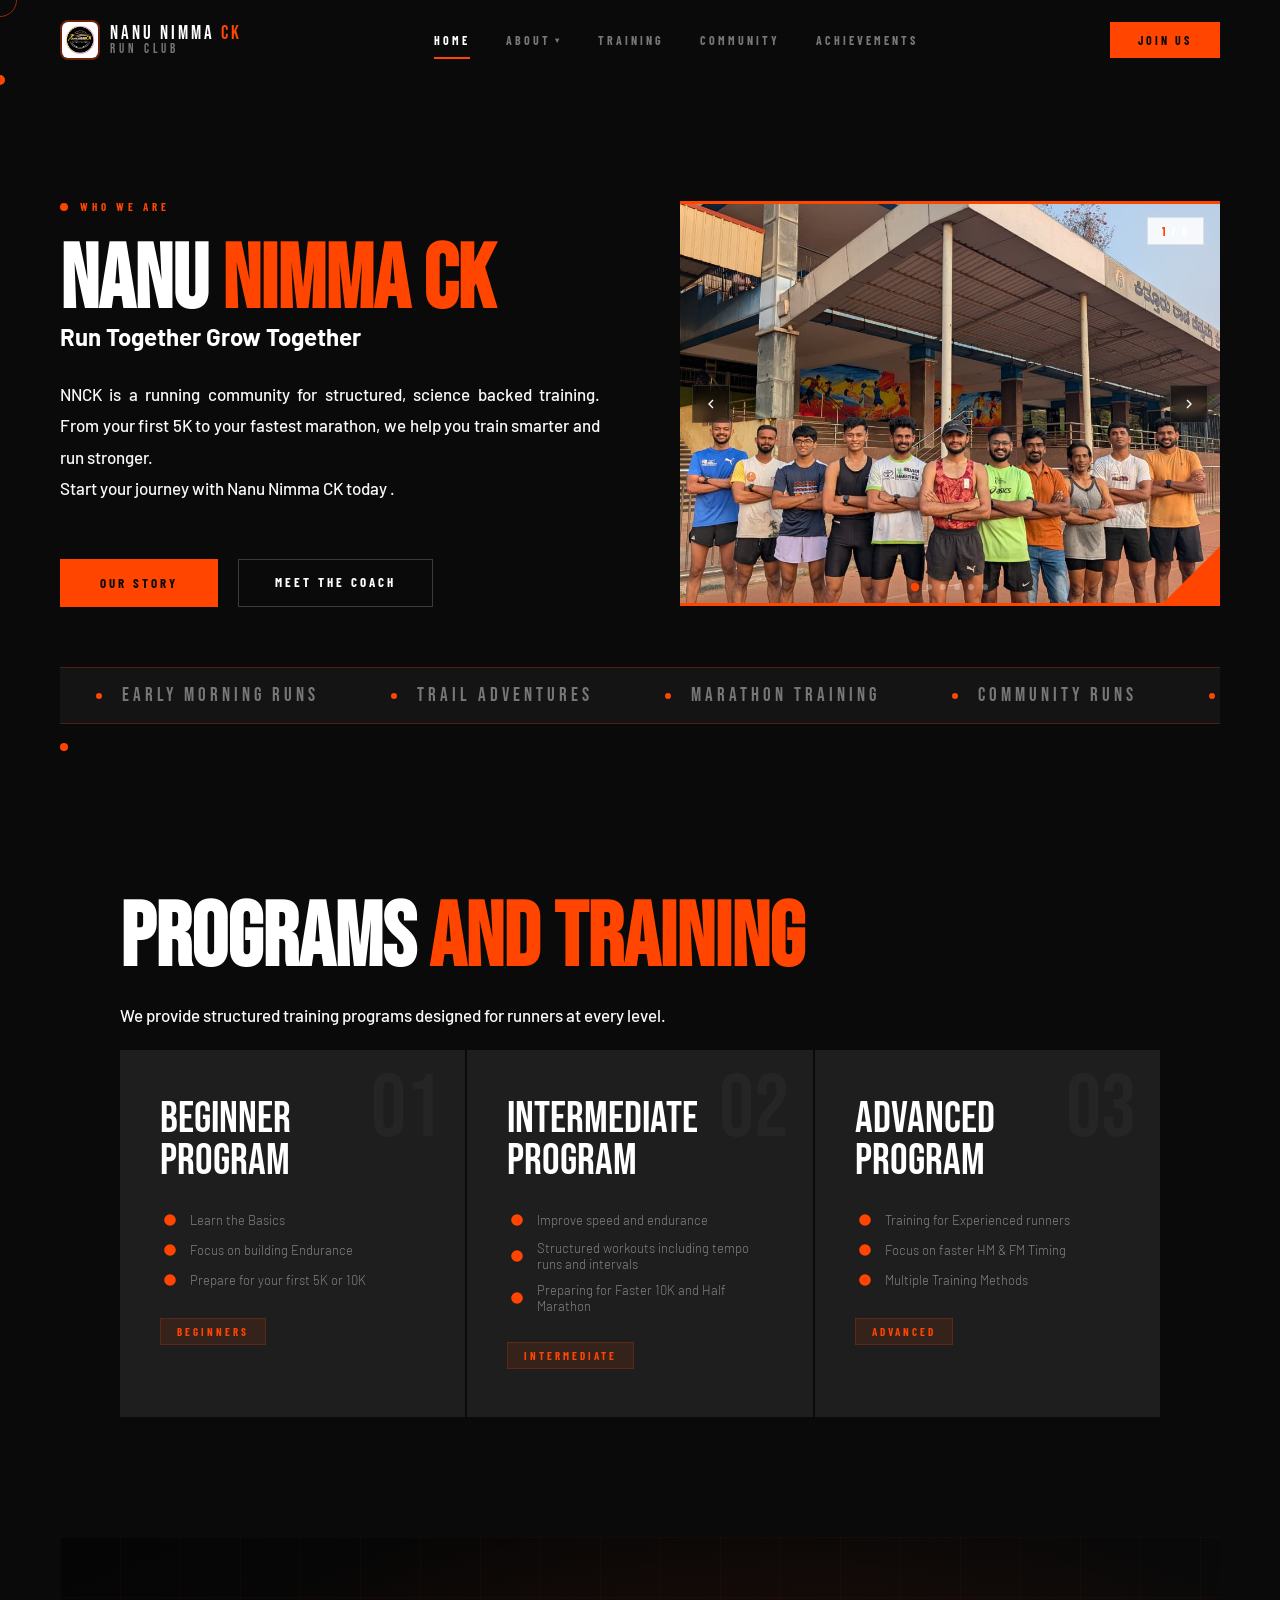
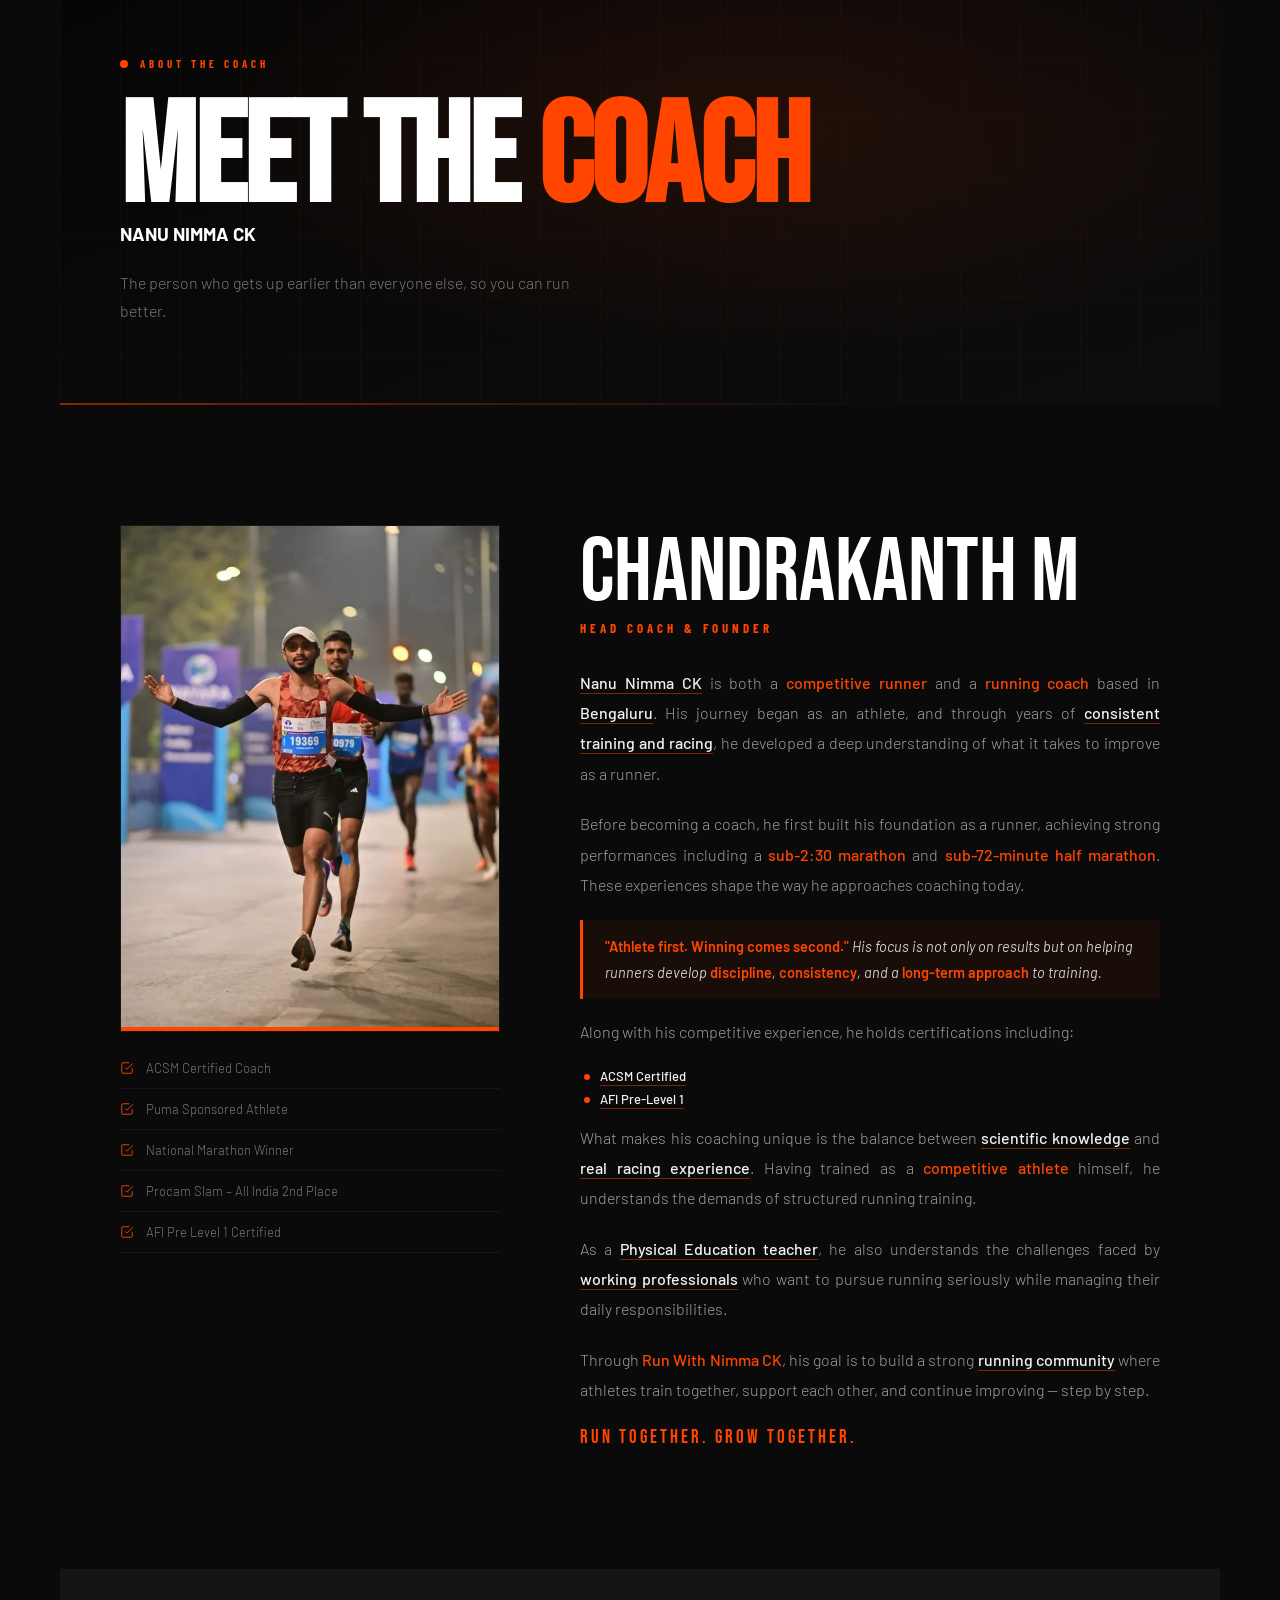
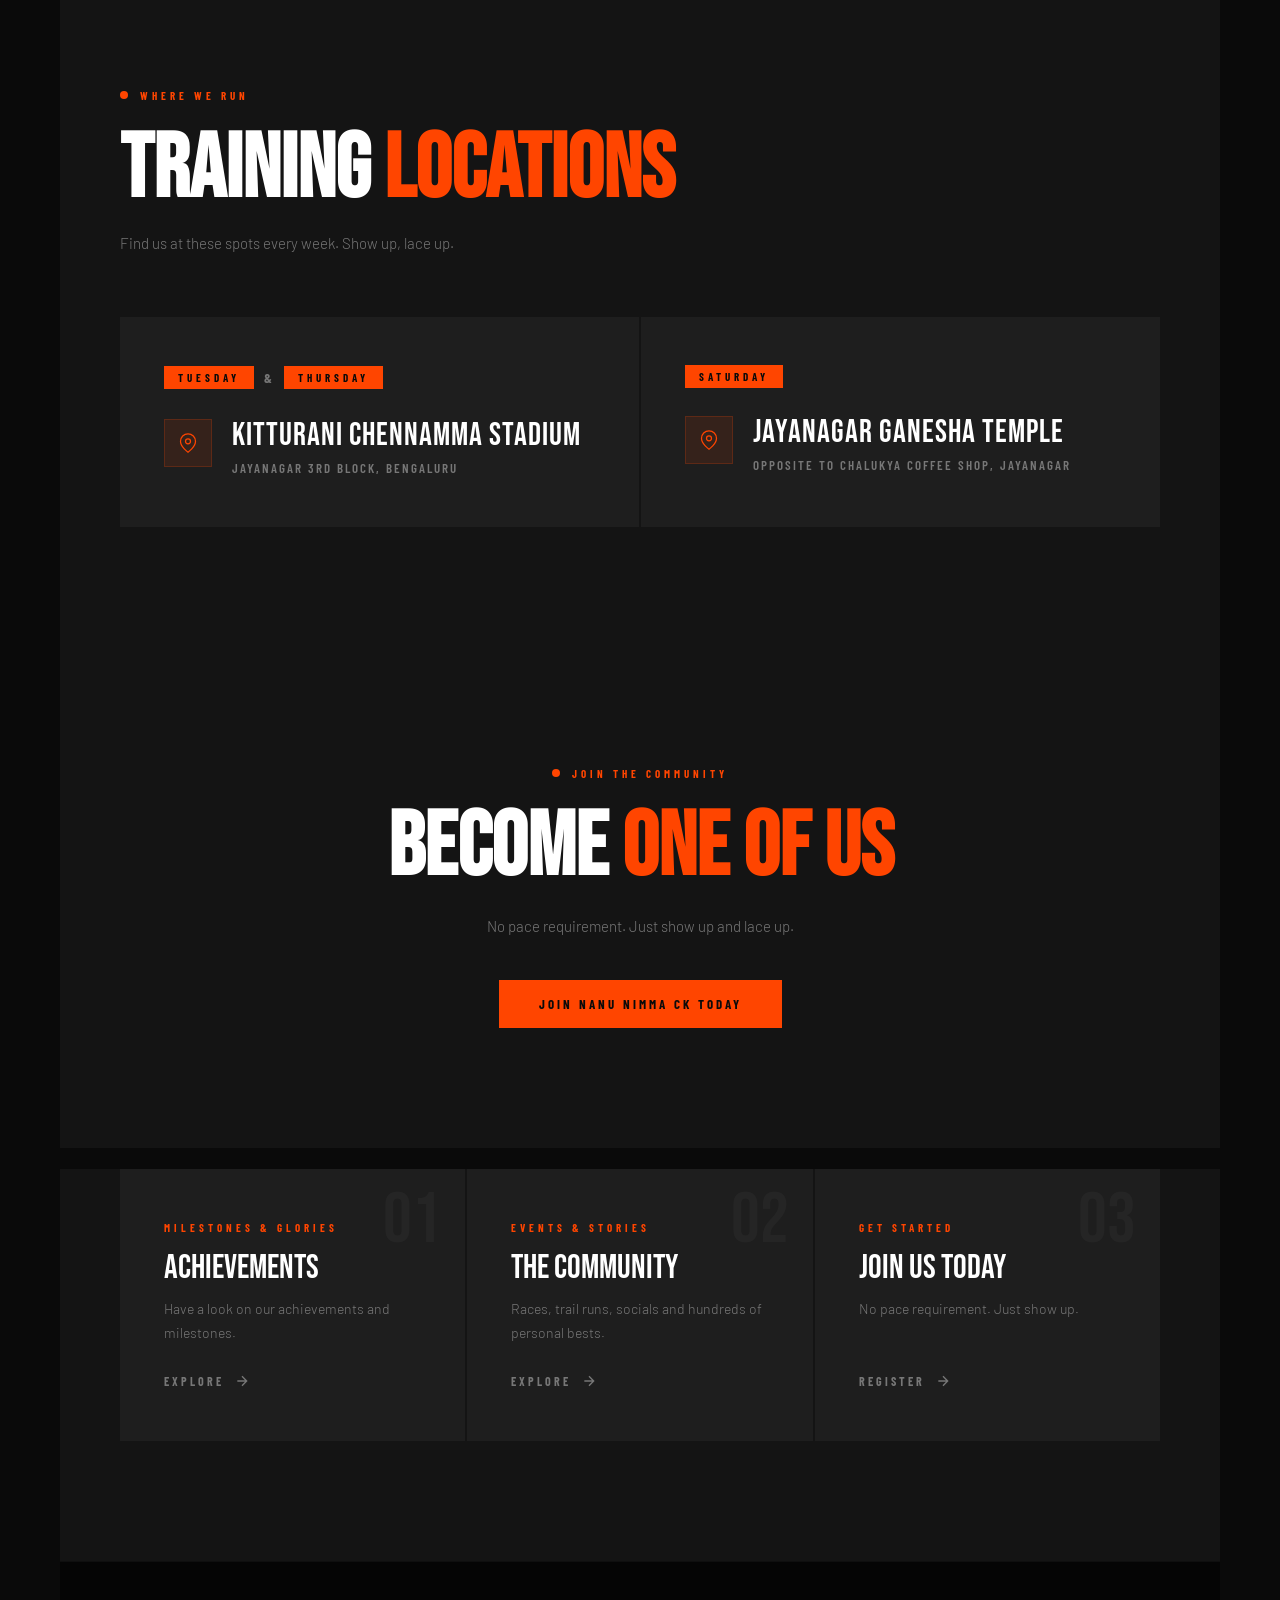
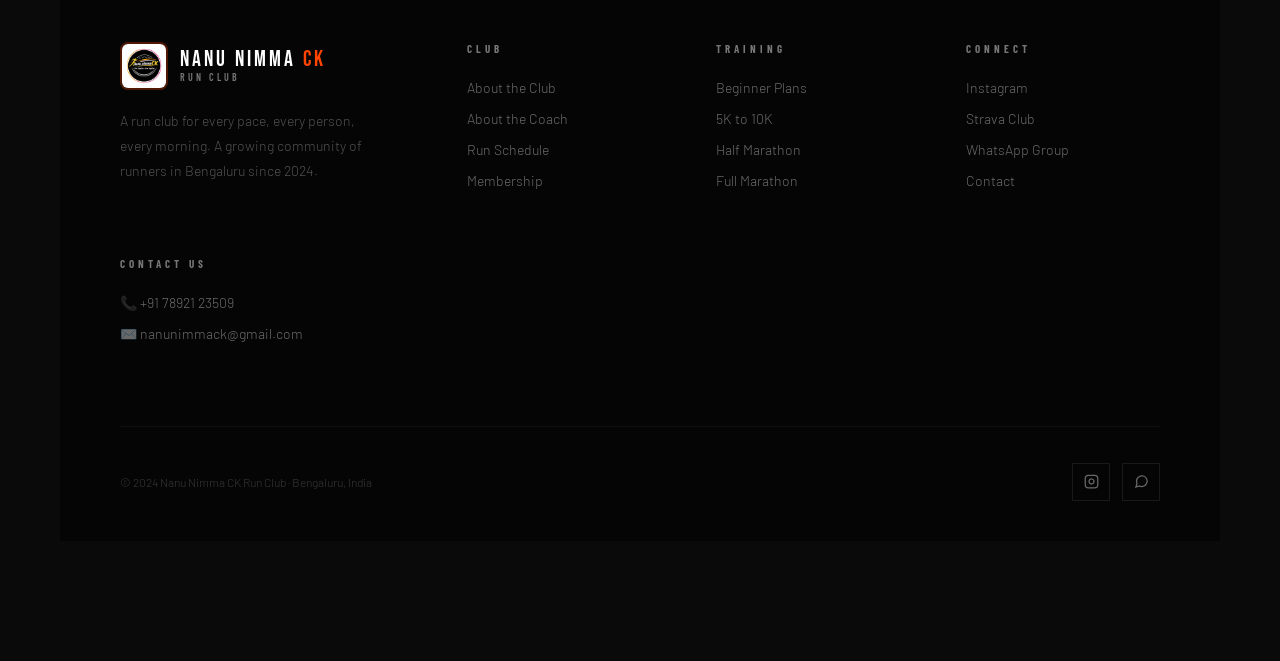
<file: index.html>
<!DOCTYPE html>
<html lang="en">
<head>
<!-- SEO Meta Tags -->
<meta name="description" content="Nanu Nimma CK Run Club — Bengaluru's community running club. Structured training, marathon coaching and weekly group runs for all levels.">
<meta name="keywords" content="run club Bengaluru, running coach Bengaluru, marathon training, CK runner, Nanu Nimma CK">
<meta name="author" content="Chandrakanth M">

<!-- Open Graph (for Google + social previews) -->
<meta property="og:title" content="Nanu Nimma CK Run Club">
<meta property="og:description" content="Bengaluru's community running club. Train smarter, run stronger.">
<meta property="og:url" content="https://nanunimmack.fit/">
<meta property="og:type" content="website">
<meta property="og:image" content="https://nanunimmack.fit/profile.jpeg">

<meta name="google-site-verification" content="fFWK10xYZNld2vjKLwLwmm7iOkbl5JPjr-4qwrEeDCE" />
<meta charset="UTF-8">
<meta name="viewport" content="width=device-width, initial-scale=1.0">
<title>Nanu Nimma CK — Home</title>
<link rel="preconnect" href="https://fonts.googleapis.com">
<link href="https://fonts.googleapis.com/css2?family=Bebas+Neue&family=Barlow+Condensed:wght@300;400;600;700&family=Barlow:wght@300;400;500&display=swap" rel="stylesheet">
<link rel="stylesheet" href="./styles.css">

<!-- Favicon -->
<link rel="icon" type="image/jpeg" href="./profile.jpeg">
<link rel="apple-touch-icon" href="./profile.jpeg">
<link rel="shortcut icon" href="./profile.jpeg">

<!-- Schema for Google -->
<script type="application/ld+json">
{
  "@context": "https://schema.org",
  "@type": "SportsClub",
  "name": "Nanu Nimma CK Run Club",
  "url": "https://nanunimmack.fit",
  "logo": "https://nanunimmack.fit/profile.jpeg",
  "image": "https://nanunimmack.fit/profile.jpeg",
  "description": "Bengaluru's community running club. Structured training, marathon coaching and weekly group runs for all levels.",
  "address": {
    "@type": "PostalAddress",
    "addressLocality": "Bengaluru",
    "addressCountry": "IN"
  },
  "telephone": "+917892123509",
  "email": "nanunimmack@gmail.com",
  "sameAs": [
    "https://www.instagram.com/ck_runner198"
  ]
}
</script>

</head>
<body>

<style>
  /* Bio justified text */
  .coach-bio p {
    text-align: justify;
    hyphens: auto;
    line-height: 1.9;
  }
  /* Orange highlight — achievements, key terms */
  .hl-orange {
    color: var(--orange);
    font-weight: 500;
  }
  /* Subtle white highlight — proper nouns, places */
  .hl-white {
    color: rgba(255,255,255,.95);
    font-weight: 500;
    border-bottom: 1px solid rgba(255,69,0,.45);
    padding-bottom: 1px;
  }
  /* Philosophy quote pull-out */
  .bio-quote {
    display: block;
    margin: 18px 0;
    padding: 14px 22px;
    border-left: 3px solid var(--orange);
    background: rgba(255,69,0,.06);
    font-style: italic;
    font-size: 14.5px;
    color: rgba(255,255,255,.8);
    line-height: 1.75;
  }
  .bio-quote strong {
    color: var(--orange);
    font-style: normal;
    font-weight: 600;
  }
  /* Cert inline list */
  .bio-certs {
    display: flex;
    flex-direction: column;
    gap: 5px;
    margin: 10px 0 14px 0;
    padding-left: 4px;
  }
  .bio-certs li {
    display: flex;
    align-items: center;
    gap: 10px;
    font-size: 13px;
    color: rgba(255,255,255,.65);
    font-weight: 300;
    list-style: none;
  }
  .bio-certs li::before {
    content: '';
    width: 6px; height: 6px;
    background: var(--orange);
    border-radius: 50%;
    flex-shrink: 0;
  }
  /* Sign-off */
  .bio-signoff {
    display: block;
    margin-top: 20px;
    font-family: 'Bebas Neue', sans-serif;
    font-size: 19px;
    letter-spacing: 3px;
    color: var(--orange);
  }
</style>

<!-- ── JOIN POPUP ── -->
<div class="popup-overlay" id="popupOverlay">
  <div class="popup">
    <button class="popup__close" id="popupClose" aria-label="Close">
      <svg viewBox="0 0 24 24"><path d="M18 6L6 18M6 6l12 12"/></svg>
    </button>

    <!-- Left: CTA -->
    <div class="popup__left">
      <div class="popup__bg"></div>
      <div class="popup__grid"></div>
      <div class="popup__content">
        <div class="label" style="margin-bottom:16px;">
          <div class="label__dot"></div>
          <span class="label__text">Run With Us</span>
        </div>
        <h2 class="popup__heading">JOIN <span>NANU<br>NIMMA CK</span></h2>
        <p class="popup__sub">No pace requirement. Just show up and lace up. Bengaluru's most welcoming run community.</p>
        <a href="join.html" class="popup__cta">
          Join Us Today
          <svg viewBox="0 0 24 24"><path d="M5 12h14M12 5l7 7-7 7"/></svg>
        </a>
      </div>
    </div>

    <!-- Right: Contact -->
    <div class="popup__right">
      <div class="popup__tag">Get In Touch</div>
      <h3 class="popup__contact-heading">REACH <span>US</span></h3>
      <p class="popup__contact-sub">Have questions? We're always happy to help you get started.</p>

      <div class="popup__contacts">
        <a href="tel:+917892123509" class="popup__contact-item">
          <div class="popup__contact-icon">
            <svg viewBox="0 0 24 24"><path d="M22 16.92v3a2 2 0 01-2.18 2 19.79 19.79 0 01-8.63-3.07A19.5 19.5 0 013.07 9.81 19.79 19.79 0 01.07 1.18 2 2 0 012.03 0h3a2 2 0 012 1.72 12.84 12.84 0 00.7 2.81 2 2 0 01-.45 2.11L6.09 7.91a16 16 0 006 6l1.27-1.27a2 2 0 012.11-.45 12.84 12.84 0 002.81.7A2 2 0 0122 14.92z"/></svg>
          </div>
          <div class="popup__contact-info">
            <span class="popup__contact-label">Phone / WhatsApp</span>
            <span class="popup__contact-val">+91 78921 23509</span>
          </div>
        </a>

        <a href="mailto:nanunimmack@gmail.com" class="popup__contact-item">
          <div class="popup__contact-icon">
            <svg viewBox="0 0 24 24"><path d="M4 4h16c1.1 0 2 .9 2 2v12c0 1.1-.9 2-2 2H4c-1.1 0-2-.9-2-2V6c0-1.1.9-2 2-2z"/><polyline points="22,6 12,13 2,6"/></svg>
          </div>
          <div class="popup__contact-info">
            <span class="popup__contact-label">Email Us</span>
            <span class="popup__contact-val">nanunimmack@gmail.com</span>
          </div>
        </a>

        <a href="https://www.instagram.com/ck_runner198?igsh=MWJ4cGlnZDIwdWhmbg==" target="_blank" rel="noopener" class="popup__contact-item">
          <div class="popup__contact-icon">
            <svg viewBox="0 0 24 24"><rect x="2" y="2" width="20" height="20" rx="5"/><path d="M16 11.37A4 4 0 1112.63 8 4 4 0 0116 11.37z"/><path d="M17.5 6.5h.01"/></svg>
          </div>
          <div class="popup__contact-info">
            <span class="popup__contact-label">Instagram</span>
            <span class="popup__contact-val">@ck_runner198</span>
          </div>
        </a>

        <a href="https://chat.whatsapp.com/FWKhlL9tx755j9TAaHpxI4" target="_blank" rel="noopener" class="popup__contact-item">
          <div class="popup__contact-icon">
            <svg viewBox="0 0 24 24" fill="none" stroke="currentColor" stroke-width="1.5"><path d="M21 11.5a8.38 8.38 0 01-.9 3.8 8.5 8.5 0 01-7.6 4.7 8.38 8.38 0 01-3.8-.9L3 21l1.9-5.7a8.38 8.38 0 01-.9-3.8 8.5 8.5 0 014.7-7.6 8.38 8.38 0 013.8-.9h.5a8.48 8.48 0 018 8v.5z"/></svg>
          </div>
          <div class="popup__contact-info">
            <span class="popup__contact-label">WhatsApp Group</span>
            <span class="popup__contact-val">Tap to Join the Group</span>
          </div>
        </a>
      </div>

      <p class="popup__dismiss" id="popupDismiss">Don't show again &nbsp;·&nbsp; <span id="popupSnooze">Remind me later</span></p>
    </div>
  </div>
</div>



<div class="cursor" id="cursor"></div>
<div class="cursor-ring" id="cursorRing"></div>

<!-- ── NAV ── -->
<nav class="nav" id="nav">
  <a href="index.html" class="nav__logo">
    <div class="nav__logo-icon"><img src="profile.jpeg" alt="Nanu Nimma CK Logo"></div>
    <div class="nav__logo-text">
      <span class="line2">NANU NIMMA <span>CK</span></span>
      <span class="line1">RUN CLUB</span>
    </div>
  </a>
  <ul class="nav__links">
    <li><a href="index.html" class="nav__link active">Home</a></li>
    <li class="nav__dropdown">
      <a class="nav__link" href="#">About <span class="nav__caret">▾</span></a>
      <div class="nav__dropdown-menu">
        <a href="about-club.html">About the Club</a>
        <a href="about-coach.html">About the Coach</a>
      </div>
    </li>
    <li><a href="runs.html" class="nav__link">Training</a></li>
    <li><a href="community.html" class="nav__link">Community</a></li>
    <li><a href="achievements.html" class="nav__link">Achievements</a></li>
  </ul>
  <a href="join.html" class="nav__join">Join Us</a>
  <button class="nav__hamburger" id="hamburger" aria-label="Menu">
    <span></span><span></span><span></span>
  </button>
</nav>

<!-- Mobile Nav -->
<div class="nav__mobile" id="mobileNav">
  <a href="index.html">Home</a>
  <span class="sub-label">About</span>
  <a href="about-club.html" style="font-size:28px;">About the Club</a>
  <a href="about-coach.html" style="font-size:28px;">About the Coach</a>
  <div class="divider"></div>
  <a href="runs.html">Training</a>
  <a href="community.html">Community</a>
  <a href="achievements.html">Achievements</a>
  <a href="join.html" class="mobile-join">Join Us</a>
</div>


<!-- ── ABOUT INTRO ── -->
<section class="section section--dark">
  <div class="about-intro-grid reveal">

    <!-- LEFT: text -->
    <div>
      <div class="label">
        <div class="label__dot"></div>
        <span class="label__text">Who We Are</span>
      </div>
      <h2 class="section__heading">NANU <span class="accent">Nimma CK</span></h2>
      <h2>Run Together Grow Together</h2>
      <p style="margin-top:28px; font-size:17px; font-weight:500; color:rgb(248, 248, 248); line-height:1.85;text-align: justify;"> NNCK is a running community for structured, science backed training. From your first 5K to your fastest marathon, we help you train smarter and run stronger. <br> Start your journey with Nanu Nimma CK today .</p>
<br>
      <div style="margin-top:36px; display:flex; gap:20px; flex-wrap:wrap;">
        <a href="about-club.html" class="btn-primary">Our Story</a>
        <a href="about-coach.html" class="btn-outline">Meet the Coach</a>
      </div>
    </div>

    <!-- RIGHT: auto gallery -->
    <div class="gallery-wrap" id="gallery">

      <!-- Slides — name your images gallery1.jpeg … gallery6.jpeg -->
      <div class="gallery-slide active"><img src="gallery1.jpeg" alt="Run Club Photo 1"></div>
      <div class="gallery-slide"><img src="gallery2.jpeg" alt="Run Club Photo 2"></div>
      <div class="gallery-slide"><img src="gallery3.jpeg" alt="Run Club Photo 3"></div>
      <div class="gallery-slide"><img src="gallery4.jpeg" alt="Run Club Photo 4"></div>
      <div class="gallery-slide"><img src="gallery5.jpeg" alt="Run Club Photo 5"></div>
      <div class="gallery-slide"><img src="gallery6.jpeg" alt="Run Club Photo 6"></div>

      <!-- Counter -->
      <div class="gallery-counter"><em id="galleryNum">1</em> / 6</div>

      <!-- Arrows -->
      <button class="gallery-btn gallery-btn--prev" id="galleryPrev" aria-label="Previous">
        <svg viewBox="0 0 24 24"><path d="M15 18l-6-6 6-6"/></svg>
      </button>
      <button class="gallery-btn gallery-btn--next" id="galleryNext" aria-label="Next">
        <svg viewBox="0 0 24 24"><path d="M9 18l6-6-6-6"/></svg>
      </button>

      <!-- Dots -->
      <div class="gallery-dots" id="galleryDots">
        <button class="gallery-dot active" data-index="0"></button>
        <button class="gallery-dot" data-index="1"></button>
        <button class="gallery-dot" data-index="2"></button>
        <button class="gallery-dot" data-index="3"></button>
        <button class="gallery-dot" data-index="4"></button>
        <button class="gallery-dot" data-index="5"></button>
      </div>

      <!-- Progress bar -->
      <div class="gallery-progress" id="galleryProgress"></div>
    </div>
  </div>



<!-- ── MARQUEE ── -->
<div class="marquee-band">
  <div class="marquee-band__track">
    <div class="marquee-band__item"><div class="marquee-band__dot"></div><span>Early Morning Runs</span></div>
    <div class="marquee-band__item"><div class="marquee-band__dot"></div><span>Trail Adventures</span></div>
    <div class="marquee-band__item"><div class="marquee-band__dot"></div><span>Marathon Training</span></div>
    <div class="marquee-band__item"><div class="marquee-band__dot"></div><span>Community Runs</span></div>
    <div class="marquee-band__item"><div class="marquee-band__dot"></div><span>Speed Workouts</span></div>
    <div class="marquee-band__item"><div class="marquee-band__dot"></div><span>Recovery Jogs</span></div>
    <div class="marquee-band__item"><div class="marquee-band__dot"></div><span>Race Day Support</span></div>
    <div class="marquee-band__item"><div class="marquee-band__dot"></div><span>Early Morning Runs</span></div>
    <div class="marquee-band__item"><div class="marquee-band__dot"></div><span>Trail Adventures</span></div>
    <div class="marquee-band__item"><div class="marquee-band__dot"></div><span>Marathon Training</span></div>
    <div class="marquee-band__item"><div class="marquee-band__dot"></div><span>Community Runs</span></div>
    <div class="marquee-band__item"><div class="marquee-band__dot"></div><span>Speed Workouts</span></div>
    <div class="marquee-band__item"><div class="marquee-band__dot"></div><span>Recovery Jogs</span></div>
    <div class="marquee-band__item"><div class="marquee-band__dot"></div><span>Race Day Support</span></div>
  </div>
</div>

<br>

      <!-- ── Training Programs Offered ── -->
<div>
      <div class="label">
        <div class="label__dot"></div>
      </div>
     
<section class="section section--dark">
   <h2 class="section__heading">Programs<span class="accent"> and Training</span></h2>
      <p style="margin-top:20px; font-size:17px; font-weight:500; color:rgb(248, 248, 248); line-height:1.85;"> We provide structured training programs designed for runners at every level.</p>
      <br>
  <div class="runs-grid reveal">
    <!-- Tuesday -->
    <div class="run-card">
      <div class="run-card__bg-num">01</div>
      <div class="run-card__name">Beginner<br>PROGRAM</div>
      <div class="run-card__details">
        <div class="run-detail">
          <div class="run-detail__icon">
             <svg viewBox="0 0 24 24"><circle cx="12" cy="12" r="10"/><path d="M12 6v6l4 2"/></svg>
          </div>
          <span>Learn the Basics</span>
        </div>
        <div class="run-detail">
          <div class="run-detail__icon">
            <svg viewBox="0 0 24 24"><circle cx="12" cy="12" r="10"/><path d="M12 6v6l4 2"/></svg>
          </div>
          <span> Focus on building Endurance</span>
        </div>
        <div class="run-detail">
          <div class="run-detail__icon">
          <svg viewBox="0 0 24 24"><circle cx="12" cy="12" r="10"/><path d="M12 6v6l4 2"/></svg>          
        </div>
          <span>Prepare for your first 5K or 10K</span>
        </div>
      </div>
      <div class="run-card__badge">Beginners</div>
    </div>

    <div class="run-card">
      <div class="run-card__bg-num">02</div>
      <div class="run-card__name">Intermediate<br>Program</div>
      <div class="run-card__details">
        <div class="run-detail">
          <div class="run-detail__icon">
             <svg viewBox="0 0 24 24"><circle cx="12" cy="12" r="10"/><path d="M12 6v6l4 2"/></svg>
          </div>
          <span>Improve speed and endurance</span>
        </div>
        <div class="run-detail">
          <div class="run-detail__icon">
            <svg viewBox="0 0 24 24"><circle cx="12" cy="12" r="10"/><path d="M12 6v6l4 2"/></svg>
          </div>
          <span> Structured workouts including tempo runs and intervals</span>
        </div>
        <div class="run-detail">
          <div class="run-detail__icon">
          <svg viewBox="0 0 24 24"><circle cx="12" cy="12" r="10"/><path d="M12 6v6l4 2"/></svg>          
        </div>
          <span>Preparing for Faster 10K and Half Marathon</span>
        </div>
      </div>
      <div class="run-card__badge">Intermediate</div>
    </div>

    <div class="run-card">
      <div class="run-card__bg-num">03</div>
      <div class="run-card__name">Advanced <br>Program</div>
      <div class="run-card__details">
        <div class="run-detail">
          <div class="run-detail__icon">
             <svg viewBox="0 0 24 24"><circle cx="12" cy="12" r="10"/><path d="M12 6v6l4 2"/></svg>
          </div>
          <span>Training for Experienced runners</span>
        </div>
        <div class="run-detail">
          <div class="run-detail__icon">
            <svg viewBox="0 0 24 24"><circle cx="12" cy="12" r="10"/><path d="M12 6v6l4 2"/></svg>
          </div>
          <span>Focus on faster HM & FM Timing</span>
        </div>
        <div class="run-detail">
          <div class="run-detail__icon">
          <svg viewBox="0 0 24 24"><circle cx="12" cy="12" r="10"/><path d="M12 6v6l4 2"/></svg>          
        </div>
          <span>Multiple Training Methods</span>
        </div>
      </div>
      <div class="run-card__badge">Advanced</div>
      </section>
    </div>
    </div>


    <!-- ── PAGE HERO ── -->
<section class="page-hero">
  <div class="page-hero__bg"></div>
  <div class="page-hero__grid"></div>
  <div class="page-hero__bar"></div>
  <div class="page-hero__content">
    <div class="label">
      <div class="label__dot"></div>
      <span class="label__text">About the Coach</span>
    </div>
    <h1 class="page-hero__title">MEET THE <span class="accent">COACH</span></h1>
    <h1>NANU NIMMA <span class="accent">CK</span></h1>
    <p class="page-hero__sub">The person who gets up earlier than everyone else, so you can run better.</p>
  </div>
</section>

<!-- ── COACH PROFILE ── -->
<section class="section section--dark">
  <div class="coach-hero-card reveal">
    <div class="coach-photo-wrap">
      <div class="coach-photo">
        <img src="ckprofile.jpeg" alt="Coach Photo" style="width:100%;height:100%;object-fit:cover;object-position:top;display:block;">
        <div class="coach-photo__accent"></div>
      </div>
      <div class="coach-credentials">
        <div class="coach-cred">
          <svg viewBox="0 0 24 24"><path d="M9 11l3 3L22 4"/><path d="M21 12v7a2 2 0 01-2 2H5a2 2 0 01-2-2V5a2 2 0 012-2h11"/></svg>
          <span>ACSM Certified Coach  </span>
        </div>
        <div class="coach-cred">
          <svg viewBox="0 0 24 24"><path d="M9 11l3 3L22 4"/><path d="M21 12v7a2 2 0 01-2 2H5a2 2 0 01-2-2V5a2 2 0 012-2h11"/></svg>
          <span>Puma Sponsored Athlete  </span>
        </div>
        <div class="coach-cred">
          <svg viewBox="0 0 24 24"><path d="M9 11l3 3L22 4"/><path d="M21 12v7a2 2 0 01-2 2H5a2 2 0 01-2-2V5a2 2 0 012-2h11"/></svg>
          <span>National Marathon Winner</span>
        </div>
        <div class="coach-cred">
          <svg viewBox="0 0 24 24"><path d="M9 11l3 3L22 4"/><path d="M21 12v7a2 2 0 01-2 2H5a2 2 0 01-2-2V5a2 2 0 012-2h11"/></svg>
          <span>Procam Slam – All India 2nd Place  </span>
        </div>
        <div class="coach-cred">
          <svg viewBox="0 0 24 24"><path d="M9 11l3 3L22 4"/><path d="M21 12v7a2 2 0 01-2 2H5a2 2 0 01-2-2V5a2 2 0 012-2h11"/></svg>
          <span>AFI Pre Level 1 Certified</span>
        </div>
      </div>
    </div>

    <div class="coach-info">
      <div class="coach-name">CHANDRAKANTH M</div>
      <div class="coach-role">Head Coach & Founder</div>
      <div class="coach-bio">

        <p><span class="hl-white">Nanu Nimma CK</span> is both a <span class="hl-orange">competitive runner</span> and a <span class="hl-orange">running coach</span> based in <span class="hl-white">Bengaluru</span>. His journey began as an athlete, and through years of <span class="hl-white">consistent training and racing</span>, he developed a deep understanding of what it takes to improve as a runner.</p>

        <p>Before becoming a coach, he first built his foundation as a runner, achieving strong performances including a <span class="hl-orange">sub-2:30 marathon</span> and <span class="hl-orange">sub-72-minute half marathon</span>. These experiences shape the way he approaches coaching today.</p>

        <span class="bio-quote"><strong>"Athlete first. Winning comes second."</strong> His focus is not only on results but on helping runners develop <strong>discipline</strong>, <strong>consistency</strong>, and a <strong>long-term approach</strong> to training.</span>

        <p>Along with his competitive experience, he holds certifications including:</p>
        <ul class="bio-certs">
          <li><span class="hl-white">ACSM Certified</span></li>
          <li><span class="hl-white">AFI Pre-Level 1</span></li>
        </ul>

        <p>What makes his coaching unique is the balance between <span class="hl-white">scientific knowledge</span> and <span class="hl-white">real racing experience</span>. Having trained as a <span class="hl-orange">competitive athlete</span> himself, he understands the demands of structured running training.</p>

        <p>As a <span class="hl-white">Physical Education teacher</span>, he also understands the challenges faced by <span class="hl-white">working professionals</span> who want to pursue running seriously while managing their daily responsibilities.</p>

        <p>Through <span class="hl-orange">Run With Nimma CK</span>, his goal is to build a strong <span class="hl-white">running community</span> where athletes train together, support each other, and continue improving — step by step.</p>

        <span class="bio-signoff">Run Together. Grow Together.</span>

      </div>
      </div>
    </div>
  </div>
</section>

<!-- ── TRAINING LOCATIONS ── -->
<section class="section section--charcoal">
  <div class="reveal">
    <div class="label">
      <div class="label__dot"></div>
      <span class="label__text">Where We Run</span>
    </div>
    <h2 class="section__heading">TRAINING <span class="accent">LOCATIONS</span></h2>
    <p style="margin-top:20px; font-size:15px; font-weight:300; color:var(--muted); max-width:480px; line-height:1.75;">Find us at these spots every week. Show up, lace up.</p>
  </div>

  <div class="location-grid reveal" style="margin-top:60px;">

    <!-- Location 1 -->
    <div class="location-card">
      <div class="location-card__days">
        <span>Tuesday</span>
        <span>&</span>
        <span>Thursday</span>
      </div>
      <div class="location-card__body">
        <div class="location-card__icon">
          <svg viewBox="0 0 24 24" fill="none" stroke="currentColor" stroke-width="1.5">
            <path d="M21 10c0 7-9 13-9 13s-9-6-9-13a9 9 0 0118 0z"/>
            <circle cx="12" cy="10" r="3"/>
          </svg>
        </div>
        <div>
          <div class="location-card__name">Kitturani Chennamma Stadium</div>
          <div class="location-card__address">Jayanagar 3rd Block, Bengaluru</div>
        </div>
      </div>
      <div class="location-card__bar"></div>
    </div>

    <!-- Location 2 -->
    <div class="location-card">
      <div class="location-card__days">
        <span>Saturday</span>
      </div>
      <div class="location-card__body">
        <div class="location-card__icon">
          <svg viewBox="0 0 24 24" fill="none" stroke="currentColor" stroke-width="1.5">
            <path d="M21 10c0 7-9 13-9 13s-9-6-9-13a9 9 0 0118 0z"/>
            <circle cx="12" cy="10" r="3"/>
          </svg>
        </div>
        <div>
          <div class="location-card__name">Jayanagar Ganesha Temple</div>
          <div class="location-card__address">Opposite to Chalukya Coffee Shop, Jayanagar</div>
        </div>
      </div>
      <div class="location-card__bar"></div>
    </div>

  </div>
</section>


<!-- ── CTA ── -->
<section class="section section--charcoal" style="text-align:center;">
  <div class="reveal">
    <div class="label" style="justify-content:center;">
      <div class="label__dot"></div>
      <span class="label__text">Join the Community</span>
    </div>
    <h2 class="section__heading">BECOME <span class="accent">ONE OF US</span></h2>
    <p style="margin:24px auto 40px; max-width:420px; font-size:15px; font-weight:300; color:var(--muted); line-height:1.8;">No pace requirement. Just show up and lace up.</p>
    <a href="join.html" class="btn-primary">Join Nanu Nimma CK Today</a>
  </div>
</section>

<br>

<!-- ── QUICK LINKS ── -->
<section class="section section--charcoal" style="padding-top:0;">
  <div class="quick-links reveal">
    <a href="achievements.html" class="quick-link-card">
      <div class="quick-link-card__num">01</div>
      <div>
        <div class="quick-link-card__tag">Milestones & Glories</div>
        <div class="quick-link-card__title">Achievements </div>
        <p class="quick-link-card__desc">Have a look on our achievements and milestones.</p>
      </div>
      <div class="quick-link-card__arrow">
        Explore <svg viewBox="0 0 24 24"><path d="M5 12h14M12 5l7 7-7 7"/></svg>
      </div>
    </a>
    <a href="community.html" class="quick-link-card">
      <div class="quick-link-card__num">02</div>
      <div>
        <div class="quick-link-card__tag">Events & Stories</div>
        <div class="quick-link-card__title">THE COMMUNITY</div>
        <p class="quick-link-card__desc">Races, trail runs, socials and hundreds of personal bests.</p>
      </div>
      <div class="quick-link-card__arrow">
        Explore <svg viewBox="0 0 24 24"><path d="M5 12h14M12 5l7 7-7 7"/></svg>
      </div>
    </a>
    <a href="join.html" class="quick-link-card">
      <div class="quick-link-card__num">03</div>
      <div>
        <div class="quick-link-card__tag">Get Started</div>
        <div class="quick-link-card__title">JOIN US TODAY</div>
        <p class="quick-link-card__desc">No pace requirement. Just show up.</p>
      </div>
      <div class="quick-link-card__arrow">
        Register <svg viewBox="0 0 24 24"><path d="M5 12h14M12 5l7 7-7 7"/></svg>
      </div>
    </a>
  </div>
</section>

<!-- ── FOOTER ── -->
<footer class="footer">
  <div class="footer__top">
    <div class="footer__brand">
      <div class="footer__brand-logo"><div class="footer__brand-logo-icon"><img src="profile.jpeg" alt="Nanu Nimma CK Logo"></div><div class="footer__brand-logo-text"><span class="fl2">NANU NIMMA <span>CK</span></span><span class="fl1">Run Club</span></div></div>
      <p class="footer__brand-text">A run club for every pace, every person, every morning. A growing community of runners in Bengaluru since 2024.</p>
    </div>
    <div class="footer__col">
      <h5>Club</h5>
      <ul>
        <li><a href="about-club.html">About the Club</a></li>
        <li><a href="about-coach.html">About the Coach</a></li>
        <li><a href="runs.html">Run Schedule</a></li>
        <li><a href="join.html">Membership</a></li>
      </ul>
    </div>
    <div class="footer__col">
      <h5>Training</h5>
      <ul>
        <li><a href="runs.html">Beginner Plans</a></li>
        <li><a href="runs.html">5K to 10K</a></li>
        <li><a href="runs.html">Half Marathon</a></li>
        <li><a href="runs.html">Full Marathon</a></li>
      </ul>
    </div>
    <div class="footer__col">
      <h5>Connect</h5>
      <ul>
        <li><a href="https://www.instagram.com/ck_runner198?igsh=MWJ4cGlnZDIwdWhmbg==" target="_blank" rel="noopener">Instagram</a></li>
        <li><a href="#">Strava Club</a></li>
        <li><a href="" target="_blank" rel="noopener">WhatsApp Group</a></li>
        <li><a href="#">Contact</a></li>
      </ul>
    </div>
    <div class="footer__col">
      <h5>Contact Us</h5>
      <ul>
        <li><a href="tel:+917892123509">📞 +91 78921 23509</a></li>
        <li><a href="mailto:nanunimmack@gmail.com">✉️ nanunimmack@gmail.com</a></li>
      </ul>
    </div>
  </div>
  <div class="footer__bottom">
    <p class="footer__copy">© 2024 Nanu Nimma CK Run Club · Bengaluru, India</p>
    <div class="socials">
      <a href="https://www.instagram.com/ck_runner198?igsh=MWJ4cGlnZDIwdWhmbg==" target="_blank" rel="noopener" class="social-btn"><svg viewBox="0 0 24 24"><rect x="2" y="2" width="20" height="20" rx="5"/><path d="M16 11.37A4 4 0 1112.63 8 4 4 0 0116 11.37z"/><path d="M17.5 6.5h.01"/></svg></a>
      <a href="https://wa.me/917892123509" target="_blank" rel="noopener" class="social-btn"><svg viewBox="0 0 24 24" fill="none" stroke="currentColor" stroke-width="1.5"><path d="M21 11.5a8.38 8.38 0 01-.9 3.8 8.5 8.5 0 01-7.6 4.7 8.38 8.38 0 01-3.8-.9L3 21l1.9-5.7a8.38 8.38 0 01-.9-3.8 8.5 8.5 0 014.7-7.6 8.38 8.38 0 013.8-.9h.5a8.48 8.48 0 018 8v.5z"/></svg></a>
    </div>
  </div>
</footer>

<script src="main.js"></script>
</body>
</html>
</file>
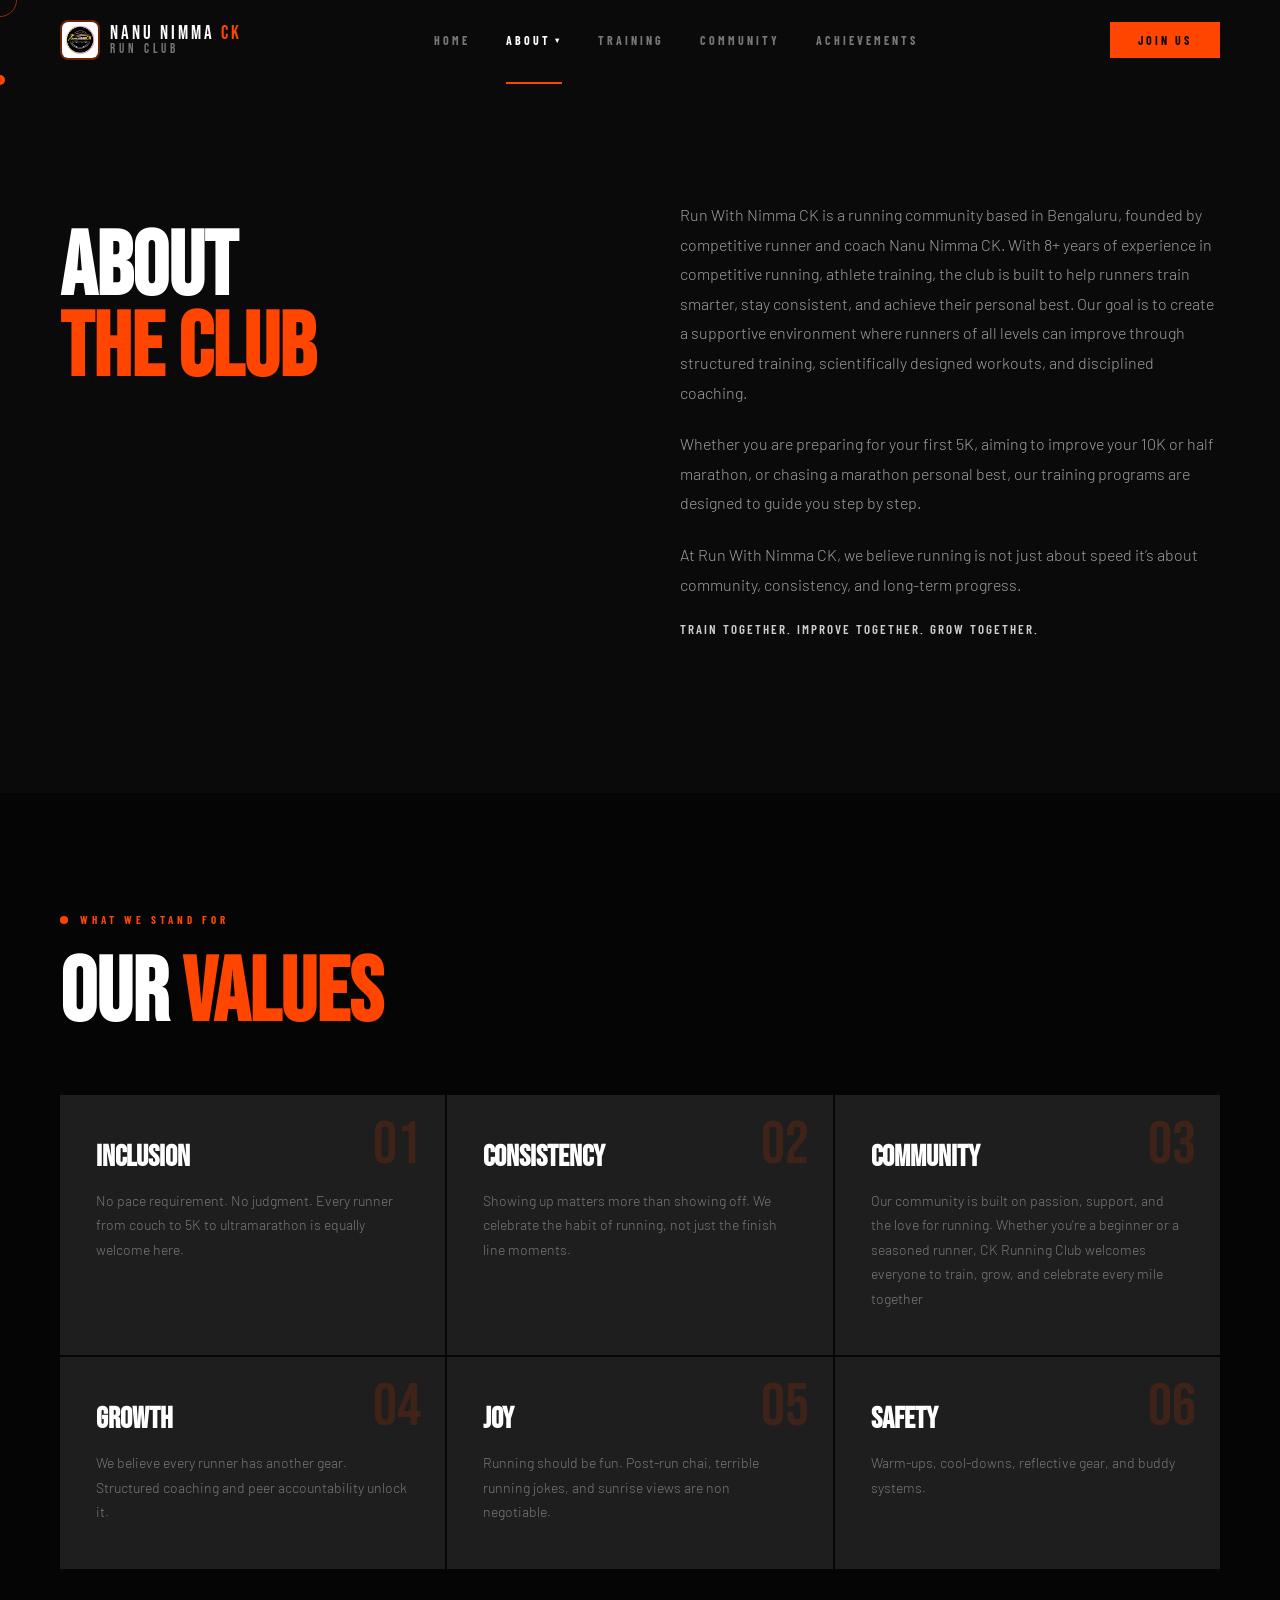
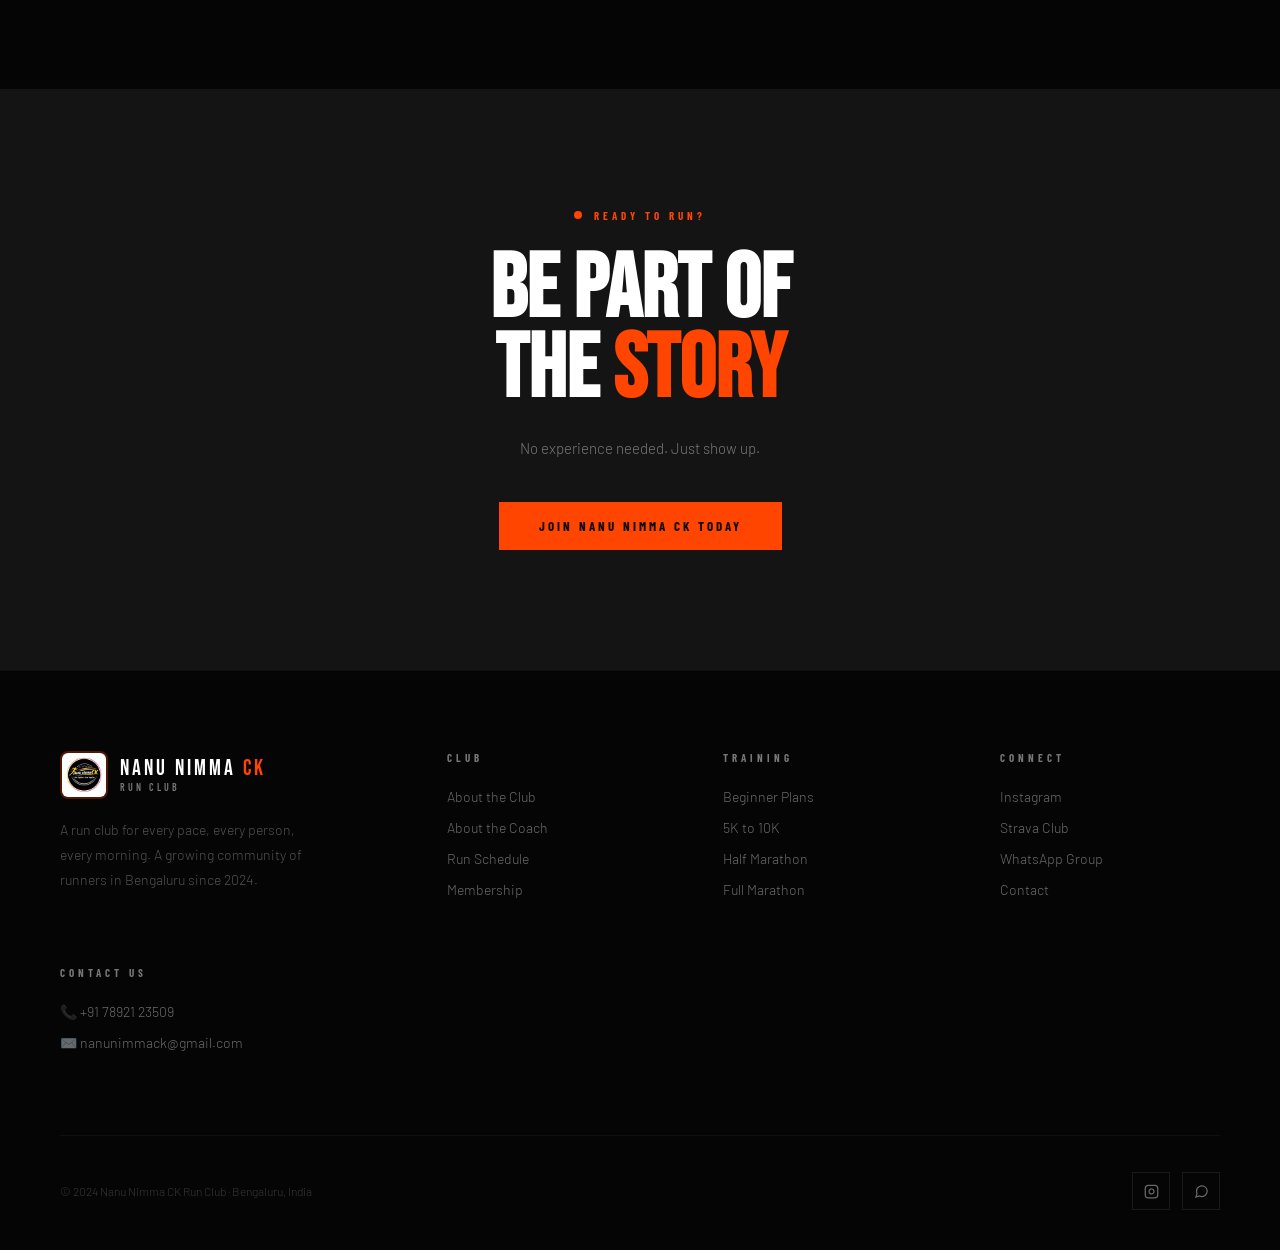
<file: about-club.html>
<!DOCTYPE html>
<html lang="en">
<head>
<!-- SEO Meta Tags -->
<meta name="description" content="Nanu Nimma CK Run Club — Bengaluru's community running club. Structured training, marathon coaching and weekly group runs for all levels.">
<meta name="keywords" content="run club Bengaluru, running coach Bengaluru, marathon training, CK runner, Nanu Nimma CK">
<meta name="author" content="Chandrakanth M">

<!-- Open Graph (for Google + social previews) -->
<meta property="og:title" content="Nanu Nimma CK Run Club">
<meta property="og:description" content="Bengaluru's community running club. Train smarter, run stronger.">
<meta property="og:url" content="https://nanunimmack.fit/">
<meta property="og:type" content="website">
<meta property="og:image" content="https://nanunimmack.fit/profile.jpeg">

<meta name="google-site-verification" content="fFWK10xYZNld2vjKLwLwmm7iOkbl5JPjr-4qwrEeDCE" />
<meta charset="UTF-8">
<meta name="viewport" content="width=device-width, initial-scale=1.0">
<title>Nanu Nimma CK — About the Club</title>
<link rel="preconnect" href="https://fonts.googleapis.com">
<link href="https://fonts.googleapis.com/css2?family=Bebas+Neue&family=Barlow+Condensed:wght@300;400;600;700&family=Barlow:wght@300;400;500&display=swap" rel="stylesheet">
<link rel="stylesheet" href="./styles.css">

<!-- Favicon -->
<link rel="icon" type="image/jpeg" href="./profile.jpeg">
<link rel="apple-touch-icon" href="./profile.jpeg">
<link rel="shortcut icon" href="./profile.jpeg">

</head>
<body>

<!-- ── JOIN POPUP ── -->
<div class="popup-overlay" id="popupOverlay">
  <div class="popup">
    <button class="popup__close" id="popupClose" aria-label="Close">
      <svg viewBox="0 0 24 24"><path d="M18 6L6 18M6 6l12 12"/></svg>
    </button>

    <!-- Left: CTA -->
    <div class="popup__left">
      <div class="popup__bg"></div>
      <div class="popup__grid"></div>
      <div class="popup__content">
        <div class="label" style="margin-bottom:16px;">
          <div class="label__dot"></div>
          <span class="label__text">Run With Us</span>
        </div>
        <h2 class="popup__heading">JOIN <span>NANU<br>NIMMA CK</span></h2>
        <p class="popup__sub">No pace requirement. Just show up and lace up. Bengaluru's most welcoming run community.</p>
        <a href="join.html" class="popup__cta">
          Join Us Today
          <svg viewBox="0 0 24 24"><path d="M5 12h14M12 5l7 7-7 7"/></svg>
        </a>
      </div>
    </div>

    <!-- Right: Contact -->
    <div class="popup__right">
      <div class="popup__tag">Get In Touch</div>
      <h3 class="popup__contact-heading">REACH <span>US</span></h3>
      <p class="popup__contact-sub">Have questions? We're always happy to help you get started.</p>

      <div class="popup__contacts">
        <a href="tel:+917892123509" class="popup__contact-item">
          <div class="popup__contact-icon">
            <svg viewBox="0 0 24 24"><path d="M22 16.92v3a2 2 0 01-2.18 2 19.79 19.79 0 01-8.63-3.07A19.5 19.5 0 013.07 9.81 19.79 19.79 0 01.07 1.18 2 2 0 012.03 0h3a2 2 0 012 1.72 12.84 12.84 0 00.7 2.81 2 2 0 01-.45 2.11L6.09 7.91a16 16 0 006 6l1.27-1.27a2 2 0 012.11-.45 12.84 12.84 0 002.81.7A2 2 0 0122 14.92z"/></svg>
          </div>
          <div class="popup__contact-info">
            <span class="popup__contact-label">Phone / WhatsApp</span>
            <span class="popup__contact-val">+91 78921 23509</span>
          </div>
        </a>

        <a href="mailto:nanunimmack@gmail.com" class="popup__contact-item">
          <div class="popup__contact-icon">
            <svg viewBox="0 0 24 24"><path d="M4 4h16c1.1 0 2 .9 2 2v12c0 1.1-.9 2-2 2H4c-1.1 0-2-.9-2-2V6c0-1.1.9-2 2-2z"/><polyline points="22,6 12,13 2,6"/></svg>
          </div>
          <div class="popup__contact-info">
            <span class="popup__contact-label">Email Us</span>
            <span class="popup__contact-val">nanunimmack@gmail.com</span>
          </div>
        </a>

        <a href="https://www.instagram.com/ck_runner198?igsh=MWJ4cGlnZDIwdWhmbg==" target="_blank" rel="noopener" class="popup__contact-item">
          <div class="popup__contact-icon">
            <svg viewBox="0 0 24 24"><rect x="2" y="2" width="20" height="20" rx="5"/><path d="M16 11.37A4 4 0 1112.63 8 4 4 0 0116 11.37z"/><path d="M17.5 6.5h.01"/></svg>
          </div>
          <div class="popup__contact-info">
            <span class="popup__contact-label">Instagram</span>
            <span class="popup__contact-val">@ck_runner198</span>
          </div>
        </a>

        <a href="https://chat.whatsapp.com/FWKhlL9tx755j9TAaHpxI4" target="_blank" rel="noopener" class="popup__contact-item">
          <div class="popup__contact-icon">
            <svg viewBox="0 0 24 24" fill="none" stroke="currentColor" stroke-width="1.5"><path d="M21 11.5a8.38 8.38 0 01-.9 3.8 8.5 8.5 0 01-7.6 4.7 8.38 8.38 0 01-3.8-.9L3 21l1.9-5.7a8.38 8.38 0 01-.9-3.8 8.5 8.5 0 014.7-7.6 8.38 8.38 0 013.8-.9h.5a8.48 8.48 0 018 8v.5z"/></svg>
          </div>
          <div class="popup__contact-info">
            <span class="popup__contact-label">WhatsApp Group</span>
            <span class="popup__contact-val">Tap to Join the Group</span>
          </div>
        </a>
      </div>

      <p class="popup__dismiss" id="popupDismiss">Don't show again &nbsp;·&nbsp; <span id="popupSnooze">Remind me later</span></p>
    </div>
  </div>
</div>

<div class="cursor" id="cursor"></div>
<div class="cursor-ring" id="cursorRing"></div>

<!-- ── NAV ── -->
<nav class="nav" id="nav">
  <a href="index.html" class="nav__logo">
    <div class="nav__logo-icon"><img src="profile.jpeg" alt="Nanu Nimma CK Logo"></div>
    <div class="nav__logo-text">
      <span class="line2">NANU NIMMA <span>CK</span></span>
      <span class="line1">RUN CLUB</span>
    </div>
  </a>
  <ul class="nav__links">
    <li><a href="index.html" class="nav__link">Home</a></li>
    <li class="nav__dropdown">
      <a class="nav__link active" href="#">About <span class="nav__caret">▾</span></a>
      <div class="nav__dropdown-menu">
        <a href="about-club.html">About the Club</a>
        <a href="about-coach.html">About the Coach</a>
      </div>
    </li>
    <li><a href="runs.html" class="nav__link">Training</a></li>
    <li><a href="community.html" class="nav__link">Community</a></li>
    <li><a href="achievements.html" class="nav__link">Achievements</a></li>
  </ul>
  <a href="join.html" class="nav__join">Join Us</a>
  <button class="nav__hamburger" id="hamburger" aria-label="Menu">
    <span></span><span></span><span></span>
  </button>
</nav>

<!-- Mobile Nav -->
<div class="nav__mobile" id="mobileNav">
  <a href="index.html">Home</a>
  <span class="sub-label">About</span>
  <a href="about-club.html" style="font-size:28px;">About the Club</a>
  <a href="about-coach.html" style="font-size:28px;">About the Coach</a>
  <div class="divider"></div>
  <a href="runs.html">Training</a>
  <a href="community.html">Community</a>
  <a href="achievements.html">Achievements</a>
  <a href="join.html" class="mobile-join">Join Us</a>
</div>


<!-- ── STORY SECTION ── -->
<section class="section section--dark">
  <div class="about-split reveal">
    <div>
      <div class="label">
      </div>
      <h1 class="section__heading">About<br><span class="accent">THE CLUB</span></h1>
    </div>
    <div>
      <p>Run With Nimma CK is a running community based in Bengaluru, founded by competitive runner and coach Nanu Nimma CK. With 8+ years of experience in competitive running, athlete training, the club is built to help runners train smarter, stay consistent, and achieve their personal best.
Our goal is to create a supportive environment where runners of all levels can improve through structured training, scientifically designed workouts, and disciplined coaching.</p>
      <p>Whether you are preparing for your first 5K, aiming to improve your 10K or half marathon, or chasing a marathon personal best, our training programs are designed to guide you step by step.</p>
      <p>At Run With Nimma CK, we believe running is not just about speed  it’s about community, consistency, and long-term progress.</p>
      <div class="feature-item"><span>Train together. Improve together. Grow together.</span></div>
      <div class="feature-list" style="margin-top:36px;">
        
      </div>
    </div>
  </div>
</section>


<!-- ── VALUES ── -->
<section class="section section--darker">
  <div class="reveal">
    <div class="label">
      <div class="label__dot"></div>
      <span class="label__text">What We Stand For</span>
    </div>
    <h2 class="section__heading">OUR <span class="accent">VALUES</span></h2>
  </div>

  <div class="values-grid reveal">
    <div class="value-card">
      <div class="value-card__num">01</div>
      <h4>INCLUSION</h4>
      <p>No pace requirement. No judgment. Every runner from couch to 5K to ultramarathon is equally welcome here.</p>
    </div>
    <div class="value-card">
      <div class="value-card__num">02</div>
      <h4>CONSISTENCY</h4>
      <p>Showing up matters more than showing off. We celebrate the habit of running, not just the finish line moments.</p>
    </div>
    <div class="value-card">
      <div class="value-card__num">03</div>
      <h4>COMMUNITY</h4>
      <p>Our community is built on passion, support, and the love for running. Whether you're a beginner or a seasoned runner, CK Running Club welcomes everyone to train, grow, and celebrate every mile together</p>
    </div>
    <div class="value-card">
      <div class="value-card__num">04</div>
      <h4>GROWTH</h4>
      <p>We believe every runner has another gear. Structured coaching and peer accountability unlock it.</p>
    </div>
    <div class="value-card">
      <div class="value-card__num">05</div>
      <h4>JOY</h4>
      <p>Running should be fun. Post-run chai, terrible running jokes, and sunrise views are non negotiable.</p>
    </div>
    <div class="value-card">
      <div class="value-card__num">06</div>
      <h4>SAFETY</h4>
      <p>Warm-ups, cool-downs, reflective gear, and buddy systems.</p>
    </div>
  </div>
</section>

<!-- ── CTA ── -->
<section class="section section--charcoal" style="text-align:center;">
  <div class="reveal">
    <div class="label" style="justify-content:center;">
      <div class="label__dot"></div>
      <span class="label__text">Ready to run?</span>
    </div>
    <h2 class="section__heading">BE PART OF<br>THE <span class="accent">STORY</span></h2>
    <p style="margin:24px auto 40px; max-width:400px; font-size:15px; font-weight:300; color:var(--muted); line-height:1.8;">No experience needed. Just show up.</p>
    <a href="join.html" class="btn-primary">Join Nanu Nimma CK Today</a>
  </div>
</section>

<!-- ── FOOTER ── -->
<footer class="footer">
  <div class="footer__top">
    <div class="footer__brand">
      <div class="footer__brand-logo"><div class="footer__brand-logo-icon"><img src="profile.jpeg" alt="Nanu Nimma CK Logo"></div><div class="footer__brand-logo-text"><span class="fl2">NANU NIMMA <span>CK</span></span><span class="fl1">Run Club</span></div></div>
      <p class="footer__brand-text">A run club for every pace, every person, every morning. A growing community of runners in Bengaluru since 2024.</p>
    </div>
    <div class="footer__col">
      <h5>Club</h5>
      <ul>
        <li><a href="about-club.html">About the Club</a></li>
        <li><a href="about-coach.html">About the Coach</a></li>
        <li><a href="runs.html">Run Schedule</a></li>
        <li><a href="join.html">Membership</a></li>
      </ul>
    </div>
    <div class="footer__col">
      <h5>Training</h5>
      <ul>
        <li><a href="runs.html">Beginner Plans</a></li>
        <li><a href="runs.html">5K to 10K</a></li>
        <li><a href="runs.html">Half Marathon</a></li>
        <li><a href="runs.html">Full Marathon</a></li>
      </ul>
    </div>
    <div class="footer__col">
      <h5>Connect</h5>
      <ul>
        <li><a href="https://www.instagram.com/ck_runner198?igsh=MWJ4cGlnZDIwdWhmbg==" target="_blank" rel="noopener">Instagram</a></li>
        <li><a href="#">Strava Club</a></li>
        <li><a href="" target="_blank" rel="noopener">WhatsApp Group</a></li>
        <li><a href="#">Contact</a></li>
      </ul>
    </div>
    <div class="footer__col">
      <h5>Contact Us</h5>
      <ul>
        <li><a href="tel:+917892123509">📞 +91 78921 23509</a></li>
        <li><a href="mailto:nanunimmack@gmail.com">✉️ nanunimmack@gmail.com</a></li>
      </ul>
    </div>
  </div>
  <div class="footer__bottom">
    <p class="footer__copy">© 2024 Nanu Nimma CK Run Club · Bengaluru, India</p>
    <div class="socials">
      <a href="https://www.instagram.com/ck_runner198?igsh=MWJ4cGlnZDIwdWhmbg==" target="_blank" rel="noopener" class="social-btn"><svg viewBox="0 0 24 24"><rect x="2" y="2" width="20" height="20" rx="5"/><path d="M16 11.37A4 4 0 1112.63 8 4 4 0 0116 11.37z"/><path d="M17.5 6.5h.01"/></svg></a>
      <a href="https://wa.me/917892123509" target="_blank" rel="noopener" class="social-btn"><svg viewBox="0 0 24 24" fill="none" stroke="currentColor" stroke-width="1.5"><path d="M21 11.5a8.38 8.38 0 01-.9 3.8 8.5 8.5 0 01-7.6 4.7 8.38 8.38 0 01-3.8-.9L3 21l1.9-5.7a8.38 8.38 0 01-.9-3.8 8.5 8.5 0 014.7-7.6 8.38 8.38 0 013.8-.9h.5a8.48 8.48 0 018 8v.5z"/></svg></a>
    </div>
  </div>
</footer>

<script src="main.js"></script>
</body>
</html>
</file>
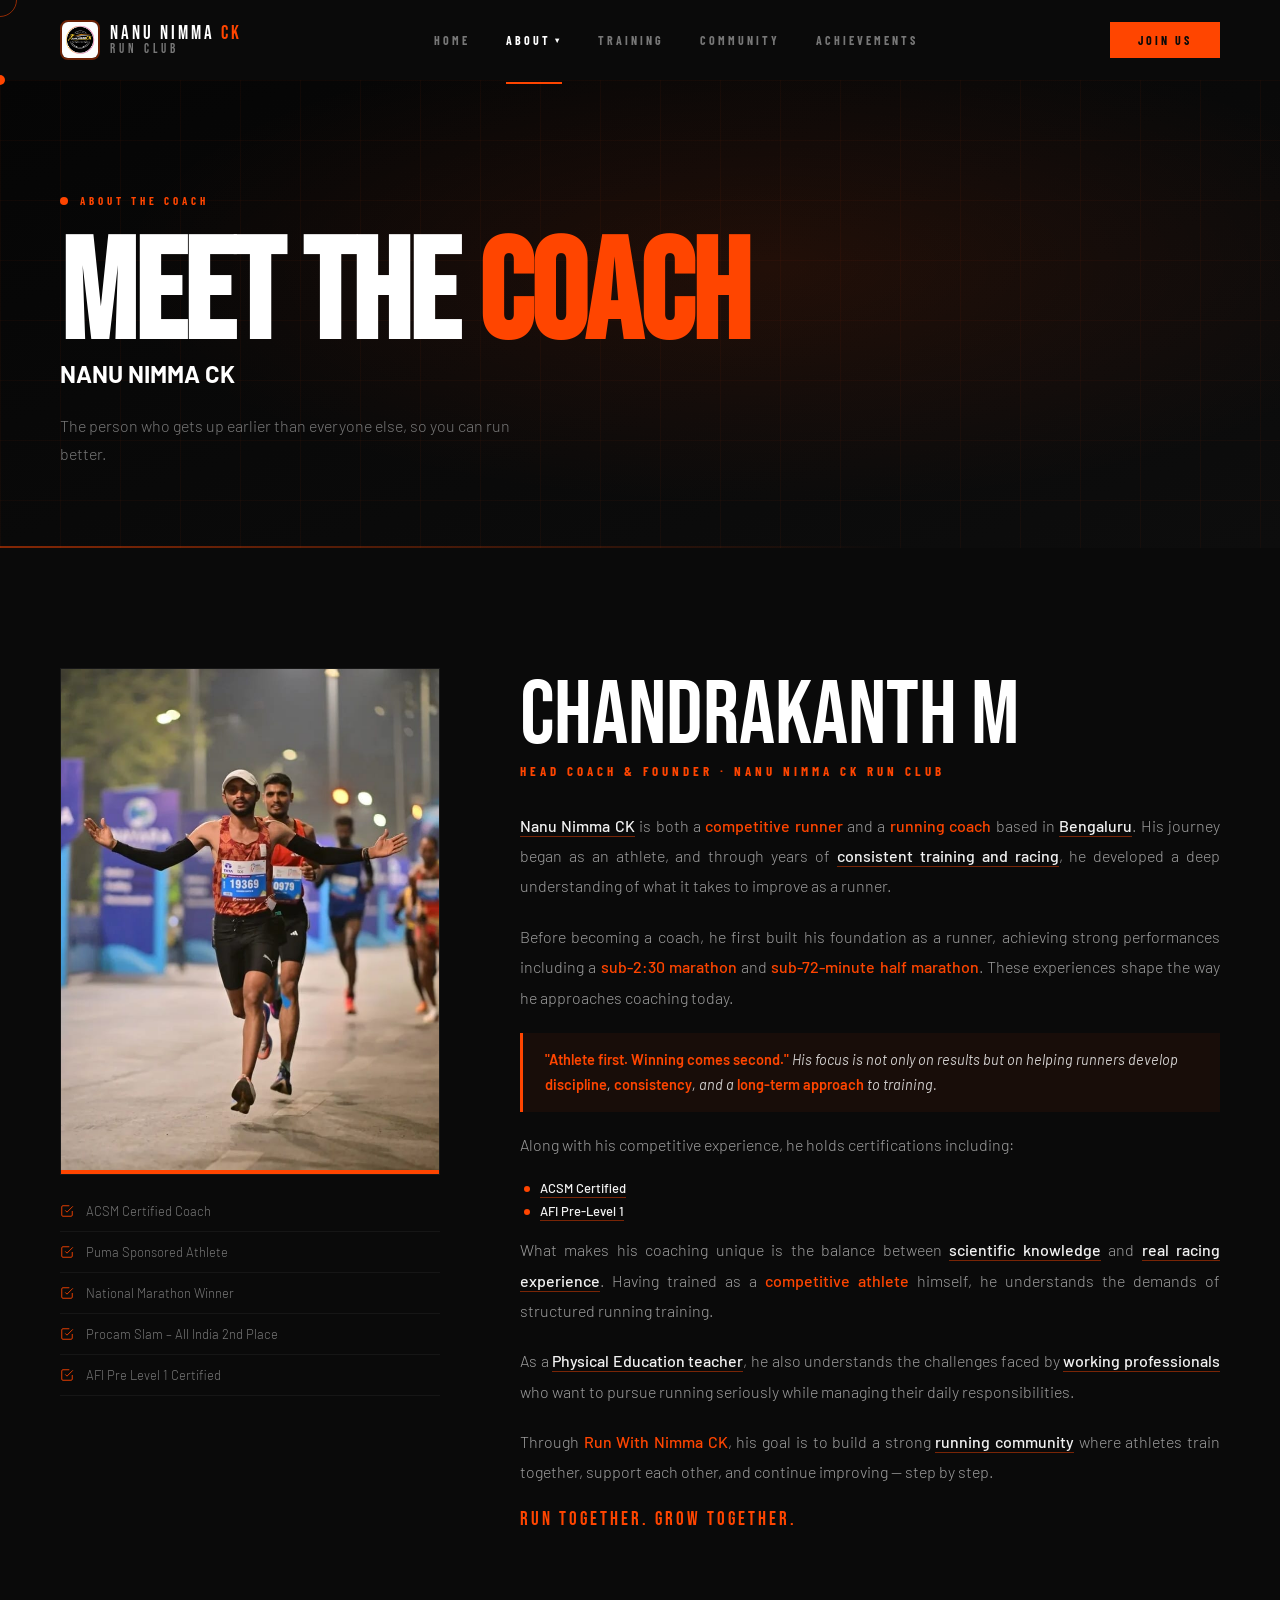
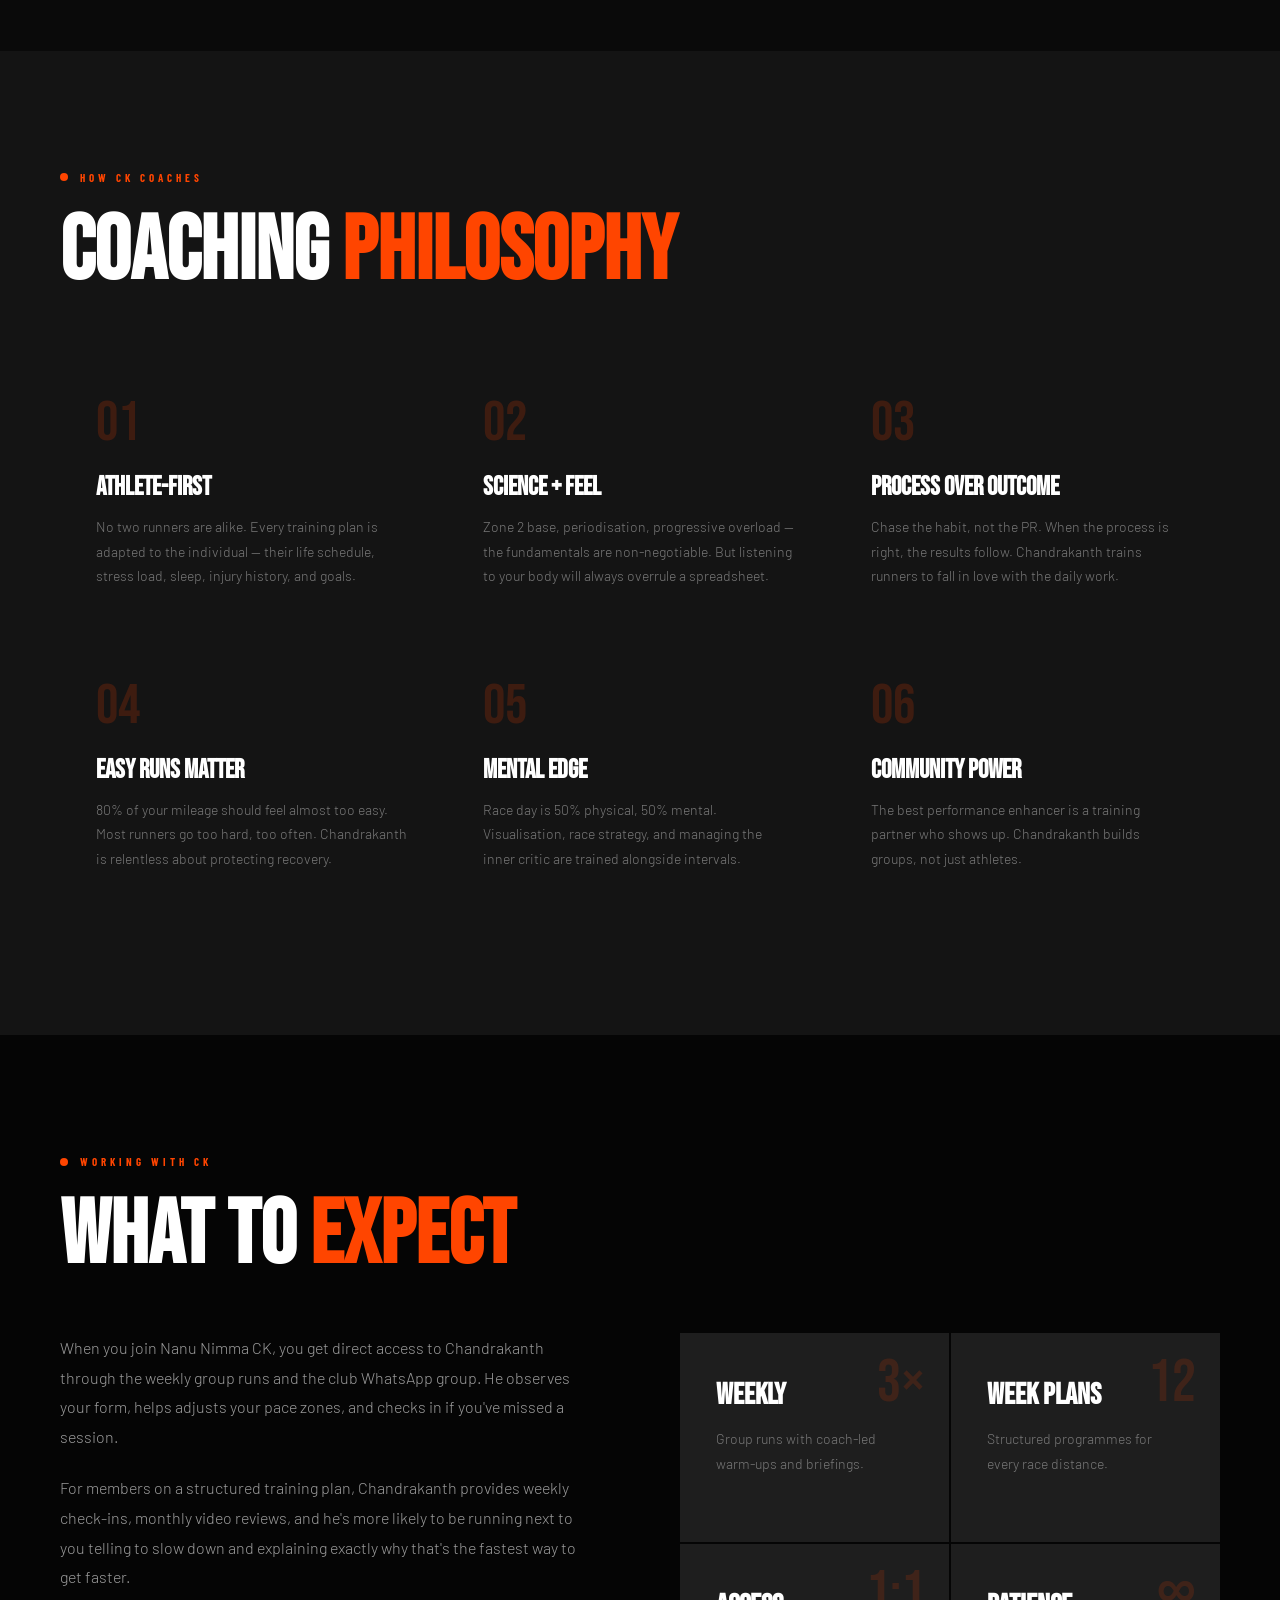
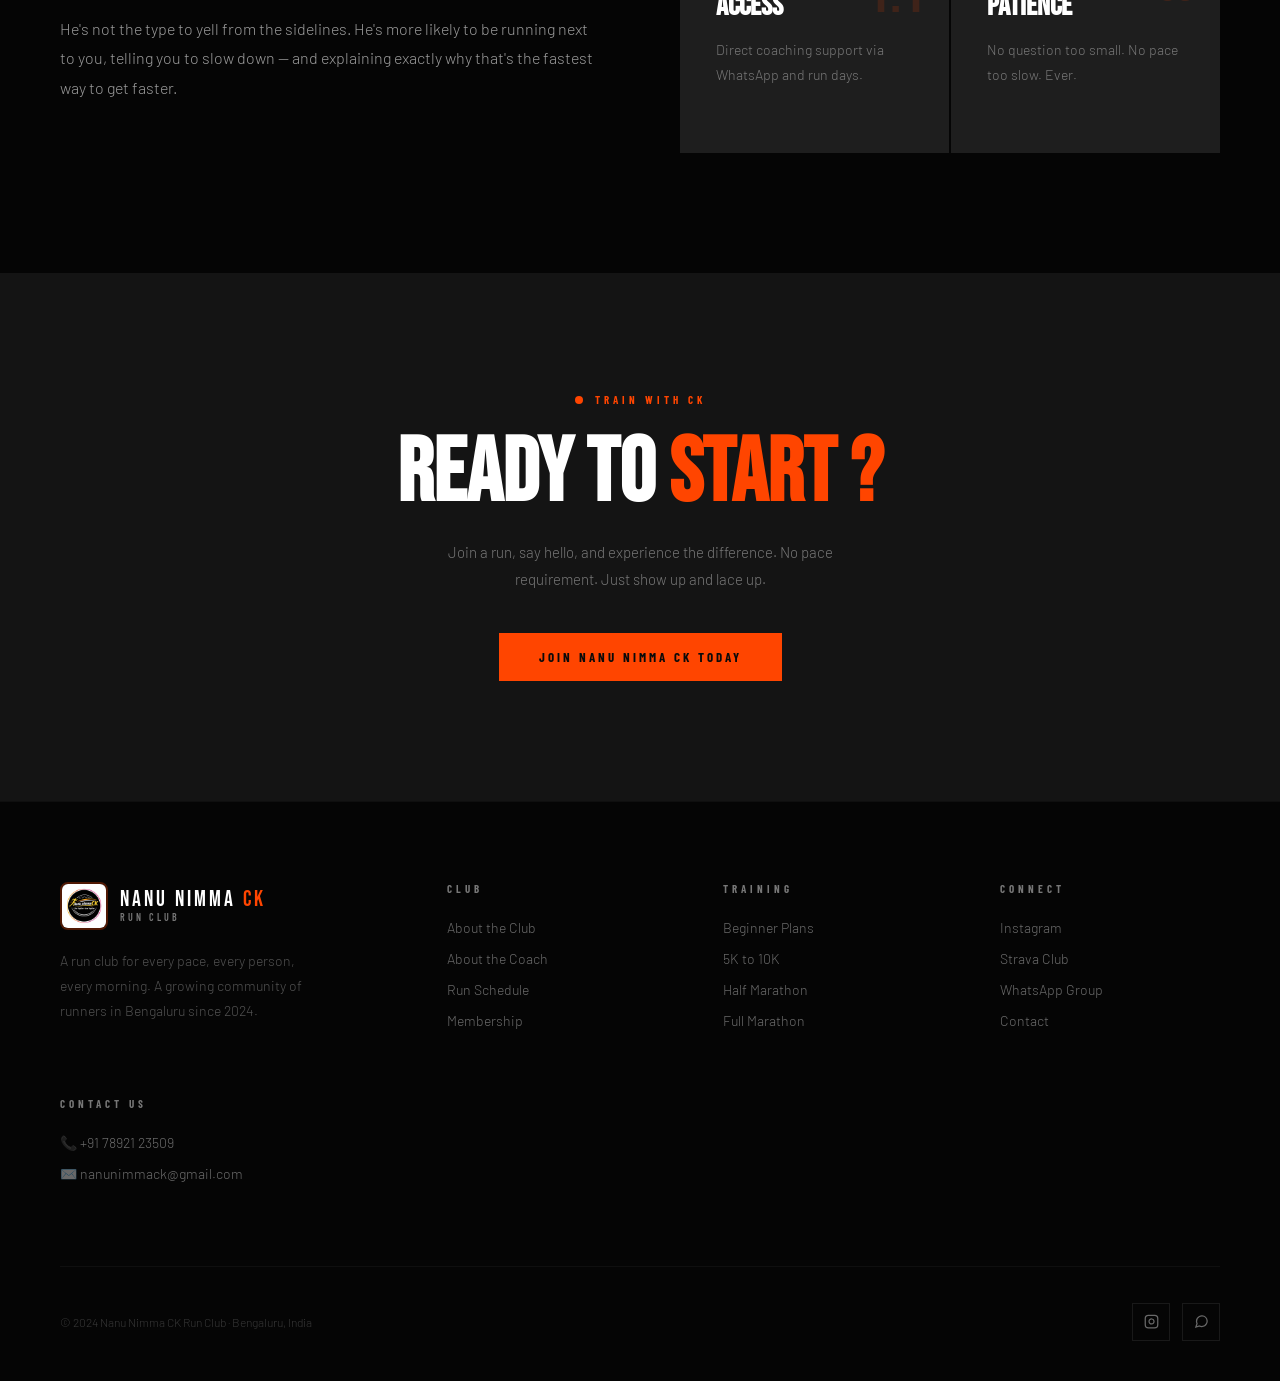
<file: about-coach.html>
<!DOCTYPE html>
<html lang="en">
<head>
<!-- SEO Meta Tags -->
<meta name="description" content="Nanu Nimma CK Run Club — Bengaluru's community running club. Structured training, marathon coaching and weekly group runs for all levels.">
<meta name="keywords" content="run club Bengaluru, running coach Bengaluru, marathon training, CK runner, Nanu Nimma CK">
<meta name="author" content="Chandrakanth M">

<!-- Open Graph (for Google + social previews) -->
<meta property="og:title" content="Nanu Nimma CK Run Club">
<meta property="og:description" content="Bengaluru's community running club. Train smarter, run stronger.">
<meta property="og:url" content="https://nanunimmack.fit/">
<meta property="og:type" content="website">
<meta property="og:image" content="https://nanunimmack.fit/profile.jpeg">

<meta name="google-site-verification" content="fFWK10xYZNld2vjKLwLwmm7iOkbl5JPjr-4qwrEeDCE" />
<meta charset="UTF-8">
<meta name="viewport" content="width=device-width, initial-scale=1.0">
<title>Nanu Nimma CK — About the Coach</title>
<link rel="preconnect" href="https://fonts.googleapis.com">
<link href="https://fonts.googleapis.com/css2?family=Bebas+Neue&family=Barlow+Condensed:wght@300;400;600;700&family=Barlow:wght@300;400;500&display=swap" rel="stylesheet">
<link rel="stylesheet" href="./styles.css">

<!-- Favicon -->
<link rel="icon" type="image/jpeg" href="./profile.jpeg">
<link rel="apple-touch-icon" href="./profile.jpeg">
<link rel="shortcut icon" href="./profile.jpeg">

<style>
  /* Bio justified text */
  .coach-bio p {
    text-align: justify;
    hyphens: auto;
    line-height: 1.9;
  }
  /* Orange highlight — achievements, key terms */
  .hl-orange {
    color: var(--orange);
    font-weight: 500;
  }
  /* Subtle white highlight — proper nouns, places */
  .hl-white {
    color: rgba(255,255,255,.95);
    font-weight: 500;
    border-bottom: 1px solid rgba(255,69,0,.45);
    padding-bottom: 1px;
  }
  /* Philosophy quote pull-out */
  .bio-quote {
    display: block;
    margin: 18px 0;
    padding: 14px 22px;
    border-left: 3px solid var(--orange);
    background: rgba(255,69,0,.06);
    font-style: italic;
    font-size: 14.5px;
    color: rgba(255,255,255,.8);
    line-height: 1.75;
  }
  .bio-quote strong {
    color: var(--orange);
    font-style: normal;
    font-weight: 600;
  }
  /* Cert inline list */
  .bio-certs {
    display: flex;
    flex-direction: column;
    gap: 5px;
    margin: 10px 0 14px 0;
    padding-left: 4px;
  }
  .bio-certs li {
    display: flex;
    align-items: center;
    gap: 10px;
    font-size: 13px;
    color: rgba(255,255,255,.65);
    font-weight: 300;
    list-style: none;
  }
  .bio-certs li::before {
    content: '';
    width: 6px; height: 6px;
    background: var(--orange);
    border-radius: 50%;
    flex-shrink: 0;
  }
  /* Sign-off */
  .bio-signoff {
    display: block;
    margin-top: 20px;
    font-family: 'Bebas Neue', sans-serif;
    font-size: 19px;
    letter-spacing: 3px;
    color: var(--orange);
  }
</style>
</head>
<body>

<!-- ── JOIN POPUP ── -->
<div class="popup-overlay" id="popupOverlay">
  <div class="popup">
    <button class="popup__close" id="popupClose" aria-label="Close">
      <svg viewBox="0 0 24 24"><path d="M18 6L6 18M6 6l12 12"/></svg>
    </button>

    <!-- Left: CTA -->
    <div class="popup__left">
      <div class="popup__bg"></div>
      <div class="popup__grid"></div>
      <div class="popup__content">
        <div class="label" style="margin-bottom:16px;">
          <div class="label__dot"></div>
          <span class="label__text">Run With Us</span>
        </div>
        <h2 class="popup__heading">JOIN <span>NANU<br>NIMMA CK</span></h2>
        <p class="popup__sub">No pace requirement. Just show up and lace up. Bengaluru's most welcoming run community.</p>
        <a href="join.html" class="popup__cta">
          Join Us Today
          <svg viewBox="0 0 24 24"><path d="M5 12h14M12 5l7 7-7 7"/></svg>
        </a>
      </div>
    </div>

    <!-- Right: Contact -->
    <div class="popup__right">
      <div class="popup__tag">Get In Touch</div>
      <h3 class="popup__contact-heading">REACH <span>US</span></h3>
      <p class="popup__contact-sub">Have questions? We're always happy to help you get started.</p>

      <div class="popup__contacts">
        <a href="tel:+917892123509" class="popup__contact-item">
          <div class="popup__contact-icon">
            <svg viewBox="0 0 24 24"><path d="M22 16.92v3a2 2 0 01-2.18 2 19.79 19.79 0 01-8.63-3.07A19.5 19.5 0 013.07 9.81 19.79 19.79 0 01.07 1.18 2 2 0 012.03 0h3a2 2 0 012 1.72 12.84 12.84 0 00.7 2.81 2 2 0 01-.45 2.11L6.09 7.91a16 16 0 006 6l1.27-1.27a2 2 0 012.11-.45 12.84 12.84 0 002.81.7A2 2 0 0122 14.92z"/></svg>
          </div>
          <div class="popup__contact-info">
            <span class="popup__contact-label">Phone / WhatsApp</span>
            <span class="popup__contact-val">+91 78921 23509</span>
          </div>
        </a>

        <a href="mailto:nanunimmack@gmail.com" class="popup__contact-item">
          <div class="popup__contact-icon">
            <svg viewBox="0 0 24 24"><path d="M4 4h16c1.1 0 2 .9 2 2v12c0 1.1-.9 2-2 2H4c-1.1 0-2-.9-2-2V6c0-1.1.9-2 2-2z"/><polyline points="22,6 12,13 2,6"/></svg>
          </div>
          <div class="popup__contact-info">
            <span class="popup__contact-label">Email Us</span>
            <span class="popup__contact-val">nanunimmack@gmail.com</span>
          </div>
        </a>

        <a href="https://www.instagram.com/ck_runner198?igsh=MWJ4cGlnZDIwdWhmbg==" target="_blank" rel="noopener" class="popup__contact-item">
          <div class="popup__contact-icon">
            <svg viewBox="0 0 24 24"><rect x="2" y="2" width="20" height="20" rx="5"/><path d="M16 11.37A4 4 0 1112.63 8 4 4 0 0116 11.37z"/><path d="M17.5 6.5h.01"/></svg>
          </div>
          <div class="popup__contact-info">
            <span class="popup__contact-label">Instagram</span>
            <span class="popup__contact-val">@ck_runner198</span>
          </div>
        </a>

        <a href="https://chat.whatsapp.com/FWKhlL9tx755j9TAaHpxI4" target="_blank" rel="noopener" class="popup__contact-item">
          <div class="popup__contact-icon">
            <svg viewBox="0 0 24 24" fill="none" stroke="currentColor" stroke-width="1.5"><path d="M21 11.5a8.38 8.38 0 01-.9 3.8 8.5 8.5 0 01-7.6 4.7 8.38 8.38 0 01-3.8-.9L3 21l1.9-5.7a8.38 8.38 0 01-.9-3.8 8.5 8.5 0 014.7-7.6 8.38 8.38 0 013.8-.9h.5a8.48 8.48 0 018 8v.5z"/></svg>
          </div>
          <div class="popup__contact-info">
            <span class="popup__contact-label">WhatsApp Group</span>
            <span class="popup__contact-val">Tap to Join the Group</span>
          </div>
        </a>
      </div>

      <p class="popup__dismiss" id="popupDismiss">Don't show again &nbsp;·&nbsp; <span id="popupSnooze">Remind me later</span></p>
    </div>
  </div>
</div>

<div class="cursor" id="cursor"></div>
<div class="cursor-ring" id="cursorRing"></div>

<!-- ── NAV ── -->
<nav class="nav" id="nav">
  <a href="index.html" class="nav__logo">
    <div class="nav__logo-icon"><img src="profile.jpeg" alt="Nanu Nimma CK Logo"></div>
    <div class="nav__logo-text">
      <span class="line2">NANU NIMMA <span>CK</span></span>
      <span class="line1">RUN CLUB</span>
    </div>
  </a>
  <ul class="nav__links">
    <li><a href="index.html" class="nav__link">Home</a></li>
    <li class="nav__dropdown">
      <a class="nav__link active" href="#">About <span class="nav__caret">▾</span></a>
      <div class="nav__dropdown-menu">
        <a href="about-club.html">About the Club</a>
        <a href="about-coach.html">About the Coach</a>
      </div>
    </li>
    <li><a href="runs.html" class="nav__link">Training</a></li>
    <li><a href="community.html" class="nav__link">Community</a></li>
    <li><a href="achievements.html" class="nav__link ">Achievements</a></li>
  </ul>
  <a href="join.html" class="nav__join">Join Us</a>
  <button class="nav__hamburger" id="hamburger" aria-label="Menu">
    <span></span><span></span><span></span>
  </button>
</nav>

<!-- Mobile Nav -->
<div class="nav__mobile" id="mobileNav">
  <a href="index.html">Home</a>
  <span class="sub-label">About</span>
  <a href="about-club.html" style="font-size:28px;">About the Club</a>
  <a href="about-coach.html" style="font-size:28px;">About the Coach</a>
  <div class="divider"></div>
  <a href="runs.html">Training</a>
  <a href="community.html">Community</a>
  <a href="achievements.html">Achievements</a>
  <a href="join.html" class="mobile-join">Join Us</a>
</div>

<!-- ── PAGE HERO ── -->
<section class="page-hero">
  <div class="page-hero__bg"></div>
  <div class="page-hero__grid"></div>
  <div class="page-hero__bar"></div>
  <div class="page-hero__content">
    <div class="label">
      <div class="label__dot"></div>
      <span class="label__text">About the Coach</span>
    </div>
    <h1 class="page-hero__title">MEET THE <span class="accent">COACH</span></h1>
    <h1>NANU NIMMA <span class="accent">CK</span></h1>
    <p class="page-hero__sub">The person who gets up earlier than everyone else, so you can run better.</p>
  </div>
</section>

<!-- ── COACH PROFILE ── -->
<section class="section section--dark">
  <div class="coach-hero-card reveal">
    <div class="coach-photo-wrap">
      <div class="coach-photo">
        <img src="ckprofile.jpeg" alt="Coach Photo" style="width:100%;height:100%;object-fit:cover;object-position:top;display:block;">
        <div class="coach-photo__accent"></div>
      </div>
      <div class="coach-credentials">
        <div class="coach-cred">
          <svg viewBox="0 0 24 24"><path d="M9 11l3 3L22 4"/><path d="M21 12v7a2 2 0 01-2 2H5a2 2 0 01-2-2V5a2 2 0 012-2h11"/></svg>
          <span>ACSM Certified Coach  </span>
        </div>
        <div class="coach-cred">
          <svg viewBox="0 0 24 24"><path d="M9 11l3 3L22 4"/><path d="M21 12v7a2 2 0 01-2 2H5a2 2 0 01-2-2V5a2 2 0 012-2h11"/></svg>
          <span>Puma Sponsored Athlete  </span>
        </div>
        <div class="coach-cred">
          <svg viewBox="0 0 24 24"><path d="M9 11l3 3L22 4"/><path d="M21 12v7a2 2 0 01-2 2H5a2 2 0 01-2-2V5a2 2 0 012-2h11"/></svg>
          <span>National Marathon Winner</span>
        </div>
        <div class="coach-cred">
          <svg viewBox="0 0 24 24"><path d="M9 11l3 3L22 4"/><path d="M21 12v7a2 2 0 01-2 2H5a2 2 0 01-2-2V5a2 2 0 012-2h11"/></svg>
          <span>Procam Slam – All India 2nd Place  </span>
        </div>
        <div class="coach-cred">
          <svg viewBox="0 0 24 24"><path d="M9 11l3 3L22 4"/><path d="M21 12v7a2 2 0 01-2 2H5a2 2 0 01-2-2V5a2 2 0 012-2h11"/></svg>
          <span>AFI Pre Level 1 Certified</span>
        </div>
      </div>
    </div>

    <div class="coach-info">
      <div class="coach-name">CHANDRAKANTH M</div>
      <div class="coach-role">Head Coach & Founder · Nanu Nimma CK Run Club</div>
      <div class="coach-bio">

        <p><span class="hl-white">Nanu Nimma CK</span> is both a <span class="hl-orange">competitive runner</span> and a <span class="hl-orange">running coach</span> based in <span class="hl-white">Bengaluru</span>. His journey began as an athlete, and through years of <span class="hl-white">consistent training and racing</span>, he developed a deep understanding of what it takes to improve as a runner.</p>

        <p>Before becoming a coach, he first built his foundation as a runner, achieving strong performances including a <span class="hl-orange">sub-2:30 marathon</span> and <span class="hl-orange">sub-72-minute half marathon</span>. These experiences shape the way he approaches coaching today.</p>

        <span class="bio-quote"><strong>"Athlete first. Winning comes second."</strong> His focus is not only on results but on helping runners develop <strong>discipline</strong>, <strong>consistency</strong>, and a <strong>long-term approach</strong> to training.</span>

        <p>Along with his competitive experience, he holds certifications including:</p>
        <ul class="bio-certs">
          <li><span class="hl-white">ACSM Certified</span></li>
          <li><span class="hl-white">AFI Pre-Level 1</span></li>
        </ul>

        <p>What makes his coaching unique is the balance between <span class="hl-white">scientific knowledge</span> and <span class="hl-white">real racing experience</span>. Having trained as a <span class="hl-orange">competitive athlete</span> himself, he understands the demands of structured running training.</p>

        <p>As a <span class="hl-white">Physical Education teacher</span>, he also understands the challenges faced by <span class="hl-white">working professionals</span> who want to pursue running seriously while managing their daily responsibilities.</p>

        <p>Through <span class="hl-orange">Run With Nimma CK</span>, his goal is to build a strong <span class="hl-white">running community</span> where athletes train together, support each other, and continue improving — step by step.</p>

        <span class="bio-signoff">Run Together. Grow Together.</span>

      </div>
      </div>
    </div>
  </div>
</section>

<!-- ── COACHING PHILOSOPHY ── -->
<section class="section section--charcoal">
  <div class="reveal">
    <div class="label">
      <div class="label__dot"></div>
      <span class="label__text">How CK Coaches</span>
    </div>
    <h2 class="section__heading">COACHING <span class="accent">PHILOSOPHY</span></h2>
  </div>

  <div class="philosophy-cards reveal">
    <div class="phil-card">
      <div class="phil-card__num">01</div>
      <h4>ATHLETE-FIRST</h4>
      <p>No two runners are alike. Every training plan is adapted to the individual — their life schedule, stress load, sleep, injury history, and goals.</p>
      <div class="phil-card__bar"></div>
    </div>
    <div class="phil-card">
      <div class="phil-card__num">02</div>
      <h4>SCIENCE + FEEL</h4>
      <p>Zone 2 base, periodisation, progressive overload — the fundamentals are non-negotiable. But listening to your body will always overrule a spreadsheet.</p>
      <div class="phil-card__bar"></div>
    </div>
    <div class="phil-card">
      <div class="phil-card__num">03</div>
      <h4>PROCESS OVER OUTCOME</h4>
      <p>Chase the habit, not the PR. When the process is right, the results follow. Chandrakanth trains runners to fall in love with the daily work.</p>
      <div class="phil-card__bar"></div>
    </div>
    <div class="phil-card">
      <div class="phil-card__num">04</div>
      <h4>EASY RUNS MATTER</h4>
      <p>80% of your mileage should feel almost too easy. Most runners go too hard, too often. Chandrakanth is relentless about protecting recovery.</p>
      <div class="phil-card__bar"></div>
    </div>
    <div class="phil-card">
      <div class="phil-card__num">05</div>
      <h4>MENTAL EDGE</h4>
      <p>Race day is 50% physical, 50% mental. Visualisation, race strategy, and managing the inner critic are trained alongside intervals.</p>
      <div class="phil-card__bar"></div>
    </div>
    <div class="phil-card">
      <div class="phil-card__num">06</div>
      <h4>COMMUNITY POWER</h4>
      <p>The best performance enhancer is a training partner who shows up. Chandrakanth builds groups, not just athletes.</p>
      <div class="phil-card__bar"></div>
    </div>
  </div>
</section>

<!-- ── WHAT TO EXPECT ── -->
<section class="section section--darker">
  <div class="reveal">
    <div class="label">
      <div class="label__dot"></div>
      <span class="label__text">Working with CK</span>
    </div>
    <h2 class="section__heading">WHAT TO <span class="accent">EXPECT</span></h2>
  </div>

  <div class="about-split reveal" style="margin-top:56px;">
    <div>
      <p>When you join Nanu Nimma CK, you get direct access to Chandrakanth through the weekly group runs and the club WhatsApp group. He observes your form, helps adjusts your pace zones, and checks in if you've missed a session.</p>
      <p>For members on a structured training plan, Chandrakanth provides weekly check-ins, monthly video reviews, and he's more likely to be running next to you telling to slow down and explaining exactly why that's the fastest way to get faster.</p>
      <p>He's not the type to yell from the sidelines. He's more likely to be running next to you, telling you to slow down — and explaining exactly why that's the fastest way to get faster.</p>
    </div>
    <div>
      <div class="values-grid" style="margin-top:0; grid-template-columns:1fr 1fr;">
        <div class="value-card">
          <div class="value-card__num">3×</div>
          <h4>WEEKLY</h4>
          <p>Group runs with coach-led warm-ups and briefings.</p>
        </div>
        <div class="value-card">
          <div class="value-card__num">12</div>
          <h4>WEEK PLANS</h4>
          <p>Structured programmes for every race distance.</p>
        </div>
        <div class="value-card">
          <div class="value-card__num">1:1</div>
          <h4>ACCESS</h4>
          <p>Direct coaching support via WhatsApp and run days.</p>
        </div>
        <div class="value-card">
          <div class="value-card__num">∞</div>
          <h4>PATIENCE</h4>
          <p>No question too small. No pace too slow. Ever.</p>
        </div>
      </div>
    </div>
  </div>
</section>

<!-- ── CTA ── -->
<section class="section section--charcoal" style="text-align:center;">
  <div class="reveal">
    <div class="label" style="justify-content:center;">
      <div class="label__dot"></div>
      <span class="label__text">Train with CK</span>
    </div>
    <h2 class="section__heading">READY TO <span class="accent">Start ?</span></h2>
    <p style="margin:24px auto 40px; max-width:420px; font-size:15px; font-weight:300; color:var(--muted); line-height:1.8;">Join a run, say hello, and experience the difference. No pace requirement. Just show up and lace up.</p>
    <a href="join.html" class="btn-primary">Join Nanu Nimma CK Today</a>
  </div>
</section>

<!-- ── FOOTER ── -->
<footer class="footer">
  <div class="footer__top">
    <div class="footer__brand">
      <div class="footer__brand-logo"><div class="footer__brand-logo-icon"><img src="profile.jpeg" alt="Nanu Nimma CK Logo"></div><div class="footer__brand-logo-text"><span class="fl2">NANU NIMMA <span>CK</span></span><span class="fl1">Run Club</span></div></div>
      <p class="footer__brand-text">A run club for every pace, every person, every morning. A growing community of runners in Bengaluru since 2024.</p>
    </div>
    <div class="footer__col">
      <h5>Club</h5>
      <ul>
        <li><a href="about-club.html">About the Club</a></li>
        <li><a href="about-coach.html">About the Coach</a></li>
        <li><a href="runs.html">Run Schedule</a></li>
        <li><a href="join.html">Membership</a></li>
      </ul>
    </div>
    <div class="footer__col">
      <h5>Training</h5>
      <ul>
        <li><a href="runs.html">Beginner Plans</a></li>
        <li><a href="runs.html">5K to 10K</a></li>
        <li><a href="runs.html">Half Marathon</a></li>
        <li><a href="runs.html">Full Marathon</a></li>
      </ul>
    </div>
    <div class="footer__col">
      <h5>Connect</h5>
      <ul>
        <li><a href="https://www.instagram.com/ck_runner198?igsh=MWJ4cGlnZDIwdWhmbg==" target="_blank" rel="noopener">Instagram</a></li>
        <li><a href="#">Strava Club</a></li>
        <li><a href="" target="_blank" rel="noopener">WhatsApp Group</a></li>
        <li><a href="#">Contact</a></li>
      </ul>
    </div>
    <div class="footer__col">
      <h5>Contact Us</h5>
      <ul>
        <li><a href="tel:+917892123509">📞 +91 78921 23509</a></li>
        <li><a href="mailto:nanunimmack@gmail.com">✉️ nanunimmack@gmail.com</a></li>
      </ul>
    </div>
  </div>
  <div class="footer__bottom">
    <p class="footer__copy">© 2024 Nanu Nimma CK Run Club · Bengaluru, India</p>
    <div class="socials">
      <a href="https://www.instagram.com/ck_runner198?igsh=MWJ4cGlnZDIwdWhmbg==" target="_blank" rel="noopener" class="social-btn"><svg viewBox="0 0 24 24"><rect x="2" y="2" width="20" height="20" rx="5"/><path d="M16 11.37A4 4 0 1112.63 8 4 4 0 0116 11.37z"/><path d="M17.5 6.5h.01"/></svg></a>
      <a href="https://wa.me/917892123509" target="_blank" rel="noopener" class="social-btn"><svg viewBox="0 0 24 24" fill="none" stroke="currentColor" stroke-width="1.5"><path d="M21 11.5a8.38 8.38 0 01-.9 3.8 8.5 8.5 0 01-7.6 4.7 8.38 8.38 0 01-3.8-.9L3 21l1.9-5.7a8.38 8.38 0 01-.9-3.8 8.5 8.5 0 014.7-7.6 8.38 8.38 0 013.8-.9h.5a8.48 8.48 0 018 8v.5z"/></svg></a>
    </div>
  </div>
</footer>

<script src="main.js"></script>
</body>
</html>
</file>
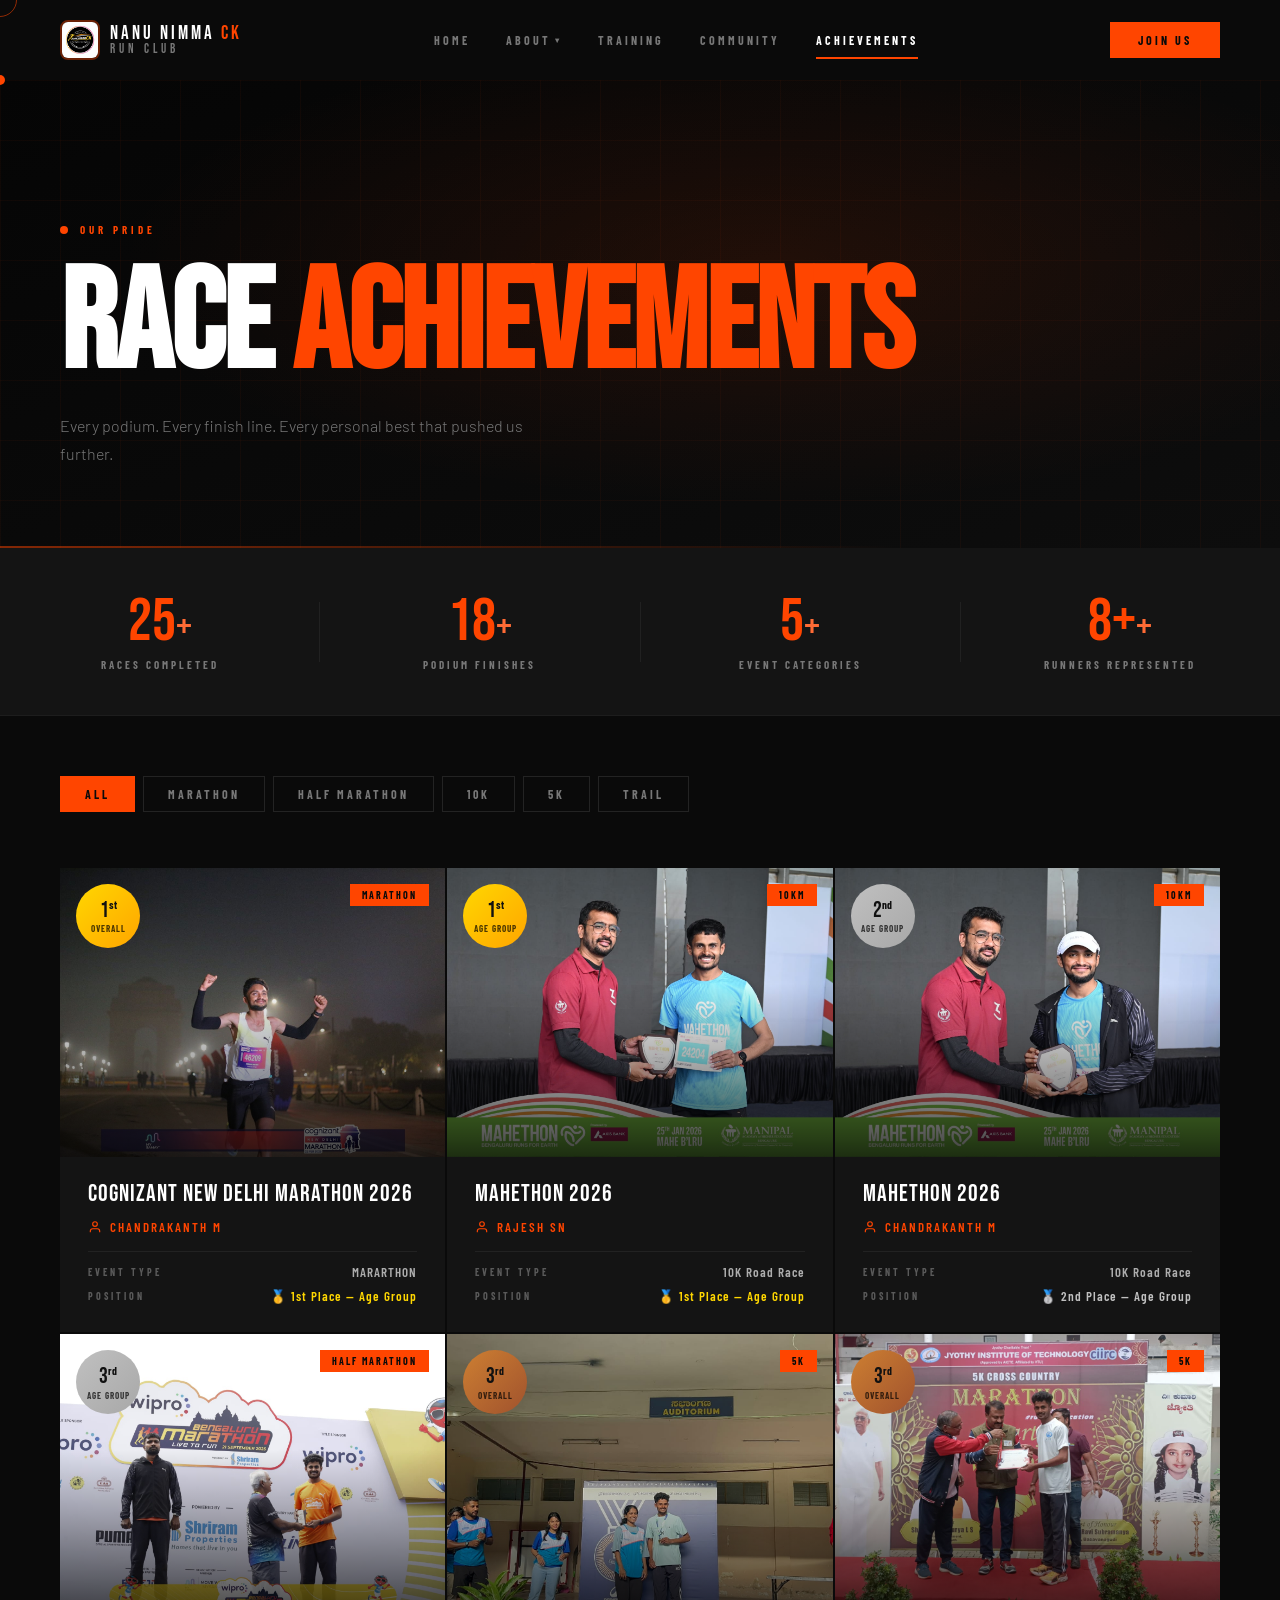
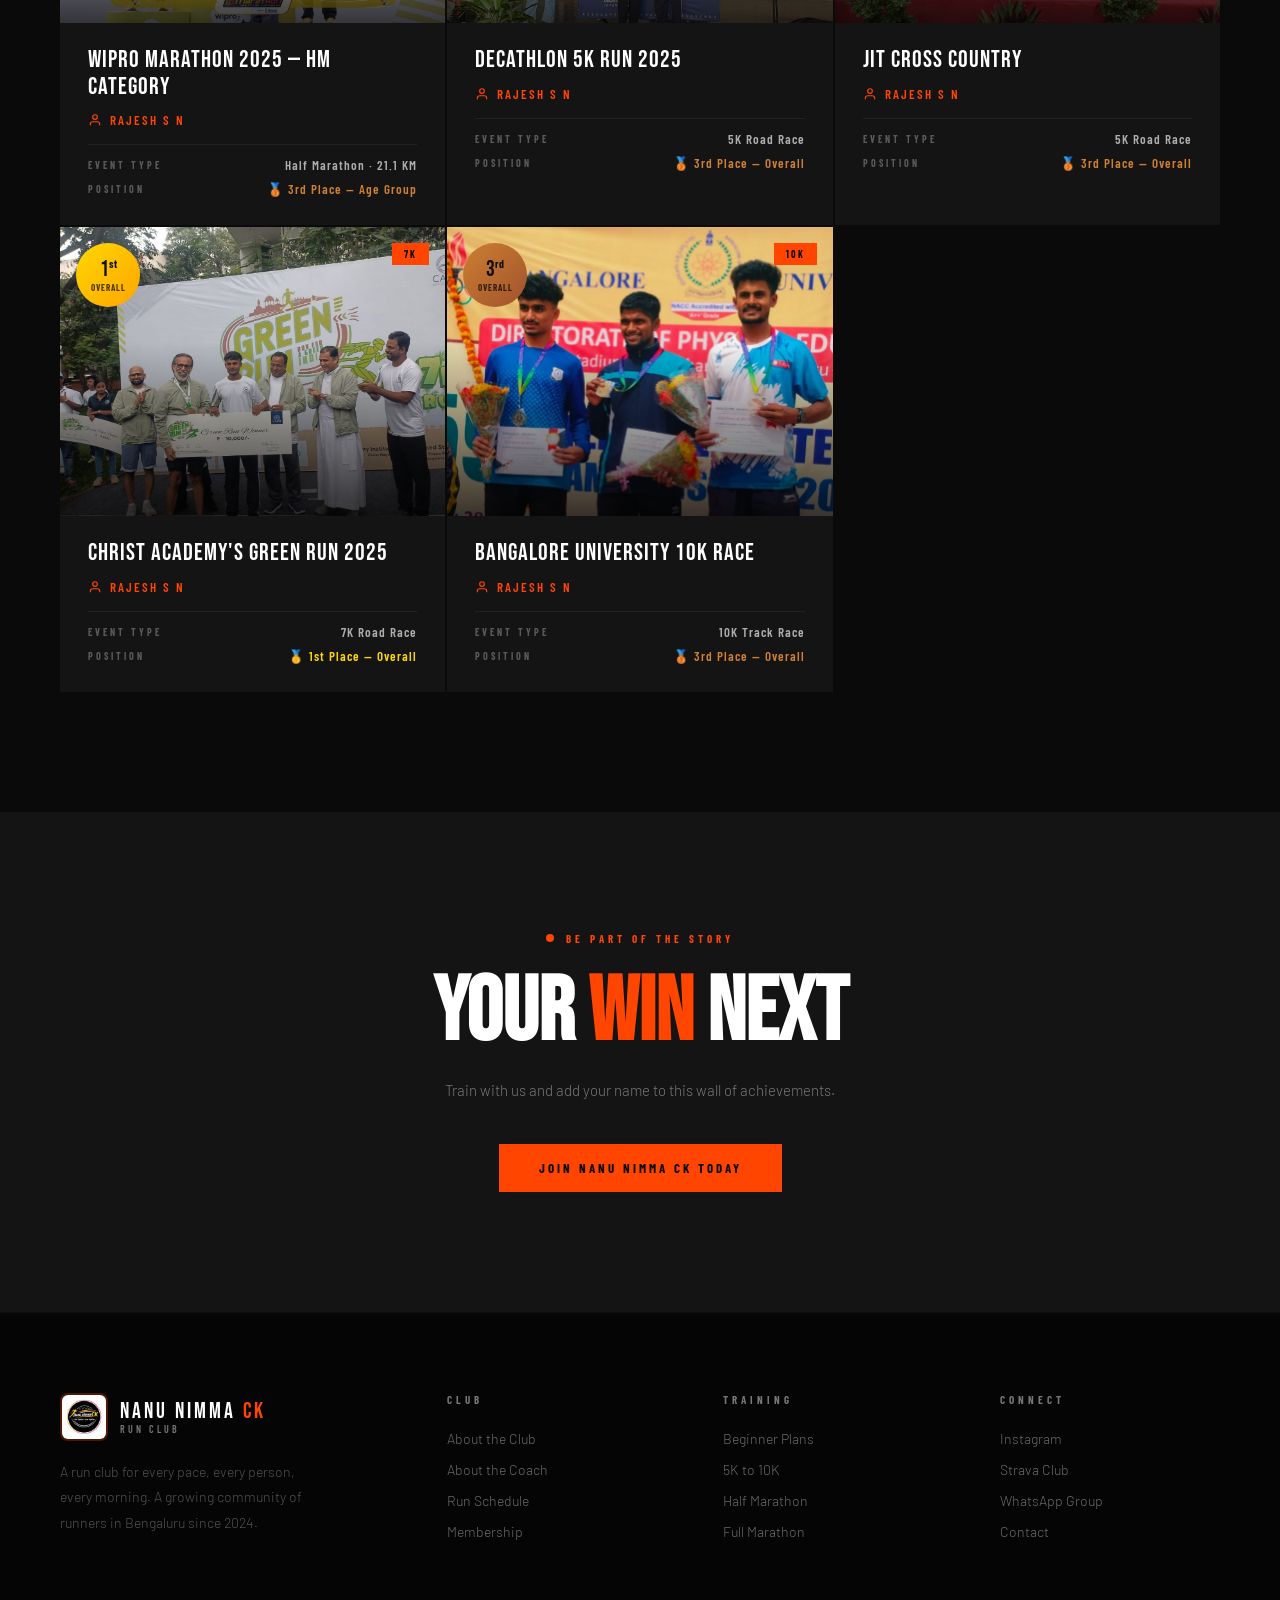
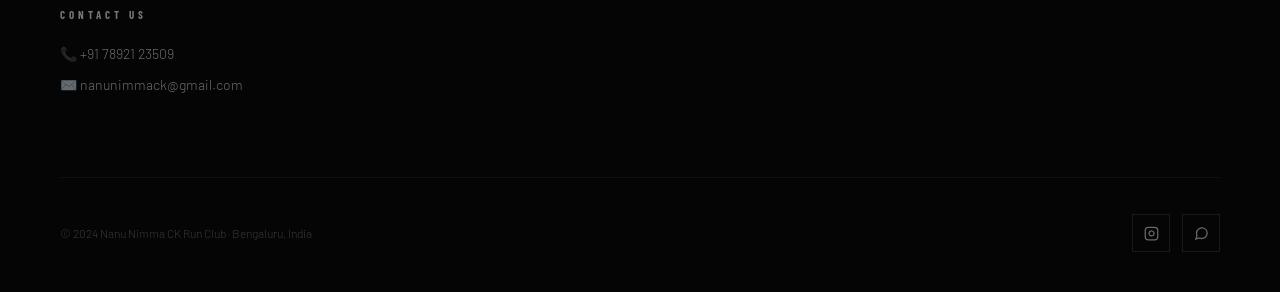
<file: achievements.html>
<!DOCTYPE html>
<html lang="en">
<head>
<!-- SEO Meta Tags -->
<meta name="description" content="Nanu Nimma CK Run Club — Bengaluru's community running club. Structured training, marathon coaching and weekly group runs for all levels.">
<meta name="keywords" content="run club Bengaluru, running coach Bengaluru, marathon training, CK runner, Nanu Nimma CK">
<meta name="author" content="Chandrakanth M">

<!-- Open Graph (for Google + social previews) -->
<meta property="og:title" content="Nanu Nimma CK Run Club">
<meta property="og:description" content="Bengaluru's community running club. Train smarter, run stronger.">
<meta property="og:url" content="https://nanunimmack.fit/">
<meta property="og:type" content="website">
<meta property="og:image" content="https://nanunimmack.fit/profile.jpeg">

<meta name="google-site-verification" content="fFWK10xYZNld2vjKLwLwmm7iOkbl5JPjr-4qwrEeDCE" />
<meta charset="UTF-8">
<meta name="viewport" content="width=device-width, initial-scale=1.0">
<title>Achievements — Nanu Nimma CK Run Club</title>
<link rel="preconnect" href="https://fonts.googleapis.com">
<link href="https://fonts.googleapis.com/css2?family=Bebas+Neue&family=Barlow+Condensed:wght@300;400;600;700&family=Barlow:wght@300;400;500&display=swap" rel="stylesheet">
<link rel="stylesheet" href="./styles.css">
<!-- Favicon -->
<link rel="icon" type="image/jpeg" href="./profile.jpeg">
<link rel="apple-touch-icon" href="./profile.jpeg">
<link rel="shortcut icon" href="./profile.jpeg">

</head>
<body>

<!-- ── JOIN POPUP ── -->
<div class="popup-overlay" id="popupOverlay">
  <div class="popup">
    <button class="popup__close" id="popupClose" aria-label="Close">
      <svg viewBox="0 0 24 24"><path d="M18 6L6 18M6 6l12 12"/></svg>
    </button>

    <!-- Left: CTA -->
    <div class="popup__left">
      <div class="popup__bg"></div>
      <div class="popup__grid"></div>
      <div class="popup__content">
        <div class="label" style="margin-bottom:16px;">
          <div class="label__dot"></div>
          <span class="label__text">Run With Us</span>
        </div>
        <h2 class="popup__heading">JOIN <span>NANU<br>NIMMA CK</span></h2>
        <p class="popup__sub">No pace requirement. Just show up and lace up. Bengaluru's most welcoming run community.</p>
        <a href="join.html" class="popup__cta">
          Join Us Today
          <svg viewBox="0 0 24 24"><path d="M5 12h14M12 5l7 7-7 7"/></svg>
        </a>
      </div>
    </div>

    <!-- Right: Contact -->
    <div class="popup__right">
      <div class="popup__tag">Get In Touch</div>
      <h3 class="popup__contact-heading">REACH <span>US</span></h3>
      <p class="popup__contact-sub">Have questions? We're always happy to help you get started.</p>

      <div class="popup__contacts">
        <a href="tel:+917892123509" class="popup__contact-item">
          <div class="popup__contact-icon">
            <svg viewBox="0 0 24 24"><path d="M22 16.92v3a2 2 0 01-2.18 2 19.79 19.79 0 01-8.63-3.07A19.5 19.5 0 013.07 9.81 19.79 19.79 0 01.07 1.18 2 2 0 012.03 0h3a2 2 0 012 1.72 12.84 12.84 0 00.7 2.81 2 2 0 01-.45 2.11L6.09 7.91a16 16 0 006 6l1.27-1.27a2 2 0 012.11-.45 12.84 12.84 0 002.81.7A2 2 0 0122 14.92z"/></svg>
          </div>
          <div class="popup__contact-info">
            <span class="popup__contact-label">Phone / WhatsApp</span>
            <span class="popup__contact-val">+91 78921 23509</span>
          </div>
        </a>

        <a href="mailto:nanunimmack@gmail.com" class="popup__contact-item">
          <div class="popup__contact-icon">
            <svg viewBox="0 0 24 24"><path d="M4 4h16c1.1 0 2 .9 2 2v12c0 1.1-.9 2-2 2H4c-1.1 0-2-.9-2-2V6c0-1.1.9-2 2-2z"/><polyline points="22,6 12,13 2,6"/></svg>
          </div>
          <div class="popup__contact-info">
            <span class="popup__contact-label">Email Us</span>
            <span class="popup__contact-val">nanunimmack@gmail.com</span>
          </div>
        </a>

        <a href="https://www.instagram.com/ck_runner198?igsh=MWJ4cGlnZDIwdWhmbg==" target="_blank" rel="noopener" class="popup__contact-item">
          <div class="popup__contact-icon">
            <svg viewBox="0 0 24 24"><rect x="2" y="2" width="20" height="20" rx="5"/><path d="M16 11.37A4 4 0 1112.63 8 4 4 0 0116 11.37z"/><path d="M17.5 6.5h.01"/></svg>
          </div>
          <div class="popup__contact-info">
            <span class="popup__contact-label">Instagram</span>
            <span class="popup__contact-val">@ck_runner198</span>
          </div>
        </a>

        <a href="https://chat.whatsapp.com/FWKhlL9tx755j9TAaHpxI4" target="_blank" rel="noopener" class="popup__contact-item">
          <div class="popup__contact-icon">
            <svg viewBox="0 0 24 24" fill="none" stroke="currentColor" stroke-width="1.5"><path d="M21 11.5a8.38 8.38 0 01-.9 3.8 8.5 8.5 0 01-7.6 4.7 8.38 8.38 0 01-3.8-.9L3 21l1.9-5.7a8.38 8.38 0 01-.9-3.8 8.5 8.5 0 014.7-7.6 8.38 8.38 0 013.8-.9h.5a8.48 8.48 0 018 8v.5z"/></svg>
          </div>
          <div class="popup__contact-info">
            <span class="popup__contact-label">WhatsApp Group</span>
            <span class="popup__contact-val">Tap to Join the Group</span>
          </div>
        </a>
      </div>

      <p class="popup__dismiss" id="popupDismiss">Don't show again &nbsp;·&nbsp; <span id="popupSnooze">Remind me later</span></p>
    </div>
  </div>
</div>

<div class="cursor" id="cursor"></div>
<div class="cursor-ring" id="cursorRing"></div>

<!-- ── NAV ── -->
<nav class="nav" id="nav">
  <a href="index.html" class="nav__logo">
    <div class="nav__logo-icon"><img src="profile.jpeg" alt="Nanu Nimma CK Logo"></div>
    <div class="nav__logo-text">
      <span class="line2">NANU NIMMA <span>CK</span></span>
      <span class="line1">RUN CLUB</span>
    </div>
  </a>
  <ul class="nav__links">
    <li><a href="index.html" class="nav__link">Home</a></li>
    <li class="nav__dropdown">
      <a class="nav__link" href="#">About <span class="nav__caret">▾</span></a>
      <div class="nav__dropdown-menu">
        <a href="about-club.html">About the Club</a>
        <a href="about-coach.html">About the Coach</a>
      </div>
    </li>
    <li><a href="runs.html" class="nav__link">Training</a></li>
    <li><a href="community.html" class="nav__link">Community</a></li>
    <li><a href="achievements.html" class="nav__link active">Achievements</a></li>
  </ul>
  <a href="join.html" class="nav__join">Join Us</a>
  <button class="nav__hamburger" id="hamburger" aria-label="Menu">
    <span></span><span></span><span></span>
  </button>
</nav>

<!-- Mobile Nav -->
<div class="nav__mobile" id="mobileNav">
  <a href="index.html">Home</a>
  <span class="sub-label">About</span>
  <a href="about-club.html" style="font-size:28px;">About the Club</a>
  <a href="about-coach.html" style="font-size:28px;">About the Coach</a>
  <div class="divider"></div>
  <a href="runs.html">Training</a>
  <a href="community.html">Community</a>
  <a href="achievements.html">Achievements</a>
  <a href="join.html" class="mobile-join">Join Us</a>
</div>

<!-- ── PAGE HERO ── -->
<section class="page-hero">
  <div class="page-hero__bg"></div>
  <div class="page-hero__grid"></div>
  <div class="page-hero__bar"></div>
  <div class="page-hero__content">
    <div class="label">
      <div class="label__dot"></div>
      <span class="label__text">Our Pride</span>
    </div>
    <h1 class="page-hero__title">RACE <span class="accent">ACHIEVEMENTS</span></h1>
    <p class="page-hero__sub">Every podium. Every finish line. Every personal best that pushed us further.</p>
  </div>
</section>

<!-- ── STATS STRIP ── -->
<div class="ach-stats-strip">
  <div class="ach-stat">
    <div class="ach-stat__num">25<em>+</em></div>
    <div class="ach-stat__label">Races Completed</div>
  </div>
  <div class="ach-stat__divider"></div>
  <div class="ach-stat">
    <div class="ach-stat__num">18<em>+</em></div>
    <div class="ach-stat__label">Podium Finishes</div>
  </div>
  <div class="ach-stat__divider"></div>
  <div class="ach-stat">
    <div class="ach-stat__num">5<em>+</em></div>
    <div class="ach-stat__label">Event Categories</div>
  </div>
  <div class="ach-stat__divider"></div>
  <div class="ach-stat">
    <div class="ach-stat__num">8+<em>+</em></div>
    <div class="ach-stat__label">Runners Represented</div>
  </div>
</div>

<!-- ── FILTER BAR ── -->
<section class="section section--dark" style="padding-top:60px; padding-bottom:0;">
  <div class="ach-filter-bar reveal">
    <button class="ach-filter-btn active" data-filter="all">All</button>
    <button class="ach-filter-btn" data-filter="marathon">Marathon</button>
    <button class="ach-filter-btn" data-filter="halfmarathon">Half Marathon</button>
    <button class="ach-filter-btn" data-filter="10k">10K</button>
    <button class="ach-filter-btn" data-filter="5k">5K</button>
    <button class="ach-filter-btn" data-filter="trail">Trail</button>
  </div>
</section>

<!-- ── ACHIEVEMENTS GRID ── -->
<section class="section section--dark" style="padding-top:48px;">
  <div class="ach-grid reveal" id="achGrid">

    <!-- ── CARD 1 ── -->
    <div class="ach-card" data-type="Marathon">
      <div class="ach-card__img-wrap">
        <img src="cognizant.jpeg" alt="Event Photo">
        <div class="ach-card__position gold">
          <span class="ach-card__pos-num">1<sup>st</sup></span>
          <span class="ach-card__pos-label">Overall</span>
        </div>
        <div class="ach-card__type-tag">Marathon</div>
      </div>
      <div class="ach-card__body">
        <div class="ach-card__event-name">Cognizant New Delhi Marathon 2026</div>
        <div class="ach-card__runner">
          <svg viewBox="0 0 24 24"><path d="M20 21v-2a4 4 0 00-4-4H8a4 4 0 00-4 4v2"/><circle cx="12" cy="7" r="4"/></svg>
        CHANDRAKANTH M
        </div>
        <div class="ach-card__meta">
          <div class="ach-card__meta-item">
            <span class="ach-card__meta-label">Event Type</span>
            <span class="ach-card__meta-val">MARARTHON</span>
          </div>
          <div class="ach-card__meta-item">
            <span class="ach-card__meta-label">Position</span>
            <span class="ach-card__meta-val gold-text">🥇 1st Place — Age Group</span>
          </div>
        </div>
      </div>
    </div>
    <!-- ── CARD 1 ── -->
    <div class="ach-card" data-type="10k">
      <div class="ach-card__img-wrap">
        <img src="mahethon.jpeg" alt="Event Photo">
        <div class="ach-card__position gold">
          <span class="ach-card__pos-num">1<sup>st</sup></span>
          <span class="ach-card__pos-label">Age Group</span>
        </div>
        <div class="ach-card__type-tag">10KM</div>
      </div>
      <div class="ach-card__body">
        <div class="ach-card__event-name">Mahethon 2026</div>
        <div class="ach-card__runner">
          <svg viewBox="0 0 24 24"><path d="M20 21v-2a4 4 0 00-4-4H8a4 4 0 00-4 4v2"/><circle cx="12" cy="7" r="4"/></svg>
        Rajesh SN
        </div>
        <div class="ach-card__meta">
          <div class="ach-card__meta-item">
            <span class="ach-card__meta-label">Event Type</span>
            <span class="ach-card__meta-val">10K Road Race</span>
          </div>
          <div class="ach-card__meta-item">
            <span class="ach-card__meta-label">Position</span>
            <span class="ach-card__meta-val gold-text">🥇 1st Place — Age Group</span>
          </div>
        </div>
      </div>
    </div>
    <!-- ── CARD 1 ── -->
    <div class="ach-card" data-type="10k">
      <div class="ach-card__img-wrap">
        <img src="mahethon2.jpeg" alt="Event Photo">
        <div class="ach-card__position silver">
          <span class="ach-card__pos-num">2<sup>nd</sup></span>
          <span class="ach-card__pos-label">Age Group</span>
        </div>
        <div class="ach-card__type-tag">10KM</div>
      </div>
      <div class="ach-card__body">
        <div class="ach-card__event-name">Mahethon 2026</div>
        <div class="ach-card__runner">
          <svg viewBox="0 0 24 24"><path d="M20 21v-2a4 4 0 00-4-4H8a4 4 0 00-4 4v2"/><circle cx="12" cy="7" r="4"/></svg>
        CHANDRAKANTH M
        </div>
        <div class="ach-card__meta">
          <div class="ach-card__meta-item">
            <span class="ach-card__meta-label">Event Type</span>
            <span class="ach-card__meta-val">10K Road Race</span>
          </div>
          <div class="ach-card__meta-item">
            <span class="ach-card__meta-label">Position</span>
            <span class="ach-card__meta-val silver-text">🥈 2nd Place — Age Group</span>
          </div>
        </div>
      </div>
    </div>

    <!-- ── CARD 2 ── -->
    <div class="ach-card" data-type="halfmarathon">
      <div class="ach-card__img-wrap">
        <img src="wipro.jpeg" alt="Event Photo">
        <div class="ach-card__position silver">
          <span class="ach-card__pos-num">3<sup>rd</sup></span>
          <span class="ach-card__pos-label">Age Group</span>
        </div>
        <div class="ach-card__type-tag">Half Marathon</div>
      </div>
      <div class="ach-card__body">
        <div class="ach-card__event-name">WIPRO MARATHON 2025 — HM Category</div>
        <div class="ach-card__runner">
          <svg viewBox="0 0 24 24"><path d="M20 21v-2a4 4 0 00-4-4H8a4 4 0 00-4 4v2"/><circle cx="12" cy="7" r="4"/></svg>
         Rajesh S N
        </div>
        <div class="ach-card__meta">
          <div class="ach-card__meta-item">
            <span class="ach-card__meta-label">Event Type</span>
            <span class="ach-card__meta-val">Half Marathon · 21.1 KM</span>
          </div>
          <div class="ach-card__meta-item">
            <span class="ach-card__meta-label">Position</span>
            <span class="ach-card__meta-val bronze-text">🥉 3rd Place — Age Group</span>
          </div>
        </div>
      </div>
    </div>

    <!-- ── CARD 3 ── -->
    <div class="ach-card" data-type="5k">
      <div class="ach-card__img-wrap">
        <img src="decathlon.jpeg" alt="Event Photo">
        <div class="ach-card__position bronze">
          <span class="ach-card__pos-num">3<sup>rd</sup></span>
          <span class="ach-card__pos-label">Overall</span>
        </div>
        <div class="ach-card__type-tag">5K</div>
      </div>
      <div class="ach-card__body">
        <div class="ach-card__event-name">Decathlon 5k Run 2025</div>
        <div class="ach-card__runner">
          <svg viewBox="0 0 24 24"><path d="M20 21v-2a4 4 0 00-4-4H8a4 4 0 00-4 4v2"/><circle cx="12" cy="7" r="4"/></svg>
          Rajesh S N 
        </div>
        <div class="ach-card__meta">
          <div class="ach-card__meta-item">
            <span class="ach-card__meta-label">Event Type</span>
            <span class="ach-card__meta-val">5K Road Race</span>
          </div>
          <div class="ach-card__meta-item">
            <span class="ach-card__meta-label">Position</span>
            <span class="ach-card__meta-val bronze-text">🥉 3rd Place — Overall</span>
          </div>
        </div>
      </div>
    </div>
    <!-- ── CARD 4 ── -->
    <div class="ach-card" data-type="5k">
      <div class="ach-card__img-wrap">
        <img src="jit.jpeg" alt="Event Photo">
        <div class="ach-card__position bronze">
          <span class="ach-card__pos-num">3<sup>rd</sup></span>
          <span class="ach-card__pos-label">Overall</span>
        </div>
        <div class="ach-card__type-tag">5K</div>
      </div>
      <div class="ach-card__body">
        <div class="ach-card__event-name">JIT Cross Country</div>
        <div class="ach-card__runner">
          <svg viewBox="0 0 24 24"><path d="M20 21v-2a4 4 0 00-4-4H8a4 4 0 00-4 4v2"/><circle cx="12" cy="7" r="4"/></svg>
          Rajesh S N 
        </div>
        <div class="ach-card__meta">
          <div class="ach-card__meta-item">
            <span class="ach-card__meta-label">Event Type</span>
            <span class="ach-card__meta-val">5K Road Race</span>
          </div>
          <div class="ach-card__meta-item">
            <span class="ach-card__meta-label">Position</span>
            <span class="ach-card__meta-val bronze-text">🥉 3rd Place — Overall</span>
          </div>
        </div>
      </div>
    </div>
    <!-- ── CARD 5 ── -->
    <div class="ach-card" data-type="10k">
      <div class="ach-card__img-wrap">
        <img src="greenrun.jpeg" alt="Event Photo">
        <div class="ach-card__position gold">
          <span class="ach-card__pos-num">1<sup>st</sup></span>
          <span class="ach-card__pos-label">Overall</span>
        </div>
        <div class="ach-card__type-tag">7K</div>
      </div>
      <div class="ach-card__body">
        <div class="ach-card__event-name">Christ Academy's Green Run 2025</div>
        <div class="ach-card__runner">
          <svg viewBox="0 0 24 24"><path d="M20 21v-2a4 4 0 00-4-4H8a4 4 0 00-4 4v2"/><circle cx="12" cy="7" r="4"/></svg>
          Rajesh S N 
        </div>
        <div class="ach-card__meta">
          <div class="ach-card__meta-item">
            <span class="ach-card__meta-label">Event Type</span>
            <span class="ach-card__meta-val">7K Road Race</span>
          </div>
          <div class="ach-card__meta-item">
            <span class="ach-card__meta-label">Position</span>
            <span class="ach-card__meta-val gold-text">🥇 1st Place — Overall</span>
          </div>
        </div>
      </div>
    </div>
    <!-- ── CARD 6 ── -->
    <div class="ach-card" data-type="10k">
      <div class="ach-card__img-wrap">
        <img src="bu.png" alt="Event Photo">
        <div class="ach-card__position bronze">
          <span class="ach-card__pos-num">3<sup>rd</sup></span>
          <span class="ach-card__pos-label">Overall</span>
        </div>
        <div class="ach-card__type-tag">10K</div>
      </div>
      <div class="ach-card__body">
        <div class="ach-card__event-name">Bangalore University 10K Race</div>
        <div class="ach-card__runner">
          <svg viewBox="0 0 24 24"><path d="M20 21v-2a4 4 0 00-4-4H8a4 4 0 00-4 4v2"/><circle cx="12" cy="7" r="4"/></svg>
          Rajesh S N 
        </div>
        <div class="ach-card__meta">
          <div class="ach-card__meta-item">
            <span class="ach-card__meta-label">Event Type</span>
            <span class="ach-card__meta-val">10K Track Race</span>
          </div>
          <div class="ach-card__meta-item">
            <span class="ach-card__meta-label">Position</span>
            <span class="ach-card__meta-val bronze-text">🥉 3rd Place — Overall</span>
          </div>
        </div>
      </div>
    </div>

   

  </div><!-- /ach-grid -->

  <!-- Empty state (shown when filter returns nothing) -->
  <div class="ach-empty" id="achEmpty" style="display:none;">
    <svg viewBox="0 0 24 24"><circle cx="12" cy="12" r="10"/><path d="M12 8v4M12 16h.01"/></svg>
    <p>No achievements in this category yet — but we're racing!</p>
  </div>

</section>

<!-- ── CTA ── -->
<section class="section section--charcoal" style="text-align:center;">
  <div class="reveal">
    <div class="label" style="justify-content:center;">
      <div class="label__dot"></div>
      <span class="label__text">Be Part of the Story</span>
    </div>
    <h2 class="section__heading">YOUR <span class="accent">WIN</span> NEXT</h2>
    <p style="margin:24px auto 40px; max-width:420px; font-size:15px; font-weight:300; color:var(--muted); line-height:1.8;">Train with us and add your name to this wall of achievements.</p>
    <a href="join.html" class="btn-primary">Join Nanu Nimma CK Today</a>
  </div>
</section>

<!-- ── FOOTER ── -->
<footer class="footer">
  <div class="footer__top">
    <div class="footer__brand">
      <div class="footer__brand-logo"><div class="footer__brand-logo-icon"><img src="profile.jpeg" alt="Nanu Nimma CK Logo"></div><div class="footer__brand-logo-text"><span class="fl2">NANU NIMMA <span>CK</span></span><span class="fl1">Run Club</span></div></div>
      <p class="footer__brand-text">A run club for every pace, every person, every morning. A growing community of runners in Bengaluru since 2024.</p>
    </div>
    <div class="footer__col">
      <h5>Club</h5>
      <ul>
        <li><a href="about-club.html">About the Club</a></li>
        <li><a href="about-coach.html">About the Coach</a></li>
        <li><a href="runs.html">Run Schedule</a></li>
        <li><a href="join.html">Membership</a></li>
      </ul>
    </div>
    <div class="footer__col">
      <h5>Training</h5>
      <ul>
        <li><a href="runs.html">Beginner Plans</a></li>
        <li><a href="runs.html">5K to 10K</a></li>
        <li><a href="runs.html">Half Marathon</a></li>
        <li><a href="runs.html">Full Marathon</a></li>
      </ul>
    </div>
    <div class="footer__col">
      <h5>Connect</h5>
      <ul>
        <li><a href="https://www.instagram.com/ck_runner198?igsh=MWJ4cGlnZDIwdWhmbg==" target="_blank" rel="noopener">Instagram</a></li>
        <li><a href="#">Strava Club</a></li>
        <li><a href="" target="_blank" rel="noopener">WhatsApp Group</a></li>
        <li><a href="#">Contact</a></li>
      </ul>
    </div>
    <div class="footer__col">
      <h5>Contact Us</h5>
      <ul>
        <li><a href="tel:+917892123509">📞 +91 78921 23509</a></li>
        <li><a href="mailto:nanunimmack@gmail.com">✉️ nanunimmack@gmail.com</a></li>
      </ul>
    </div>
  </div>
  <div class="footer__bottom">
    <p class="footer__copy">© 2024 Nanu Nimma CK Run Club · Bengaluru, India</p>
    <div class="socials">
      <a href="https://www.instagram.com/ck_runner198?igsh=MWJ4cGlnZDIwdWhmbg==" target="_blank" rel="noopener" class="social-btn"><svg viewBox="0 0 24 24"><rect x="2" y="2" width="20" height="20" rx="5"/><path d="M16 11.37A4 4 0 1112.63 8 4 4 0 0116 11.37z"/><path d="M17.5 6.5h.01"/></svg></a>
      <a href="https://wa.me/917892123509" target="_blank" rel="noopener" class="social-btn"><svg viewBox="0 0 24 24" fill="none" stroke="currentColor" stroke-width="1.5"><path d="M21 11.5a8.38 8.38 0 01-.9 3.8 8.5 8.5 0 01-7.6 4.7 8.38 8.38 0 01-3.8-.9L3 21l1.9-5.7a8.38 8.38 0 01-.9-3.8 8.5 8.5 0 014.7-7.6 8.38 8.38 0 013.8-.9h.5a8.48 8.48 0 018 8v.5z"/></svg></a>
    </div>
  </div>
</footer>

<script src="main.js"></script>
<script>
  /* ── Achievement filter ── */
  const filterBtns = document.querySelectorAll('.ach-filter-btn');
  const achCards   = document.querySelectorAll('.ach-card');
  const achEmpty   = document.getElementById('achEmpty');

  filterBtns.forEach(btn => {
    btn.addEventListener('click', () => {
      filterBtns.forEach(b => b.classList.remove('active'));
      btn.classList.add('active');

      const filter = btn.dataset.filter;
      let visible = 0;

      achCards.forEach(card => {
        const match = filter === 'all' || card.dataset.type === filter;
        card.style.display = match ? 'flex' : 'none';
        if (match) visible++;
      });

      achEmpty.style.display = visible === 0 ? 'flex' : 'none';
    });
  });
</script>
</body>
</html>
</file>
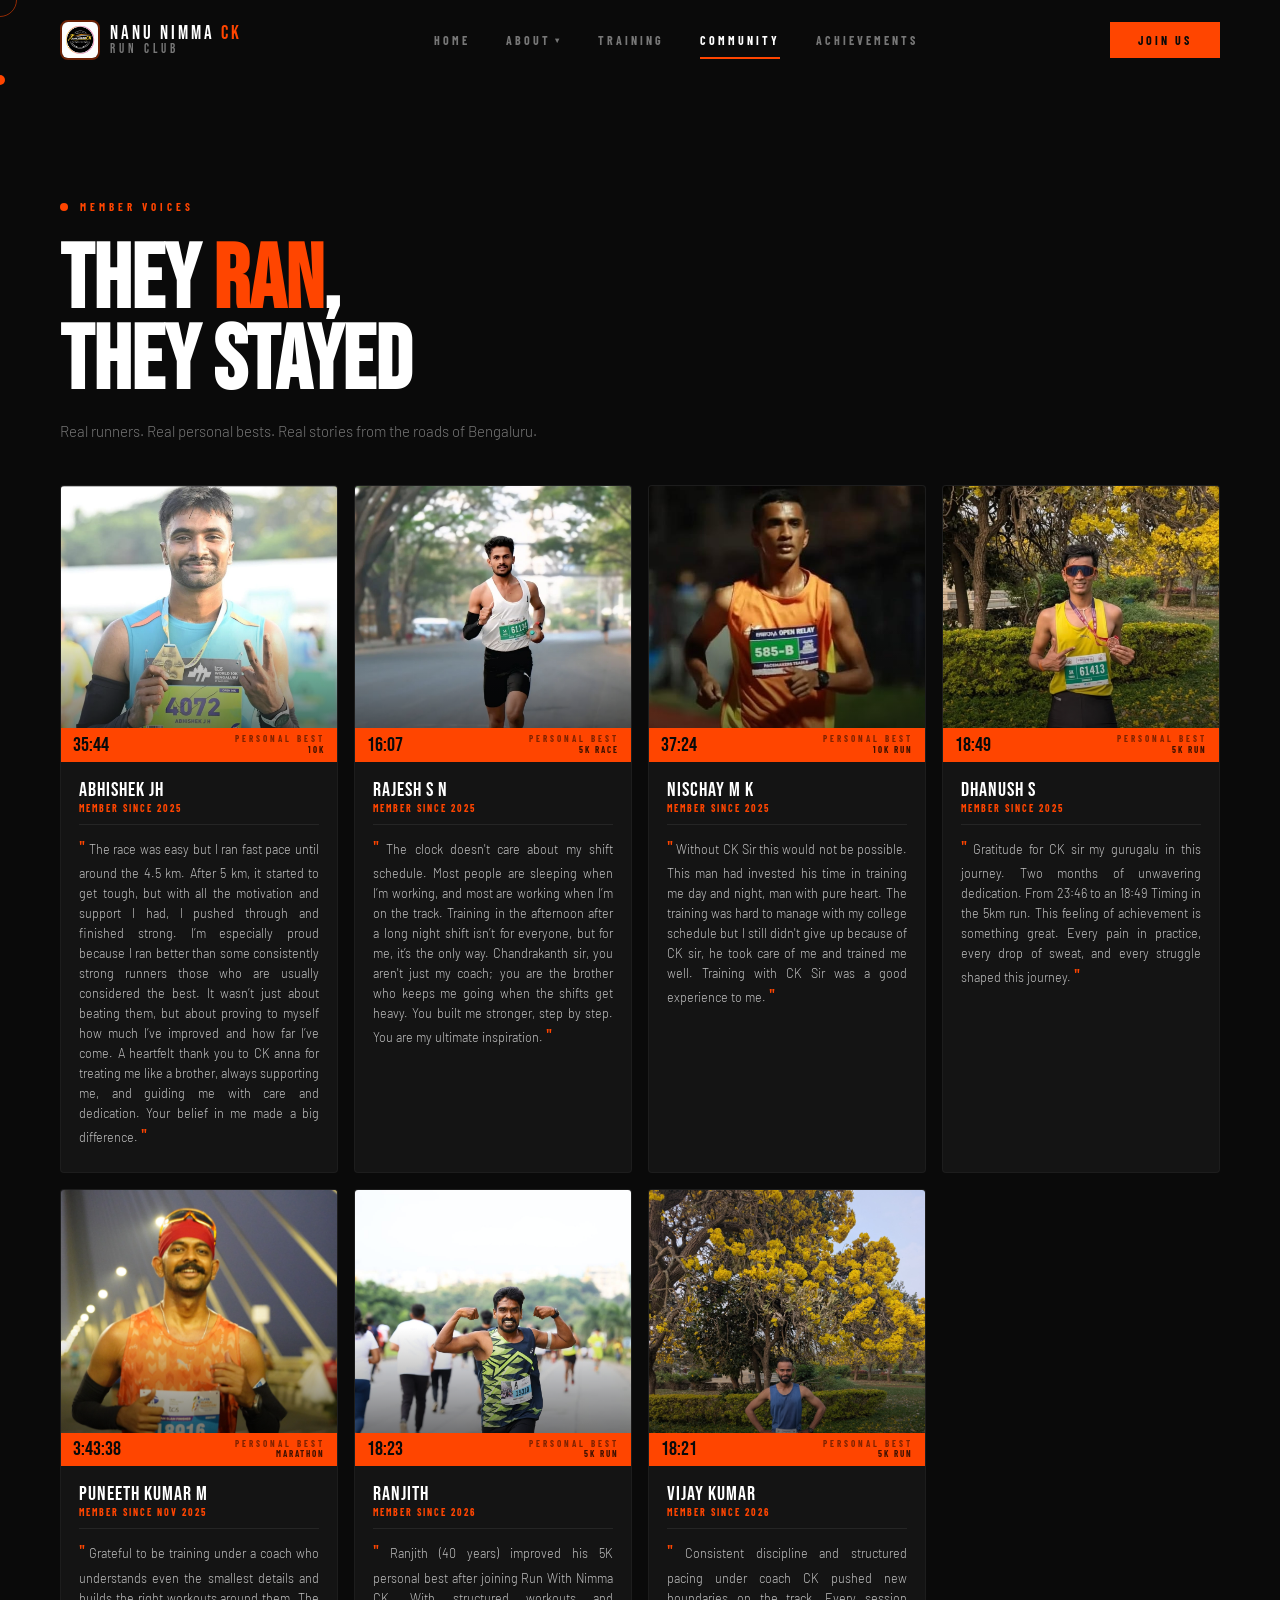
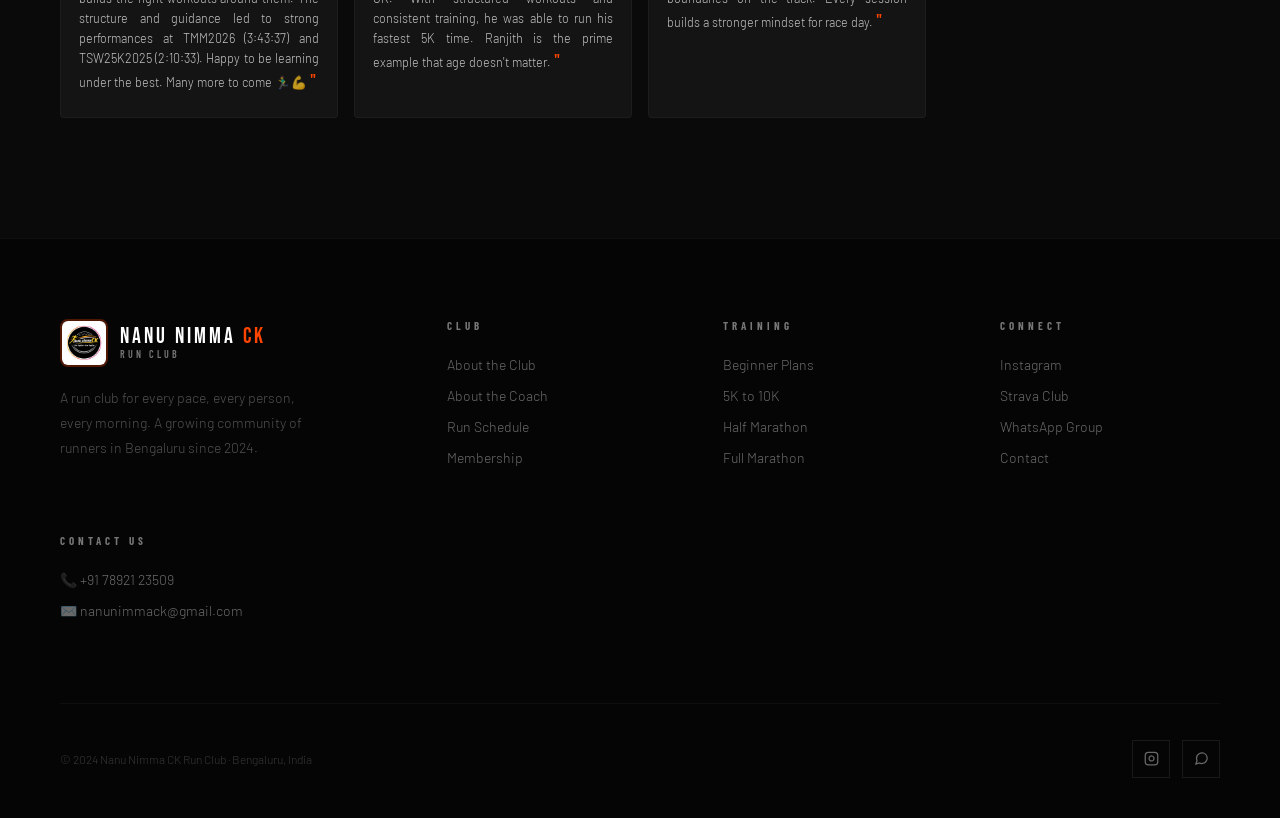
<file: community.html>
<!DOCTYPE html>
<html lang="en">
<head>
<!-- SEO Meta Tags -->
<meta name="description" content="Nanu Nimma CK Run Club — Bengaluru's community running club. Structured training, marathon coaching and weekly group runs for all levels.">
<meta name="keywords" content="run club Bengaluru, running coach Bengaluru, marathon training, CK runner, Nanu Nimma CK">
<meta name="author" content="Chandrakanth M">

<!-- Open Graph (for Google + social previews) -->
<meta property="og:title" content="Nanu Nimma CK Run Club">
<meta property="og:description" content="Bengaluru's community running club. Train smarter, run stronger.">
<meta property="og:url" content="https://nanunimmack.fit/">
<meta property="og:type" content="website">
<meta property="og:image" content="https://nanunimmack.fit/profile.jpeg">

<meta name="google-site-verification" content="fFWK10xYZNld2vjKLwLwmm7iOkbl5JPjr-4qwrEeDCE" />
<meta charset="UTF-8">
<meta name="viewport" content="width=device-width, initial-scale=1.0">
<title>Nanu Nimma CK — Community</title>
<link rel="preconnect" href="https://fonts.googleapis.com">
<link href="https://fonts.googleapis.com/css2?family=Bebas+Neue&family=Barlow+Condensed:wght@300;400;600;700&family=Barlow:wght@300;400;500&display=swap" rel="stylesheet">
<link rel="stylesheet" href="./styles.css">
<!-- Favicon -->
<link rel="icon" type="image/jpeg" href="./profile.jpeg">
<link rel="apple-touch-icon" href="./profile.jpeg">
<link rel="shortcut icon" href="./profile.jpeg">

</head>
<body>

<!-- ── JOIN POPUP ── -->
<div class="popup-overlay" id="popupOverlay">
  <div class="popup">
    <button class="popup__close" id="popupClose" aria-label="Close">
      <svg viewBox="0 0 24 24"><path d="M18 6L6 18M6 6l12 12"/></svg>
    </button>

    <!-- Left: CTA -->
    <div class="popup__left">
      <div class="popup__bg"></div>
      <div class="popup__grid"></div>
      <div class="popup__content">
        <div class="label" style="margin-bottom:16px;">
          <div class="label__dot"></div>
          <span class="label__text">Run With Us</span>
        </div>
        <h2 class="popup__heading">JOIN <span>NANU<br>NIMMA CK</span></h2>
        <p class="popup__sub">No pace requirement. Just show up and lace up. Bengaluru's most welcoming run community.</p>
        <a href="join.html" class="popup__cta">
          Join Us Today
          <svg viewBox="0 0 24 24"><path d="M5 12h14M12 5l7 7-7 7"/></svg>
        </a>
      </div>
    </div>

    <!-- Right: Contact -->
    <div class="popup__right">
      <div class="popup__tag">Get In Touch</div>
      <h3 class="popup__contact-heading">REACH <span>US</span></h3>
      <p class="popup__contact-sub">Have questions? We're always happy to help you get started.</p>

      <div class="popup__contacts">
        <a href="tel:+917892123509" class="popup__contact-item">
          <div class="popup__contact-icon">
            <svg viewBox="0 0 24 24"><path d="M22 16.92v3a2 2 0 01-2.18 2 19.79 19.79 0 01-8.63-3.07A19.5 19.5 0 013.07 9.81 19.79 19.79 0 01.07 1.18 2 2 0 012.03 0h3a2 2 0 012 1.72 12.84 12.84 0 00.7 2.81 2 2 0 01-.45 2.11L6.09 7.91a16 16 0 006 6l1.27-1.27a2 2 0 012.11-.45 12.84 12.84 0 002.81.7A2 2 0 0122 14.92z"/></svg>
          </div>
          <div class="popup__contact-info">
            <span class="popup__contact-label">Phone / WhatsApp</span>
            <span class="popup__contact-val">+91 78921 23509</span>
          </div>
        </a>

        <a href="mailto:nanunimmack@gmail.com" class="popup__contact-item">
          <div class="popup__contact-icon">
            <svg viewBox="0 0 24 24"><path d="M4 4h16c1.1 0 2 .9 2 2v12c0 1.1-.9 2-2 2H4c-1.1 0-2-.9-2-2V6c0-1.1.9-2 2-2z"/><polyline points="22,6 12,13 2,6"/></svg>
          </div>
          <div class="popup__contact-info">
            <span class="popup__contact-label">Email Us</span>
            <span class="popup__contact-val">nanunimmack@gmail.com</span>
          </div>
        </a>

        <a href="https://www.instagram.com/ck_runner198?igsh=MWJ4cGlnZDIwdWhmbg==" target="_blank" rel="noopener" class="popup__contact-item">
          <div class="popup__contact-icon">
            <svg viewBox="0 0 24 24"><rect x="2" y="2" width="20" height="20" rx="5"/><path d="M16 11.37A4 4 0 1112.63 8 4 4 0 0116 11.37z"/><path d="M17.5 6.5h.01"/></svg>
          </div>
          <div class="popup__contact-info">
            <span class="popup__contact-label">Instagram</span>
            <span class="popup__contact-val">@ck_runner198</span>
          </div>
        </a>

        <a href="https://chat.whatsapp.com/FWKhlL9tx755j9TAaHpxI4" target="_blank" rel="noopener" class="popup__contact-item">
          <div class="popup__contact-icon">
            <svg viewBox="0 0 24 24" fill="none" stroke="currentColor" stroke-width="1.5"><path d="M21 11.5a8.38 8.38 0 01-.9 3.8 8.5 8.5 0 01-7.6 4.7 8.38 8.38 0 01-3.8-.9L3 21l1.9-5.7a8.38 8.38 0 01-.9-3.8 8.5 8.5 0 014.7-7.6 8.38 8.38 0 013.8-.9h.5a8.48 8.48 0 018 8v.5z"/></svg>
          </div>
          <div class="popup__contact-info">
            <span class="popup__contact-label">WhatsApp Group</span>
            <span class="popup__contact-val">Tap to Join the Group</span>
          </div>
        </a>
      </div>

      <p class="popup__dismiss" id="popupDismiss">Don't show again &nbsp;·&nbsp; <span id="popupSnooze">Remind me later</span></p>
    </div>
  </div>
</div>

<div class="cursor" id="cursor"></div>
<div class="cursor-ring" id="cursorRing"></div>

<!-- ── NAV ── -->
<nav class="nav" id="nav">
  <a href="index.html" class="nav__logo">
    <div class="nav__logo-icon"><img src="profile.jpeg" alt="Nanu Nimma CK Logo"></div>
    <div class="nav__logo-text">
      <span class="line2">NANU NIMMA <span>CK</span></span>
      <span class="line1">RUN CLUB</span>
    </div>
  </a>
  <ul class="nav__links">
    <li><a href="index.html" class="nav__link">Home</a></li>
    <li class="nav__dropdown">
      <a class="nav__link" href="#">About <span class="nav__caret">▾</span></a>
      <div class="nav__dropdown-menu">
        <a href="about-club.html">About the Club</a>
        <a href="about-coach.html">About the Coach</a>
      </div>
    </li>
    <li><a href="runs.html" class="nav__link">Training</a></li>
    <li><a href="community.html" class="nav__link active">Community</a></li>
    <li><a href="achievements.html" class="nav__link">Achievements</a></li>
  </ul>
  <a href="join.html" class="nav__join">Join Us</a>
  <button class="nav__hamburger" id="hamburger" aria-label="Menu">
    <span></span><span></span><span></span>
  </button>
</nav>

<!-- Mobile Nav -->
<div class="nav__mobile" id="mobileNav">
  <a href="index.html">Home</a>
  <span class="sub-label">About</span>
  <a href="about-club.html" style="font-size:28px;">About the Club</a>
  <a href="about-coach.html" style="font-size:28px;">About the Coach</a>
  <div class="divider"></div>
  <a href="runs.html">Training</a>
  <a href="community.html">Community</a>
  <a href="achievements.html">Achievements</a>
  <a href="join.html" class="mobile-join">Join Us</a>
</div>

<!-- ── MEMBER PROFILES ── -->
<section class="section section--dark">
  <div class="reveal">
    <div class="label">
      <div class="label__dot"></div>
      <span class="label__text">Member Voices</span>
    </div>
    <h2 class="section__heading">THEY <span class="accent">RAN</span>,<br>THEY STAYED</h2>
    <p style="margin-top:16px; font-size:15px; font-weight:300; color:var(--muted); max-width:480px; line-height:1.75;">Real runners. Real personal bests. Real stories from the roads of Bengaluru.</p>
  </div>

  <div class="runner-profiles-grid reveal">

    <!-- Runner 1 -->
    <div class="runner-card">
      <div class="runner-card__img-wrap">
        <img src="runner1.jpeg" alt="Abhishek JH">
        <div class="runner-card__pb-badge">
          <div class="runner-card__pb-time">35:44</div>
          <div class="runner-card__pb-race">
            <span class="runner-card__pb-label">Personal Best</span>
            10K
          </div>
        </div>
      </div>
      <div class="runner-card__body">
        <div class="runner-card__name">Abhishek JH</div>
        <div class="runner-card__since">Member since 2025</div>
        <p class="runner-card__review">The race was easy but I ran fast pace until around the 4.5 km. After 5 km, it started to get tough, but with all the motivation and support I had, I pushed through and finished strong. I’m especially proud because I ran better than some consistently strong runners those who are usually considered the best. It wasn’t just about beating them, but about proving to myself how much I’ve improved and how far I’ve come. A heartfelt thank you to CK anna for treating me like a brother, always supporting me, and guiding me with care and dedication. Your belief in me made a big difference.</p>
      </div>
    </div>

    <!-- Runner 2 -->
    <div class="runner-card">
      <div class="runner-card__img-wrap">
        <img src="runner2.jpeg" alt="Rajesh S N">
        <div class="runner-card__pb-badge">
          <div class="runner-card__pb-time">16:07</div>
          <div class="runner-card__pb-race">
            <span class="runner-card__pb-label">Personal Best</span>
            5K Race
          </div>
        </div>
      </div>
      <div class="runner-card__body">
        <div class="runner-card__name">Rajesh S N</div>
        <div class="runner-card__since">Member since 2025</div>
        <p class="runner-card__review">The clock doesn't care about my shift schedule. Most people are sleeping when I’m working, and most are working when I’m on the track. Training in the afternoon after a long night shift isn’t for everyone, but for me, it’s the only way. Chandrakanth sir, you aren't just my coach; you are the brother who keeps me going when the shifts get heavy. You built me stronger, step by step. You are my ultimate inspiration.</p>
      </div>
    </div>

    <!-- Runner 3 -->
    <div class="runner-card">
      <div class="runner-card__img-wrap">
        <img src="runner3.jpeg" alt="Nischay M K ">
        <div class="runner-card__pb-badge">
          <div class="runner-card__pb-time">37:24</div>
          <div class="runner-card__pb-race">
            <span class="runner-card__pb-label">Personal Best</span>
            10K Run
          </div>
        </div>
      </div>
      <div class="runner-card__body">
        <div class="runner-card__name">Nischay M K</div>
        <div class="runner-card__since">Member since 2025</div>
        <p class="runner-card__review">Without CK Sir this would not be possible. This man had invested his time in training me day and night, man with pure heart. The training was hard to manage with my college schedule but I still didn't give up because of CK sir, he took care of me and trained me well. Training with CK Sir was a good experience to me.</p>
      </div>
    </div>

    <!-- Runner 4 -->
    <div class="runner-card">
      <div class="runner-card__img-wrap">
        <img src="runner4.jpeg" alt="Dhanush S">
        <div class="runner-card__pb-badge">
          <div class="runner-card__pb-time">18:49</div>
          <div class="runner-card__pb-race">
            <span class="runner-card__pb-label">Personal Best</span>
            5K Run
          </div>
        </div>
      </div>
      <div class="runner-card__body">
        <div class="runner-card__name">Dhanush S</div>
        <div class="runner-card__since">Member since 2025</div>
        <p class="runner-card__review">Gratitude for CK sir my gurugalu in this journey. Two months of unwavering dedication. From 23:46 to an 18:49 Timing in the 5km run. This feeling of achievement is something great. Every pain in practice, every drop of sweat, and every struggle shaped this journey.</p>
      </div>
    </div>

    <!-- Runner 5 -->
    <div class="runner-card">
      <div class="runner-card__img-wrap">
        <img src="runner5.jpeg" alt="Puneeth">
        <div class="runner-card__pb-badge">
          <div class="runner-card__pb-time">3:43:38</div>
          <div class="runner-card__pb-race">
            <span class="runner-card__pb-label">Personal Best</span>
            Marathon
          </div>
        </div>
      </div>
      <div class="runner-card__body">
        <div class="runner-card__name">Puneeth Kumar M</div>
        <div class="runner-card__since">Member since Nov 2025</div>
        <p class="runner-card__review">Grateful to be training under a coach who understands even the smallest details and builds the right workouts around them. The structure and guidance led to strong performances at TMM2026 (3:43:37) and TSW25K2025 (2:10:33). Happy to be learning under the best. Many more to come 🏃‍♂️💪</p>
      </div>
    </div>

    <!-- Runner 6 -->
    <div class="runner-card">
      <div class="runner-card__img-wrap">
        <img src="runner6.jpeg" alt="Ranjith">
        <div class="runner-card__pb-badge">
          <div class="runner-card__pb-time">18:23</div>
          <div class="runner-card__pb-race">
            <span class="runner-card__pb-label">Personal Best</span>
            5K Run
          </div>
        </div>
      </div>
      <div class="runner-card__body">
        <div class="runner-card__name">Ranjith</div>
        <div class="runner-card__since">Member since 2026</div>
        <p class="runner-card__review">Ranjith (40 years) improved his 5K personal best after joining Run With Nimma CK. With structured workouts and consistent training, he was able to run his fastest 5K time. Ranjith is the prime example that age doesn't matter.</p>
      </div>
    </div>

    <!-- Runner 7 -->
    <div class="runner-card">
      <div class="runner-card__img-wrap">
        <img src="runner7.jpeg" alt="Vijay Kumar">
        <div class="runner-card__pb-badge">
          <div class="runner-card__pb-time">18:21</div>
          <div class="runner-card__pb-race">
            <span class="runner-card__pb-label">Personal Best</span>
            5K Run
          </div>
        </div>
      </div>
      <div class="runner-card__body">
        <div class="runner-card__name">Vijay Kumar</div>
        <div class="runner-card__since">Member since 2026</div>
        <p class="runner-card__review">Consistent discipline and structured pacing under coach CK pushed new boundaries on the track. Every session builds a stronger mindset for race day.</p>
      </div>
    </div>

  </div>
</section>

<!-- ── FOOTER ── -->
<footer class="footer">
  <div class="footer__top">
    <div class="footer__brand">
      <div class="footer__brand-logo"><div class="footer__brand-logo-icon"><img src="profile.jpeg" alt="Nanu Nimma CK Logo"></div><div class="footer__brand-logo-text"><span class="fl2">NANU NIMMA <span>CK</span></span><span class="fl1">Run Club</span></div></div>
      <p class="footer__brand-text">A run club for every pace, every person, every morning. A growing community of runners in Bengaluru since 2024.</p>
    </div>
    <div class="footer__col">
      <h5>Club</h5>
      <ul>
        <li><a href="about-club.html">About the Club</a></li>
        <li><a href="about-coach.html">About the Coach</a></li>
        <li><a href="runs.html">Run Schedule</a></li>
        <li><a href="join.html">Membership</a></li>
      </ul>
    </div>
    <div class="footer__col">
      <h5>Training</h5>
      <ul>
        <li><a href="runs.html">Beginner Plans</a></li>
        <li><a href="runs.html">5K to 10K</a></li>
        <li><a href="runs.html">Half Marathon</a></li>
        <li><a href="runs.html">Full Marathon</a></li>
      </ul>
    </div>
    <div class="footer__col">
      <h5>Connect</h5>
      <ul>
        <li><a href="https://www.instagram.com/ck_runner198?igsh=MWJ4cGlnZDIwdWhmbg==" target="_blank" rel="noopener">Instagram</a></li>
        <li><a href="#">Strava Club</a></li>
        <li><a href="https://chat.whatsapp.com/FWKhlL9tx755j9TAaHpxI4" target="_blank" rel="noopener">WhatsApp Group</a></li>
        <li><a href="#">Contact</a></li>
      </ul>
    </div>
    <div class="footer__col">
      <h5>Contact Us</h5>
      <ul>
        <li><a href="tel:+917892123509">📞 +91 78921 23509</a></li>
        <li><a href="mailto:nanunimmack@gmail.com">✉️ nanunimmack@gmail.com</a></li>
      </ul>
    </div>
  </div>
  <div class="footer__bottom">
    <p class="footer__copy">© 2024 Nanu Nimma CK Run Club · Bengaluru, India</p>
    <div class="socials">
      <a href="https://www.instagram.com/ck_runner198?igsh=MWJ4cGlnZDIwdWhmbg==" target="_blank" rel="noopener" class="social-btn"><svg viewBox="0 0 24 24"><rect x="2" y="2" width="20" height="20" rx="5"/><path d="M16 11.37A4 4 0 1112.63 8 4 4 0 0116 11.37z"/><path d="M17.5 6.5h.01"/></svg></a>
      <a href="https://wa.me/917892123509" target="_blank" rel="noopener" class="social-btn"><svg viewBox="0 0 24 24" fill="none" stroke="currentColor" stroke-width="1.5"><path d="M21 11.5a8.38 8.38 0 01-.9 3.8 8.5 8.5 0 01-7.6 4.7 8.38 8.38 0 01-3.8-.9L3 21l1.9-5.7a8.38 8.38 0 01-.9-3.8 8.5 8.5 0 014.7-7.6 8.38 8.38 0 013.8-.9h.5a8.48 8.48 0 018 8v.5z"/></svg></a>
    </div>
  </div>
</footer>

<script src="main.js"></script>
</body>
</html>
</file>
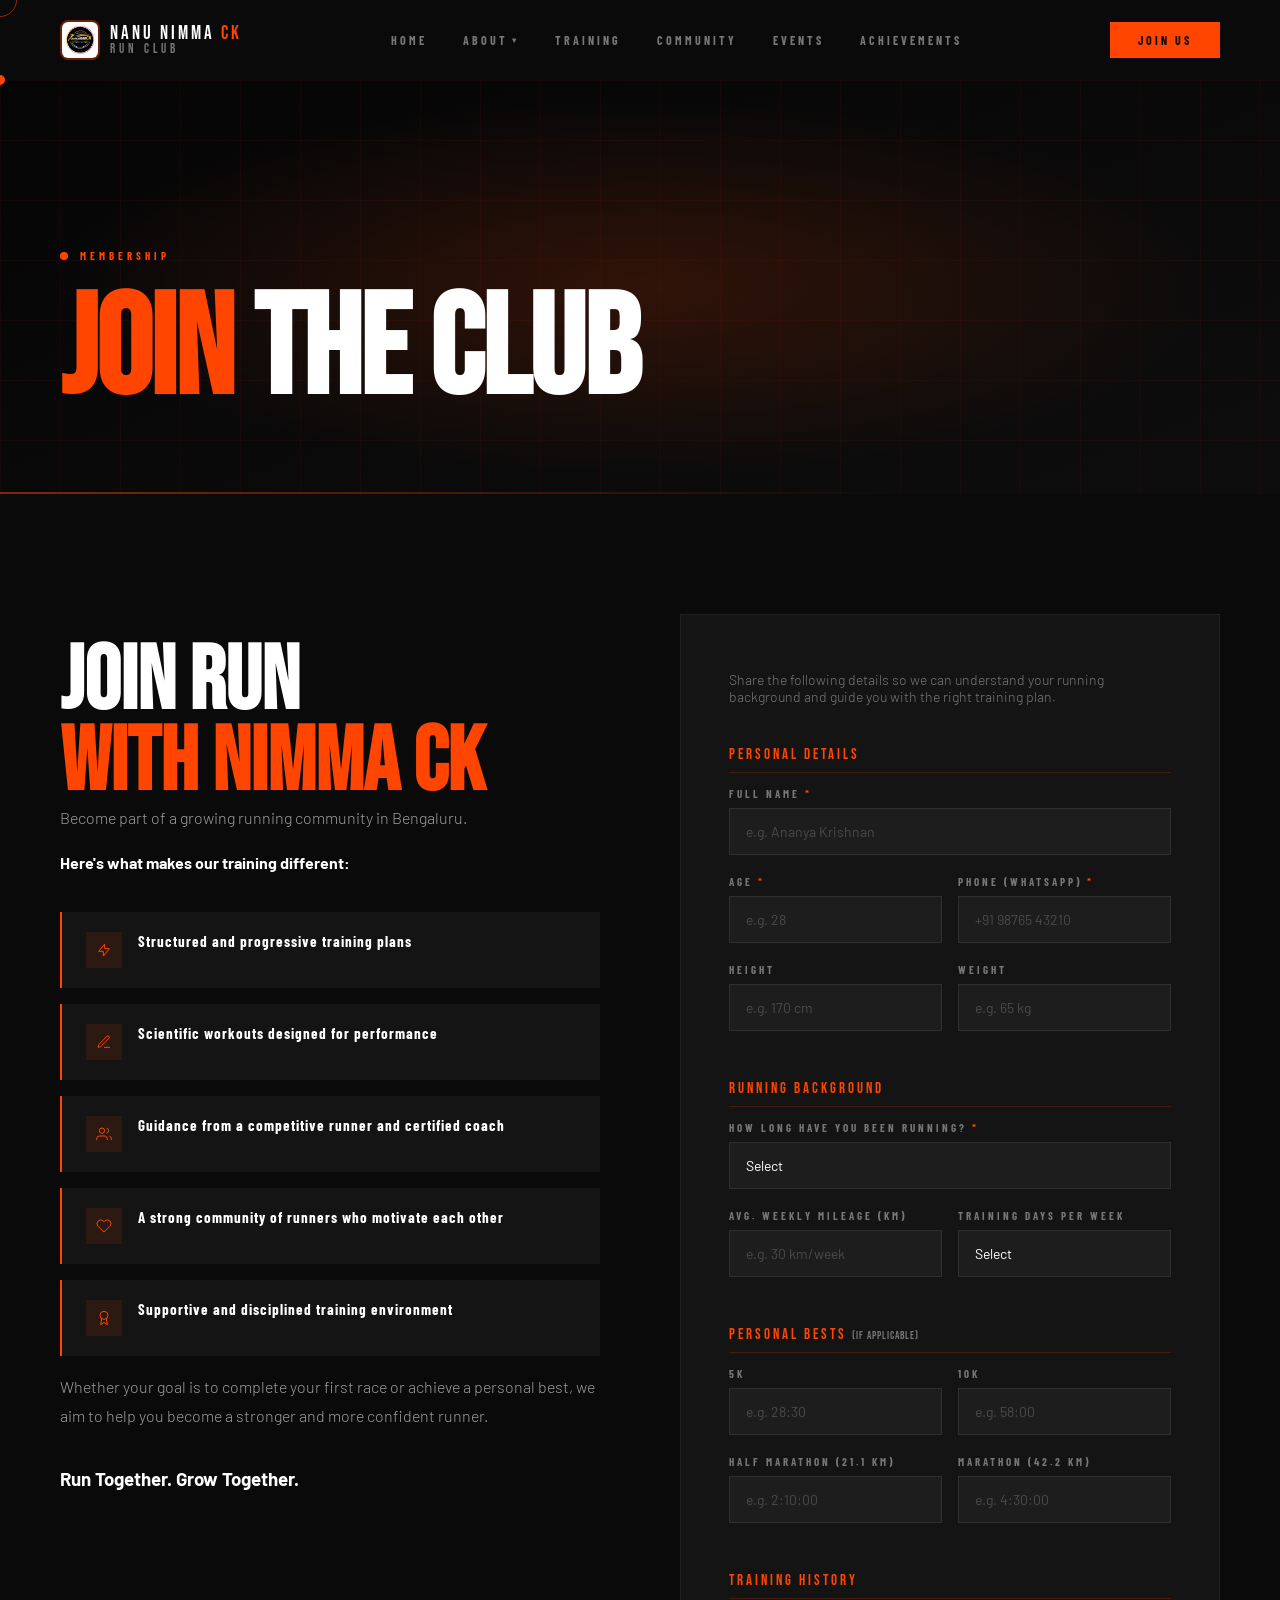
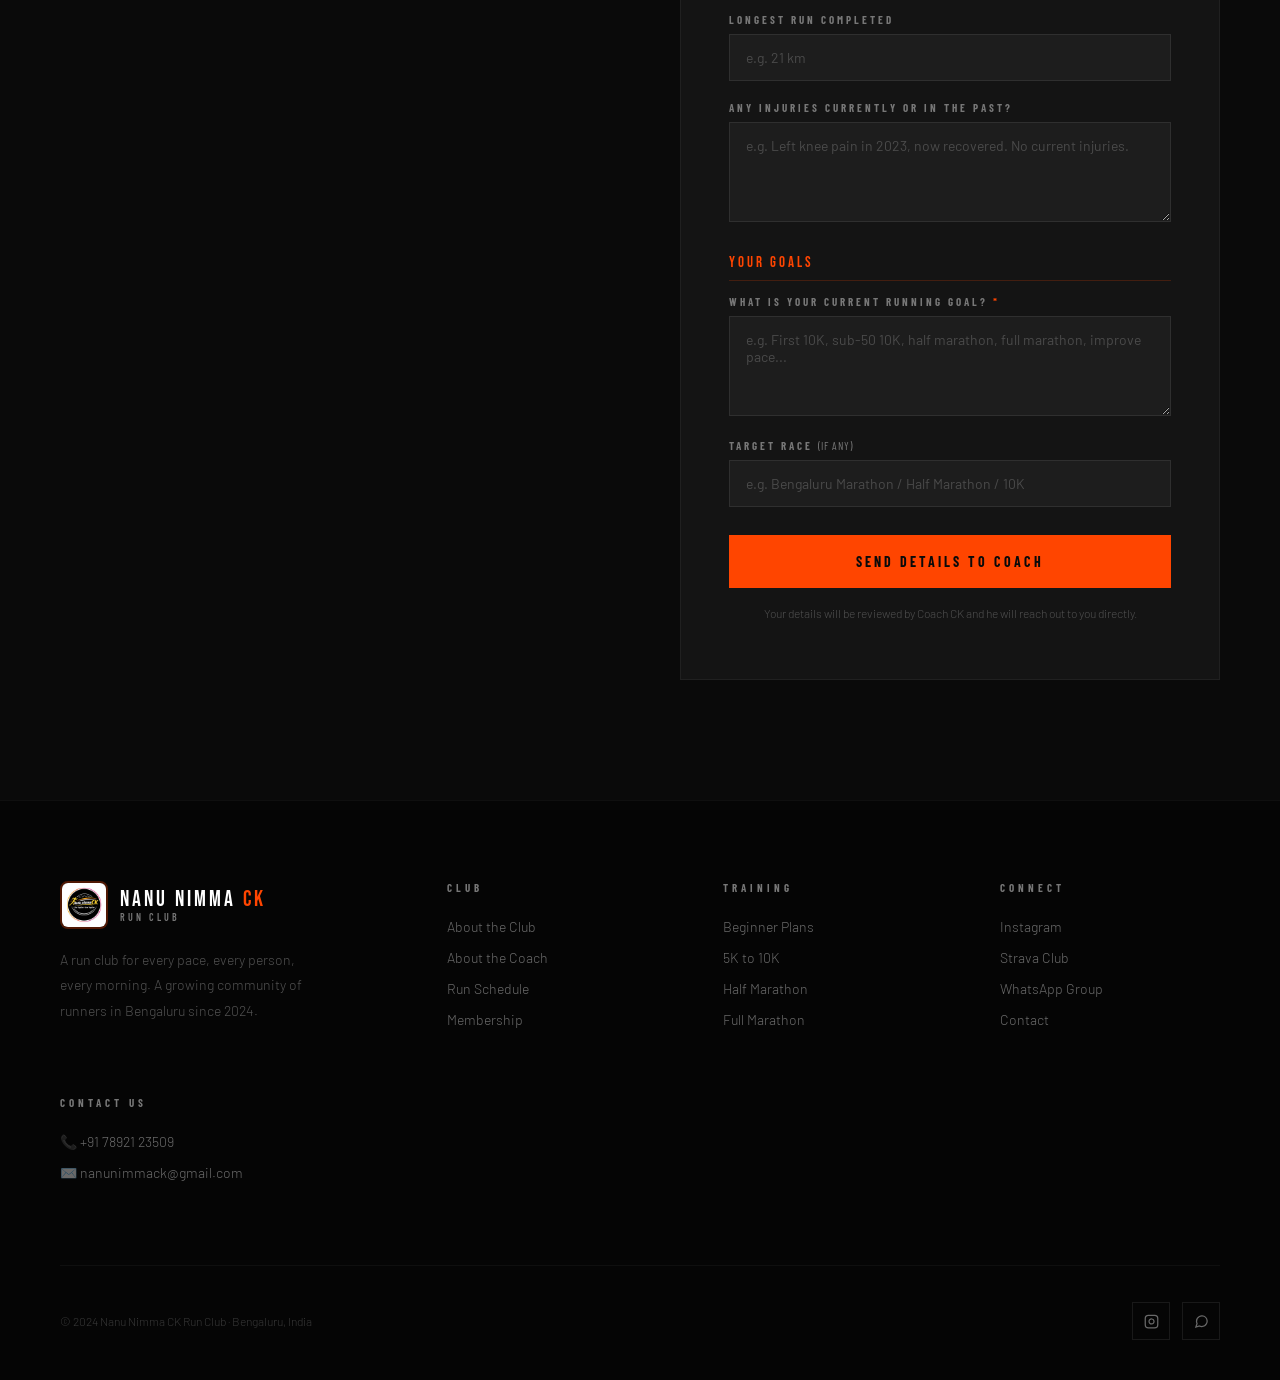
<file: join.html>
<!DOCTYPE html>
<html lang="en">
<head>
<!-- SEO Meta Tags -->
<meta name="description" content="Join Nanu Nimma CK Run Club — Bengaluru's community running club. Sign up for structured training, marathon coaching and weekly group runs.">
<meta name="keywords" content="join run club Bengaluru, running coach Bengaluru, marathon training, CK runner, Nanu Nimma CK">
<meta name="author" content="Chandrakanth M">

<!-- Open Graph -->
<meta property="og:title" content="Join Us — Nanu Nimma CK Run Club">
<meta property="og:description" content="Join Bengaluru's community running club. Train smarter, run stronger.">
<meta property="og:url" content="https://nanunimmack.fit/join.html">
<meta property="og:type" content="website">
<meta property="og:image" content="https://nanunimmack.fit/profile.jpeg">

<meta name="google-site-verification" content="fFWK10xYZNld2vjKLwLwmm7iOkbl5JPjr-4qwrEeDCE" />
<meta charset="UTF-8">
<meta name="viewport" content="width=device-width, initial-scale=1.0">
<title>Nanu Nimma CK — Join Us</title>
<link rel="preconnect" href="https://fonts.googleapis.com">
<link href="https://fonts.googleapis.com/css2?family=Bebas+Neue&family=Barlow+Condensed:wght@300;400;600;700&family=Barlow:wght@300;400;500&display=swap" rel="stylesheet">
<link rel="stylesheet" href="./styles.css">

<!-- Favicon -->
<link rel="icon" type="image/jpeg" href="./profile.jpeg">
<link rel="apple-touch-icon" href="./profile.jpeg">
<link rel="shortcut icon" href="./profile.jpeg">
</head>
<body>

<div class="cursor" id="cursor"></div>
<div class="cursor-ring" id="cursorRing"></div>

<!-- ── NAV ── -->
<nav class="nav" id="nav">
  <a href="index.html" class="nav__logo">
    <div class="nav__logo-icon"><img src="profile.jpeg" alt="Nanu Nimma CK Logo"></div>
    <div class="nav__logo-text">
      <span class="line2">NANU NIMMA <span>CK</span></span>
      <span class="line1">RUN CLUB</span>
    </div>
  </a>
  <ul class="nav__links">
    <li><a href="index.html" class="nav__link">Home</a></li>
    <li class="nav__dropdown">
      <a class="nav__link" href="#">About <span class="nav__caret">▾</span></a>
      <div class="nav__dropdown-menu">
        <a href="about-club.html">About the Club</a>
        <a href="about-coach.html">About the Coach</a>
      </div>
    </li>
    <li><a href="runs.html" class="nav__link">Training</a></li>
    <li><a href="community.html" class="nav__link">Community</a></li>
    <li><a href="events.html" class="nav__link">Events</a></li>
    <li><a href="achievements.html" class="nav__link">Achievements</a></li>
  </ul>
  <a href="join.html" class="nav__join active">Join Us</a>
  <button class="nav__hamburger" id="hamburger" aria-label="Menu">
    <span></span><span></span><span></span>
  </button>
</nav>

<!-- Mobile Nav -->
<div class="nav__mobile" id="mobileNav">
  <a href="index.html">Home</a>
  <span class="sub-label">About</span>
  <a href="about-club.html" style="font-size:28px;">About the Club</a>
  <a href="about-coach.html" style="font-size:28px;">About the Coach</a>
  <div class="divider"></div>
  <a href="runs.html">Training</a>
  <a href="community.html">Community</a>
  <a href="achievements.html">Achievements</a>
  <a href="join.html" class="mobile-join">Join Us</a>
</div>

<!-- ── PAGE HERO ── -->
<section class="page-hero" style="min-height:46vh;">
  <div class="page-hero__bg" style="background:radial-gradient(ellipse at 50% 50%, rgba(255,69,0,.16) 0%, transparent 65%), linear-gradient(160deg,#050505 0%,#0D0D0D 100%);"></div>
  <div class="page-hero__grid"></div>
  <div class="page-hero__bar"></div>
  <div class="page-hero__content">
    <div class="label">
      <div class="label__dot"></div>
      <span class="label__text">Membership</span>
    </div>
    <h1 class="page-hero__title"><span class="accent">JOIN</span> THE CLUB</h1>
  </div>
</section>

<!-- ── JOIN SECTION ── -->
<section class="section section--dark">
  <div class="join-split reveal">

    <!-- LEFT: benefits -->
    <div class="join-split__left">
      <div class="label"></div>
      <h2 class="section__heading">Join Run <br><span class="accent">With Nimma CK</span></h2>
      <p>Become part of a growing running community in Bengaluru.</p>
      <p><h4>Here's what makes our training different:</h4></p>

      <div class="join-perks">
        <div class="join-perk">
          <div class="join-perk__icon">
            <svg viewBox="0 0 24 24"><path d="M13 10V3L4 14h7v7l9-11h-7z"/></svg>
          </div>
          <div>
            <div class="join-perk__title">Structured and progressive training plans</div>
          </div>
        </div>
        <div class="join-perk">
          <div class="join-perk__icon">
            <svg viewBox="0 0 24 24"><path d="M12 20h9"/><path d="M16.5 3.5a2.121 2.121 0 013 3L7 19l-4 1 1-4L16.5 3.5z"/></svg>
          </div>
          <div>
            <div class="join-perk__title">Scientific workouts designed for performance</div>
          </div>
        </div>
        <div class="join-perk">
          <div class="join-perk__icon">
            <svg viewBox="0 0 24 24"><path d="M17 21v-2a4 4 0 00-4-4H5a4 4 0 00-4 4v2"/><circle cx="9" cy="7" r="4"/><path d="M23 21v-2a4 4 0 00-3-3.87M16 3.13a4 4 0 010 7.75"/></svg>
          </div>
          <div>
            <div class="join-perk__title">Guidance from a competitive runner and certified coach</div>
          </div>
        </div>
        <div class="join-perk">
          <div class="join-perk__icon">
            <svg viewBox="0 0 24 24"><path d="M20.84 4.61a5.5 5.5 0 00-7.78 0L12 5.67l-1.06-1.06a5.5 5.5 0 00-7.78 7.78l1.06 1.06L12 21.23l7.78-7.78 1.06-1.06a5.5 5.5 0 000-7.78z"/></svg>
          </div>
          <div>
            <div class="join-perk__title">A strong community of runners who motivate each other</div>
          </div>
        </div>
        <div class="join-perk">
          <div class="join-perk__icon">
            <svg viewBox="0 0 24 24"><circle cx="12" cy="8" r="6"/><path d="M15.477 12.89L17 22l-5-3-5 3 1.523-9.11"/></svg>
          </div>
          <div>
            <div class="join-perk__title">Supportive and disciplined training environment</div>
          </div>
        </div>
        <p>Whether your goal is to complete your first race or achieve a personal best, we aim to help you become a stronger and more confident runner.</p>
        <h3>Run Together. Grow Together.</h3>
      </div>
    </div>

    <!-- RIGHT: form -->
    <div>
      <div class="join-form-card" id="formCard">
        <p class="sub">Share the following details so we can understand your running background and guide you with the right training plan.</p>

        <!-- Personal Details -->
        <div class="form-section-label">Personal Details</div>
        <div class="form-group">
          <label>Full Name <span class="req">*</span></label>
          <input type="text" id="fullName" placeholder="e.g. Ananya Krishnan">
        </div>
        <div class="form-row">
          <div class="form-group">
            <label>Age <span class="req">*</span></label>
            <input type="number" id="age" placeholder="e.g. 28" min="10" max="90">
          </div>
          <div class="form-group">
            <label>Phone (WhatsApp) <span class="req">*</span></label>
            <input type="tel" id="phone" placeholder="+91 98765 43210">
          </div>
        </div>
        <div class="form-row">
          <div class="form-group">
            <label>Height</label>
            <input type="text" id="height" placeholder="e.g. 170 cm">
          </div>
          <div class="form-group">
            <label>Weight</label>
            <input type="text" id="weight" placeholder="e.g. 65 kg">
          </div>
        </div>

        <!-- Running Background -->
        <div class="form-section-label">Running Background</div>
        <div class="form-group">
          <label>How long have you been running? <span class="req">*</span></label>
          <select id="runningYears">
            <option value="" disabled selected>Select</option>
            <option>Just starting out</option>
            <option>Less than 6 months</option>
            <option>6 months – 1 year</option>
            <option>1 – 2 years</option>
            <option>2 – 5 years</option>
            <option>5+ years</option>
          </select>
        </div>
        <div class="form-row">
          <div class="form-group">
            <label>Avg. weekly mileage (km)</label>
            <input type="text" id="weeklyKm" placeholder="e.g. 30 km/week">
          </div>
          <div class="form-group">
            <label>Training days per week</label>
            <select id="trainingDays">
              <option value="" disabled selected>Select</option>
              <option>1 day</option>
              <option>2 days</option>
              <option>3 days</option>
              <option>4 days</option>
              <option>5+ days</option>
            </select>
          </div>
        </div>

        <!-- Personal Bests -->
        <div class="form-section-label">Personal Bests <span style="font-weight:400; color:var(--muted); font-size:11px; letter-spacing:1px;">(if applicable)</span></div>
        <div class="form-row">
          <div class="form-group">
            <label>5K</label>
            <input type="text" id="pb5k" placeholder="e.g. 28:30">
          </div>
          <div class="form-group">
            <label>10K</label>
            <input type="text" id="pb10k" placeholder="e.g. 58:00">
          </div>
        </div>
        <div class="form-row">
          <div class="form-group">
            <label>Half Marathon (21.1 km)</label>
            <input type="text" id="pbHalf" placeholder="e.g. 2:10:00">
          </div>
          <div class="form-group">
            <label>Marathon (42.2 km)</label>
            <input type="text" id="pbFull" placeholder="e.g. 4:30:00">
          </div>
        </div>

        <!-- Training History -->
        <div class="form-section-label">Training History</div>
        <div class="form-group">
          <label>Longest run completed</label>
          <input type="text" id="longestRun" placeholder="e.g. 21 km">
        </div>
        <div class="form-group">
          <label>Any injuries currently or in the past?</label>
          <textarea id="injuries" rows="2" placeholder="e.g. Left knee pain in 2023, now recovered. No current injuries."></textarea>
        </div>

        <!-- Your Goals -->
        <div class="form-section-label">Your Goals</div>
        <div class="form-group">
          <label>What is your current running goal? <span class="req">*</span></label>
          <textarea id="runGoal" rows="3" placeholder="e.g. First 10K, sub-50 10K, half marathon, full marathon, improve pace..."></textarea>
        </div>
        <div class="form-group">
          <label>Target Race <span style="font-weight:400; color:var(--muted); font-size:11px; letter-spacing:1px;">(if any)</span></label>
          <input type="text" id="targetRace" placeholder="e.g. Bengaluru Marathon / Half Marathon / 10K">
        </div>

        <button class="form-submit" type="button" id="submitBtn" onclick="submitForm()">Send Details to Coach</button>
        <p class="form-note">Your details will be reviewed by Coach CK and he will reach out to you directly.</p>
      </div>
    </div>

  </div>
</section>

<!-- ── FOOTER ── -->
<footer class="footer">
  <div class="footer__top">
    <div class="footer__brand">
      <div class="footer__brand-logo">
        <div class="footer__brand-logo-icon"><img src="profile.jpeg" alt="Nanu Nimma CK Logo"></div>
        <div class="footer__brand-logo-text">
          <span class="fl2">NANU NIMMA <span>CK</span></span>
          <span class="fl1">Run Club</span>
        </div>
      </div>
      <p class="footer__brand-text">A run club for every pace, every person, every morning. A growing community of runners in Bengaluru since 2024.</p>
    </div>
    <div class="footer__col">
      <h5>Club</h5>
      <ul>
        <li><a href="about-club.html">About the Club</a></li>
        <li><a href="about-coach.html">About the Coach</a></li>
        <li><a href="runs.html">Run Schedule</a></li>
        <li><a href="join.html">Membership</a></li>
      </ul>
    </div>
    <div class="footer__col">
      <h5>Training</h5>
      <ul>
        <li><a href="runs.html">Beginner Plans</a></li>
        <li><a href="runs.html">5K to 10K</a></li>
        <li><a href="runs.html">Half Marathon</a></li>
        <li><a href="runs.html">Full Marathon</a></li>
      </ul>
    </div>
    <div class="footer__col">
      <h5>Connect</h5>
      <ul>
        <li><a href="https://www.instagram.com/ck_runner198?igsh=MWJ4cGlnZDIwdWhmbg==" target="_blank" rel="noopener">Instagram</a></li>
        <li><a href="#">Strava Club</a></li>
        <li><a href="https://chat.whatsapp.com/FWKhlL9tx755j9TAaHpxI4" target="_blank" rel="noopener">WhatsApp Group</a></li>
        <li><a href="#">Contact</a></li>
      </ul>
    </div>
    <div class="footer__col">
      <h5>Contact Us</h5>
      <ul>
        <li><a href="tel:+917892123509">📞 +91 78921 23509</a></li>
        <li><a href="mailto:nanunimmack@gmail.com">✉️ nanunimmack@gmail.com</a></li>
      </ul>
    </div>
  </div>
  <div class="footer__bottom">
    <p class="footer__copy">© 2024 Nanu Nimma CK Run Club · Bengaluru, India</p>
    <div class="socials">
      <a href="https://www.instagram.com/ck_runner198?igsh=MWJ4cGlnZDIwdWhmbg==" target="_blank" rel="noopener" class="social-btn">
        <svg viewBox="0 0 24 24"><rect x="2" y="2" width="20" height="20" rx="5"/><path d="M16 11.37A4 4 0 1112.63 8 4 4 0 0116 11.37z"/><path d="M17.5 6.5h.01"/></svg>
      </a>
      <a href="https://wa.me/917892123509" target="_blank" rel="noopener" class="social-btn">
        <svg viewBox="0 0 24 24" fill="none" stroke="currentColor" stroke-width="1.5"><path d="M21 11.5a8.38 8.38 0 01-.9 3.8 8.5 8.5 0 01-7.6 4.7 8.38 8.38 0 01-3.8-.9L3 21l1.9-5.7a8.38 8.38 0 01-.9-3.8 8.5 8.5 0 014.7-7.6 8.38 8.38 0 013.8-.9h.5a8.48 8.48 0 018 8v.5z"/></svg>
      </a>
    </div>
  </div>
</footer>

<script src="main.js"></script>

<script>
  // ── PASTE YOUR WEB APP URL HERE ──
  var SHEET_URL = 'https://script.google.com/macros/s/AKfycbxHfX8E-yuV9porbCGCbBM_9FuOpu47GnKhCbMAQXs5gvI-do4OyE31wf9B0jwWMbAj/exec';

  function submitForm() {
    var fullName   = document.getElementById('fullName').value.trim();
    var age        = document.getElementById('age').value.trim();
    var phone      = document.getElementById('phone').value.trim();
    var height     = document.getElementById('height').value.trim();
    var weight     = document.getElementById('weight').value.trim();
    var runYears   = document.getElementById('runningYears').value;
    var weeklyKm   = document.getElementById('weeklyKm').value.trim();
    var trainDays  = document.getElementById('trainingDays').value;
    var pb5k       = document.getElementById('pb5k').value.trim();
    var pb10k      = document.getElementById('pb10k').value.trim();
    var pbHalf     = document.getElementById('pbHalf').value.trim();
    var pbFull     = document.getElementById('pbFull').value.trim();
    var longestRun = document.getElementById('longestRun').value.trim();
    var injuries   = document.getElementById('injuries').value.trim();
    var runGoal    = document.getElementById('runGoal').value.trim();
    var targetRace = document.getElementById('targetRace').value.trim();

    // Validation
    if (!fullName) { alert('Please enter your full name.'); return; }
    if (!age)      { alert('Please enter your age.'); return; }
    if (!phone)    { alert('Please enter your WhatsApp number.'); return; }
    if (!runYears) { alert('Please select how long you have been running.'); return; }
    if (!runGoal)  { alert('Please describe your running goal.'); return; }

    // Button loading state
    var btn = document.getElementById('submitBtn');
    btn.textContent = 'Submitting...';
    btn.style.background = '#555';
    btn.style.pointerEvents = 'none';

    // Data to send to Google Sheets
    var formData = {
      name:         fullName,
      age:          age,
      phone:        phone,
      height:       height || '—',
      weight:       weight || '—',
      runningYears: runYears,
      weeklyKm:     weeklyKm || '—',
      trainingDays: trainDays || '—',
      pb5k:         pb5k || '—',
      pb10k:        pb10k || '—',
      pbHalf:       pbHalf || '—',
      pbFull:       pbFull || '—',
      longestRun:   longestRun || '—',
      injuries:     injuries || 'None',
      runGoal:      runGoal,
      targetRace:   targetRace || '—'
    };

    fetch(SHEET_URL, {
      method: 'POST',
      mode: 'no-cors',
      headers: { 'Content-Type': 'application/json' },
      body: JSON.stringify(formData)
    })
    .then(function() {
      // Replace form with success message
      document.getElementById('formCard').innerHTML = `
        <div style="
          display: flex;
          flex-direction: column;
          align-items: center;
          justify-content: center;
          text-align: center;
          padding: 80px 20px;
          gap: 24px;
          min-height: 400px;
        ">
          <div style="
            width: 80px; height: 80px;
            background: rgba(255,69,0,.1);
            border: 2px solid var(--orange);
            border-radius: 50%;
            display: flex;
            align-items: center;
            justify-content: center;
          ">
            <svg viewBox="0 0 24 24" style="width:36px;height:36px;stroke:#FF4500;fill:none;stroke-width:2.5;">
              <polyline points="20 6 9 17 4 12"/>
            </svg>
          </div>
          <h3 style="
            font-family: 'Bebas Neue', sans-serif;
            font-size: 48px;
            letter-spacing: 2px;
            color: #FF4500;
            line-height: 1;
          ">Form Submitted!</h3>
          <p style="
            font-size: 15px;
            font-weight: 300;
            color: rgba(255,255,255,.6);
            line-height: 1.9;
            max-width: 320px;
          ">Thank you <strong style="color:#fff;">${fullName}</strong>!<br>
          Coach CK will reach out to you on<br>
          <strong style="color:#FF4500;">${phone}</strong> shortly.</p>
          <p style="
            font-family: 'Barlow Condensed', sans-serif;
            font-size: 12px;
            font-weight: 700;
            letter-spacing: 4px;
            text-transform: uppercase;
            color: rgba(255,255,255,.2);
            margin-top: 12px;
          ">Run Together. Grow Together.</p>
        </div>
      `;
    })
    .catch(function() {
      btn.textContent = 'Send Details to Coach';
      btn.style.background = '';
      btn.style.pointerEvents = '';
      alert('Something went wrong. Please try again or contact us directly on +91 78921 23509.');
    });
  }
</script>

</body>
</html>
</file>
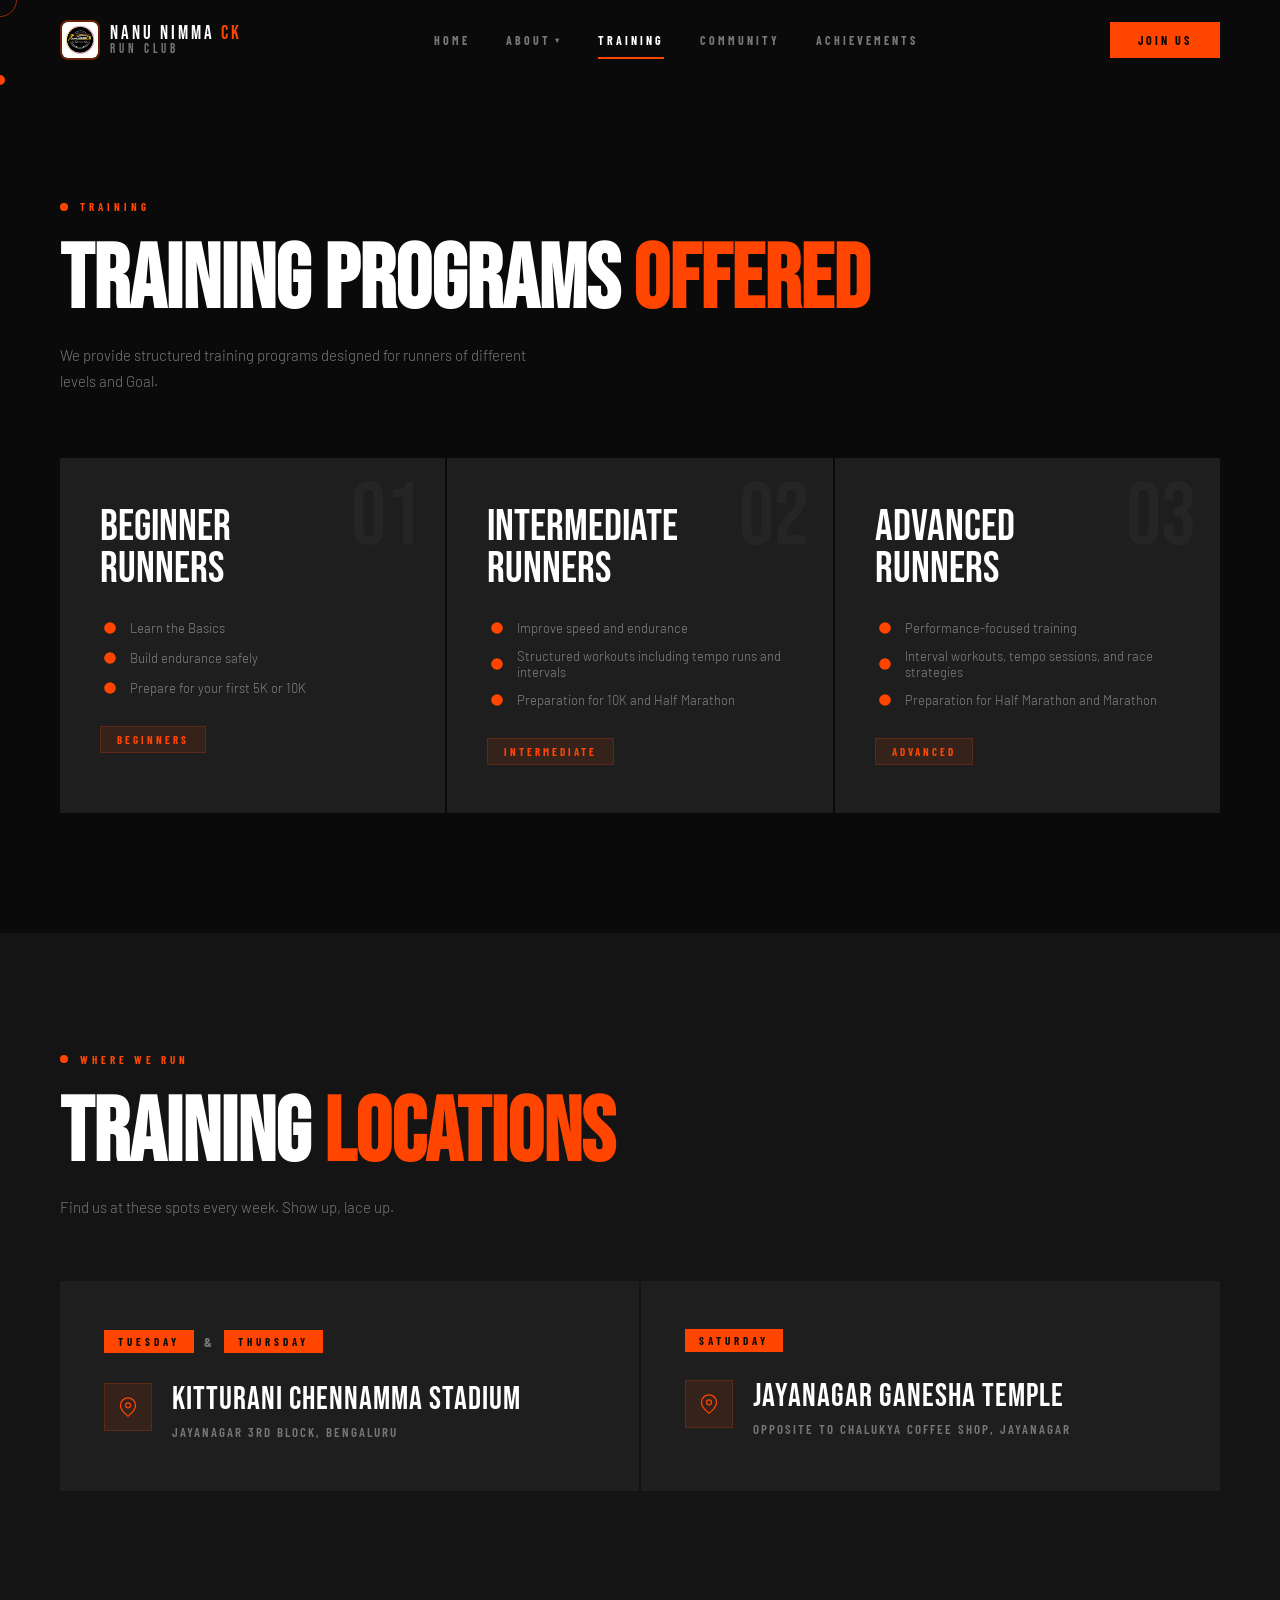
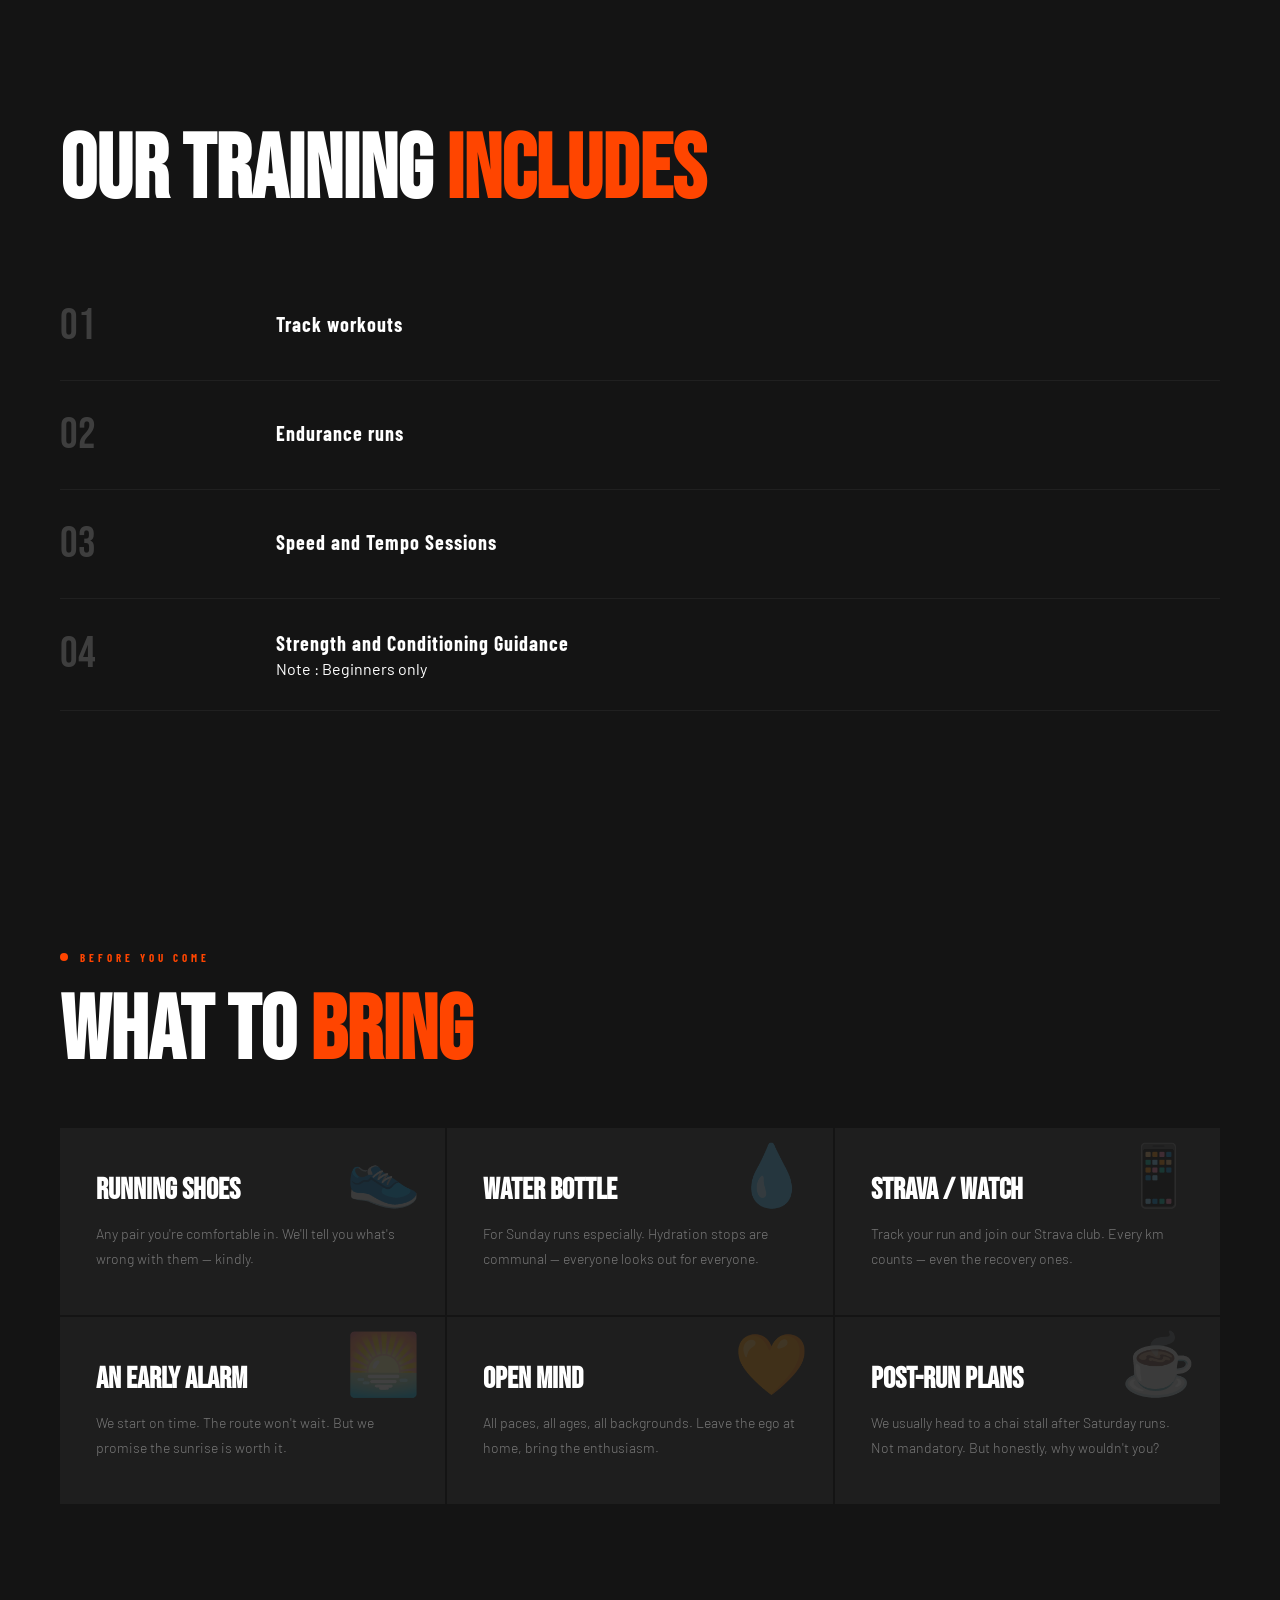
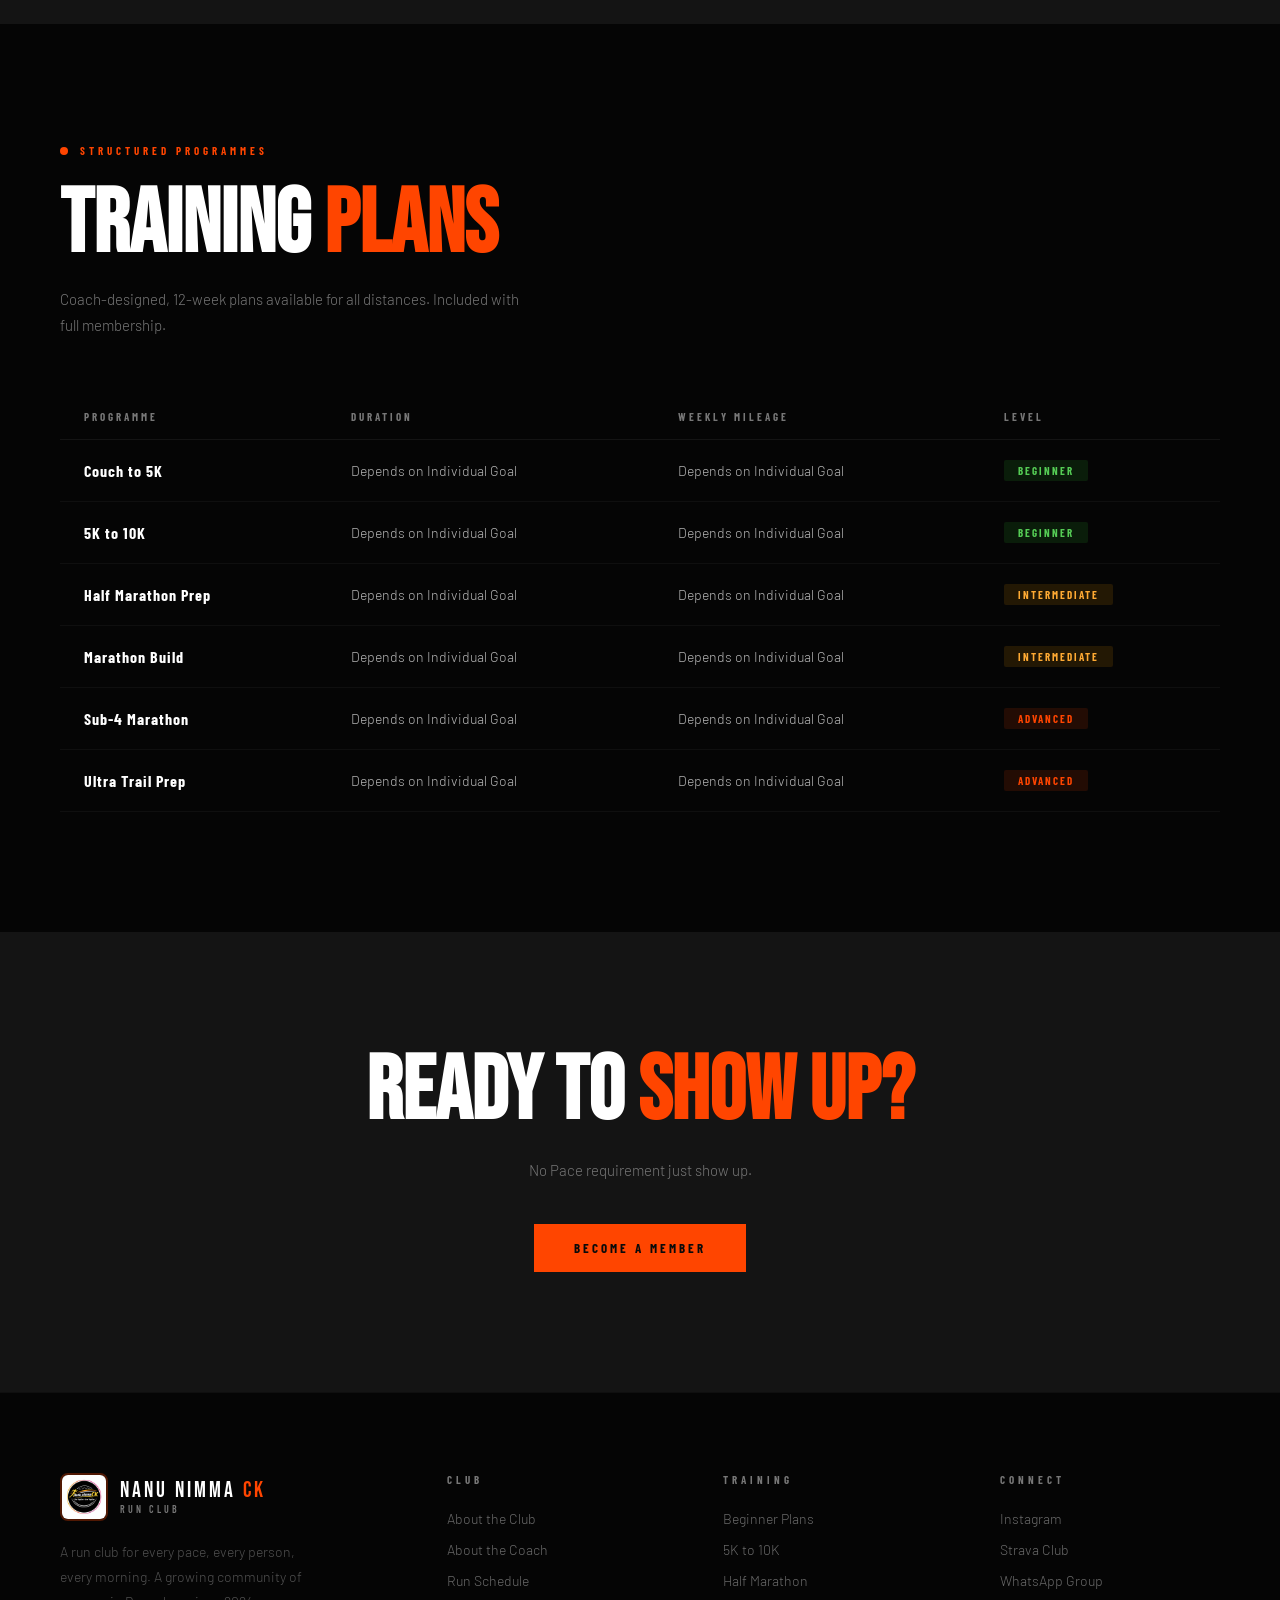
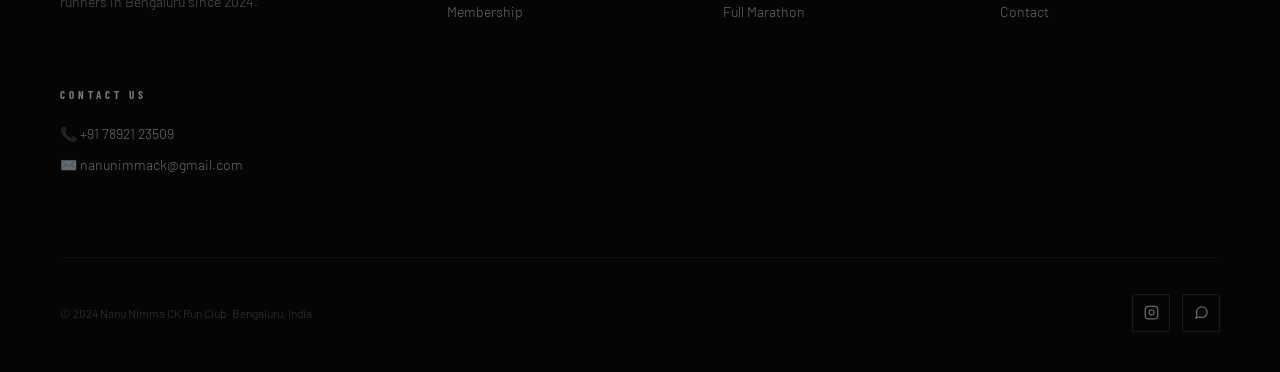
<file: runs.html>
<!DOCTYPE html>
<html lang="en">
<head>
<!-- SEO Meta Tags -->
<meta name="description" content="Nanu Nimma CK Run Club — Bengaluru's community running club. Structured training, marathon coaching and weekly group runs for all levels.">
<meta name="keywords" content="run club Bengaluru, running coach Bengaluru, marathon training, CK runner, Nanu Nimma CK">
<meta name="author" content="Chandrakanth M">

<!-- Open Graph (for Google + social previews) -->
<meta property="og:title" content="Nanu Nimma CK Run Club">
<meta property="og:description" content="Bengaluru's community running club. Train smarter, run stronger.">
<meta property="og:url" content="https://nanunimmack.fit/">
<meta property="og:type" content="website">
<meta property="og:image" content="https://nanunimmack.fit/profile.jpeg">


<meta name="google-site-verification" content="fFWK10xYZNld2vjKLwLwmm7iOkbl5JPjr-4qwrEeDCE" />
<meta charset="UTF-8">
<meta name="viewport" content="width=device-width, initial-scale=1.0">
<title>Nanu Nimma CK — Runs</title>
<link rel="preconnect" href="https://fonts.googleapis.com">
<link href="https://fonts.googleapis.com/css2?family=Bebas+Neue&family=Barlow+Condensed:wght@300;400;600;700&family=Barlow:wght@300;400;500&display=swap" rel="stylesheet">
<link rel="stylesheet" href="./styles.css">

<!-- Favicon -->
<link rel="icon" type="image/jpeg" href="./profile.jpeg">
<link rel="apple-touch-icon" href="./profile.jpeg">
<link rel="shortcut icon" href="./profile.jpeg">

</head>
<body>

<!-- ── JOIN POPUP ── -->
<div class="popup-overlay" id="popupOverlay">
  <div class="popup">
    <button class="popup__close" id="popupClose" aria-label="Close">
      <svg viewBox="0 0 24 24"><path d="M18 6L6 18M6 6l12 12"/></svg>
    </button>

    <!-- Left: CTA -->
    <div class="popup__left">
      <div class="popup__bg"></div>
      <div class="popup__grid"></div>
      <div class="popup__content">
        <div class="label" style="margin-bottom:16px;">
          <div class="label__dot"></div>
          <span class="label__text">Run With Us</span>
        </div>
        <h2 class="popup__heading">JOIN <span>NANU<br>NIMMA CK</span></h2>
        <p class="popup__sub">No pace requirement. Just show up and lace up. Bengaluru's most welcoming run community.</p>
        <a href="join.html" class="popup__cta">
          Join Us Today
          <svg viewBox="0 0 24 24"><path d="M5 12h14M12 5l7 7-7 7"/></svg>
        </a>
      </div>
    </div>

    <!-- Right: Contact -->
    <div class="popup__right">
      <div class="popup__tag">Get In Touch</div>
      <h3 class="popup__contact-heading">REACH <span>US</span></h3>
      <p class="popup__contact-sub">Have questions? We're always happy to help you get started.</p>

      <div class="popup__contacts">
        <a href="tel:+917892123509" class="popup__contact-item">
          <div class="popup__contact-icon">
            <svg viewBox="0 0 24 24"><path d="M22 16.92v3a2 2 0 01-2.18 2 19.79 19.79 0 01-8.63-3.07A19.5 19.5 0 013.07 9.81 19.79 19.79 0 01.07 1.18 2 2 0 012.03 0h3a2 2 0 012 1.72 12.84 12.84 0 00.7 2.81 2 2 0 01-.45 2.11L6.09 7.91a16 16 0 006 6l1.27-1.27a2 2 0 012.11-.45 12.84 12.84 0 002.81.7A2 2 0 0122 14.92z"/></svg>
          </div>
          <div class="popup__contact-info">
            <span class="popup__contact-label">Phone / WhatsApp</span>
            <span class="popup__contact-val">+91 78921 23509</span>
          </div>
        </a>

        <a href="mailto:nanunimmack@gmail.com" class="popup__contact-item">
          <div class="popup__contact-icon">
            <svg viewBox="0 0 24 24"><path d="M4 4h16c1.1 0 2 .9 2 2v12c0 1.1-.9 2-2 2H4c-1.1 0-2-.9-2-2V6c0-1.1.9-2 2-2z"/><polyline points="22,6 12,13 2,6"/></svg>
          </div>
          <div class="popup__contact-info">
            <span class="popup__contact-label">Email Us</span>
            <span class="popup__contact-val">nanunimmack@gmail.com</span>
          </div>
        </a>

        <a href="https://www.instagram.com/ck_runner198?igsh=MWJ4cGlnZDIwdWhmbg==" target="_blank" rel="noopener" class="popup__contact-item">
          <div class="popup__contact-icon">
            <svg viewBox="0 0 24 24"><rect x="2" y="2" width="20" height="20" rx="5"/><path d="M16 11.37A4 4 0 1112.63 8 4 4 0 0116 11.37z"/><path d="M17.5 6.5h.01"/></svg>
          </div>
          <div class="popup__contact-info">
            <span class="popup__contact-label">Instagram</span>
            <span class="popup__contact-val">@ck_runner198</span>
          </div>
        </a>

        <a href="https://chat.whatsapp.com/FWKhlL9tx755j9TAaHpxI4" target="_blank" rel="noopener" class="popup__contact-item">
          <div class="popup__contact-icon">
            <svg viewBox="0 0 24 24" fill="none" stroke="currentColor" stroke-width="1.5"><path d="M21 11.5a8.38 8.38 0 01-.9 3.8 8.5 8.5 0 01-7.6 4.7 8.38 8.38 0 01-3.8-.9L3 21l1.9-5.7a8.38 8.38 0 01-.9-3.8 8.5 8.5 0 014.7-7.6 8.38 8.38 0 013.8-.9h.5a8.48 8.48 0 018 8v.5z"/></svg>
          </div>
          <div class="popup__contact-info">
            <span class="popup__contact-label">WhatsApp Group</span>
            <span class="popup__contact-val">Tap to Join the Group</span>
          </div>
        </a>
      </div>

      <p class="popup__dismiss" id="popupDismiss">Don't show again &nbsp;·&nbsp; <span id="popupSnooze">Remind me later</span></p>
    </div>
  </div>
</div>

<div class="cursor" id="cursor"></div>
<div class="cursor-ring" id="cursorRing"></div>

<!-- ── NAV ── -->
<nav class="nav" id="nav">
  <a href="index.html" class="nav__logo">
    <div class="nav__logo-icon"><img src="profile.jpeg" alt="Nanu Nimma CK Logo"></div>
    <div class="nav__logo-text">
      <span class="line2">NANU NIMMA <span>CK</span></span>
      <span class="line1">RUN CLUB</span>
    </div>
  </a>
  <ul class="nav__links">
    <li><a href="index.html" class="nav__link">Home</a></li>
    <li class="nav__dropdown">
      <a class="nav__link" href="#">About <span class="nav__caret">▾</span></a>
      <div class="nav__dropdown-menu">
        <a href="about-club.html">About the Club</a>
        <a href="about-coach.html">About the Coach</a>
      </div>
    </li>
    <li><a href="runs.html" class="nav__link active">Training</a></li>
    <li><a href="community.html" class="nav__link">Community</a></li>
    <li><a href="achievements.html" class="nav__link">Achievements</a></li>
  </ul>
  <a href="join.html" class="nav__join">Join Us</a>
  <button class="nav__hamburger" id="hamburger" aria-label="Menu">
    <span></span><span></span><span></span>
  </button>
</nav>

<!-- Mobile Nav -->
<div class="nav__mobile" id="mobileNav">
  <a href="index.html">Home</a>
  <span class="sub-label">About</span>
  <a href="about-club.html" style="font-size:28px;">About the Club</a>
  <a href="about-coach.html" style="font-size:28px;">About the Coach</a>
  <div class="divider"></div>
  <a href="runs.html">Training</a>
  <a href="community.html">Community</a>
  <a href="achievements.html">Achievements</a>
  <a href="join.html" class="mobile-join">Join Us</a>
</div>


<!-- ── Training Programs Offered ── -->
<section class="section section--dark">
  <div class="reveal" style="margin-bottom:64px;">
    <div class="label">
      <div class="label__dot"></div>
      <span class="label__text">Training</span>
    </div>
    <h2 class="section__heading">Training Programs  <span class="accent">Offered</span></h2>
    <p style="margin-top:20px; font-size:15px; font-weight:300; color:var(--muted); max-width:480px; line-height:1.75;">We provide structured training programs designed for runners of different levels and Goal.
</p>
  </div>

  <div class="runs-grid reveal">
    <!-- Tuesday -->
    <div class="run-card">
      <div class="run-card__bg-num">01</div>
      <div class="run-card__name">Beginner<br>Runners</div>
      <div class="run-card__details">
        <div class="run-detail">
          <div class="run-detail__icon">
             <svg viewBox="0 0 24 24"><circle cx="12" cy="12" r="10"/><path d="M12 6v6l4 2"/></svg>
          </div>
          <span>Learn the Basics</span>
        </div>
        <div class="run-detail">
          <div class="run-detail__icon">
            <svg viewBox="0 0 24 24"><circle cx="12" cy="12" r="10"/><path d="M12 6v6l4 2"/></svg>
          </div>
          <span> Build endurance safely</span>
        </div>
        <div class="run-detail">
          <div class="run-detail__icon">
          <svg viewBox="0 0 24 24"><circle cx="12" cy="12" r="10"/><path d="M12 6v6l4 2"/></svg>          
        </div>
          <span>Prepare for your first 5K or 10K</span>
        </div>
      </div>
      <div class="run-card__badge">Beginners</div>
    </div>

    <div class="run-card">
      <div class="run-card__bg-num">02</div>
      <div class="run-card__name">Intermediate<br>Runners</div>
      <div class="run-card__details">
        <div class="run-detail">
          <div class="run-detail__icon">
             <svg viewBox="0 0 24 24"><circle cx="12" cy="12" r="10"/><path d="M12 6v6l4 2"/></svg>
          </div>
          <span>Improve speed and endurance</span>
        </div>
        <div class="run-detail">
          <div class="run-detail__icon">
            <svg viewBox="0 0 24 24"><circle cx="12" cy="12" r="10"/><path d="M12 6v6l4 2"/></svg>
          </div>
          <span> Structured workouts including tempo runs and intervals</span>
        </div>
        <div class="run-detail">
          <div class="run-detail__icon">
          <svg viewBox="0 0 24 24"><circle cx="12" cy="12" r="10"/><path d="M12 6v6l4 2"/></svg>          
        </div>
          <span>Preparation for 10K and Half Marathon</span>
        </div>
      </div>
      <div class="run-card__badge">Intermediate</div>
    </div>

    <div class="run-card">
      <div class="run-card__bg-num">03</div>
      <div class="run-card__name">Advanced <br>Runners</div>
      <div class="run-card__details">
        <div class="run-detail">
          <div class="run-detail__icon">
             <svg viewBox="0 0 24 24"><circle cx="12" cy="12" r="10"/><path d="M12 6v6l4 2"/></svg>
          </div>
          <span>Performance-focused training</span>
        </div>
        <div class="run-detail">
          <div class="run-detail__icon">
            <svg viewBox="0 0 24 24"><circle cx="12" cy="12" r="10"/><path d="M12 6v6l4 2"/></svg>
          </div>
          <span>Interval workouts, tempo sessions, and race strategies</span>
        </div>
        <div class="run-detail">
          <div class="run-detail__icon">
          <svg viewBox="0 0 24 24"><circle cx="12" cy="12" r="10"/><path d="M12 6v6l4 2"/></svg>          
        </div>
          <span>Preparation for Half Marathon and Marathon</span>
        </div>
      </div>
      <div class="run-card__badge">Advanced</div>
    </div>
</section>

<!-- ── TRAINING LOCATIONS ── -->
<section class="section section--charcoal">
  <div class="reveal">
    <div class="label">
      <div class="label__dot"></div>
      <span class="label__text">Where We Run</span>
    </div>
    <h2 class="section__heading">TRAINING <span class="accent">LOCATIONS</span></h2>
    <p style="margin-top:20px; font-size:15px; font-weight:300; color:var(--muted); max-width:480px; line-height:1.75;">Find us at these spots every week. Show up, lace up.</p>
  </div>

  <div class="location-grid reveal" style="margin-top:60px;">

    <!-- Location 1 -->
    <div class="location-card">
      <div class="location-card__days">
        <span>Tuesday</span>
        <span>&</span>
        <span>Thursday</span>
      </div>
      <div class="location-card__body">
        <div class="location-card__icon">
          <svg viewBox="0 0 24 24" fill="none" stroke="currentColor" stroke-width="1.5">
            <path d="M21 10c0 7-9 13-9 13s-9-6-9-13a9 9 0 0118 0z"/>
            <circle cx="12" cy="10" r="3"/>
          </svg>
        </div>
        <div>
          <div class="location-card__name">Kitturani Chennamma Stadium</div>
          <div class="location-card__address">Jayanagar 3rd Block, Bengaluru</div>
        </div>
      </div>
      <div class="location-card__bar"></div>
    </div>

    <!-- Location 2 -->
    <div class="location-card">
      <div class="location-card__days">
        <span>Saturday</span>
      </div>
      <div class="location-card__body">
        <div class="location-card__icon">
          <svg viewBox="0 0 24 24" fill="none" stroke="currentColor" stroke-width="1.5">
            <path d="M21 10c0 7-9 13-9 13s-9-6-9-13a9 9 0 0118 0z"/>
            <circle cx="12" cy="10" r="3"/>
          </svg>
        </div>
        <div>
          <div class="location-card__name">Jayanagar Ganesha Temple</div>
          <div class="location-card__address">Opposite to Chalukya Coffee Shop, Jayanagar</div>
        </div>
      </div>
      <div class="location-card__bar"></div>
    </div>

  </div>
</section>


<section class="section section--charcoal">
  <div class="reveal">
    <div class="label">
    <h2 class="section__heading">Our training  <span class="accent">includes</span></h2>
  </div>

  <div class="events-list reveal" style="margin-top:60px;">
    <div class="event-item">
      <div class="event-item__date">01</div>
      <div>
        <div class="event-item__title">Track workouts</div>
      </div>
    </div>
    <div class="event-item">
      <div class="event-item__date">02</div>
      <div>
        <div class="event-item__title">Endurance runs</div>
      </div>
    </div>
    <div class="event-item">
      <div class="event-item__date">03</div>
      <div>
        <div class="event-item__title">Speed and Tempo Sessions</div>
      </div>
    </div>
    <div class="event-item">
      <div class="event-item__date">04</div>
      <div>
        <div class="event-item__title">Strength and Conditioning Guidance</div>
        <p>Note : Beginners only</p>
      </div>
    </div>
</section>

<!-- ── WHAT TO BRING ── -->
<section class="section section--charcoal">
  <div class="reveal">
    <div class="label">
      <div class="label__dot"></div>
      <span class="label__text">Before You Come</span>
    </div>
    <h2 class="section__heading">WHAT TO <span class="accent">BRING</span></h2>
  </div>

  <div class="values-grid reveal" style="margin-top:56px;">
    <div class="value-card">
      <div class="value-card__num">👟</div>
      <h4>RUNNING SHOES</h4>
      <p>Any pair you're comfortable in. We'll tell you what's wrong with them — kindly.</p>
    </div>
    <div class="value-card">
      <div class="value-card__num">💧</div>
      <h4>WATER BOTTLE</h4>
      <p>For Sunday runs especially. Hydration stops are communal — everyone looks out for everyone.</p>
    </div>
    <div class="value-card">
      <div class="value-card__num">📱</div>
      <h4>STRAVA / WATCH</h4>
      <p>Track your run and join our Strava club. Every km counts — even the recovery ones.</p>
    </div>
    <div class="value-card">
      <div class="value-card__num">🌅</div>
      <h4>AN EARLY ALARM</h4>
      <p>We start on time. The route won't wait. But we promise the sunrise is worth it.</p>
    </div>
    <div class="value-card">
      <div class="value-card__num">🧡</div>
      <h4>OPEN MIND</h4>
      <p>All paces, all ages, all backgrounds. Leave the ego at home, bring the enthusiasm.</p>
    </div>
    <div class="value-card">
      <div class="value-card__num">☕</div>
      <h4>POST-RUN PLANS</h4>
      <p>We usually head to a chai stall after Saturday runs. Not mandatory. But honestly, why wouldn't you?</p>
    </div>
  </div>
</section>

<!-- ── TRAINING PLANS ── -->
<section class="section section--darker">
  <div class="reveal">
    <div class="label">
      <div class="label__dot"></div>
      <span class="label__text">Structured Programmes</span>
    </div>
    <h2 class="section__heading">TRAINING <span class="accent">PLANS</span></h2>
    <p style="margin-top:20px; font-size:15px; font-weight:300; color:var(--muted); max-width:480px; line-height:1.75;">Coach-designed, 12-week plans available for all distances. Included with full membership.</p>
  </div>

  <div class="plans-table-wrap reveal">
    <table class="plans-table">
      <thead>
        <tr>
          <th>Programme</th>
          <th>Duration</th>
          <th>Weekly Mileage</th>
          <th>Level</th>
        </tr>
      </thead>
      <tbody>
        <tr>
          <td>Couch to 5K</td>
          <td>Depends on Individual Goal</td>
          <td>Depends on Individual Goal</td>
          <td><span class="level-pill level-pill--beginner">Beginner</span></td>
        </tr>
        <tr>
          <td>5K to 10K</td>
          <td>Depends on Individual Goal</td>
          <td>Depends on Individual Goal</td>
          <td><span class="level-pill level-pill--beginner">Beginner</span></td>
        </tr>
        <tr>
          <td>Half Marathon Prep</td>
          <td>Depends on Individual Goal</td>
          <td>Depends on Individual Goal</td>
          <td><span class="level-pill level-pill--intermediate">Intermediate</span></td>
        </tr>
        <tr>
          <td>Marathon Build</td>
          <td>Depends on Individual Goal</td>
          <td>Depends on Individual Goal</td>
          <td><span class="level-pill level-pill--intermediate">Intermediate</span></td>
        </tr>
        <tr>
          <td>Sub-4 Marathon</td>
          <td>Depends on Individual Goal</td>
          <td>Depends on Individual Goal</td>
          <td><span class="level-pill level-pill--advanced">Advanced</span></td>
        </tr>
        <tr>
          <td>Ultra Trail Prep</td>
          <td>Depends on Individual Goal</td>
          <td>Depends on Individual Goal</td>
          <td><span class="level-pill level-pill--advanced">Advanced</span></td>
        </tr>
      </tbody>
    </table>
  </div>
</section>

<!-- ── CTA ── -->
<section class="section section--charcoal" style="text-align:center;">
  <div class="reveal">
    <h2 class="section__heading">READY TO <span class="accent">SHOW UP?</span></h2>
    <p style="margin:24px auto 40px; max-width:400px; font-size:15px; font-weight:300; color:var(--muted); line-height:1.8;">No Pace requirement just show up.</p>
    <a href="join.html" class="btn-primary">Become a Member</a>
  </div>
</section>

<!-- ── FOOTER ── -->
<footer class="footer">
  <div class="footer__top">
    <div class="footer__brand">
      <div class="footer__brand-logo"><div class="footer__brand-logo-icon"><img src="profile.jpeg" alt="Nanu Nimma CK Logo"></div><div class="footer__brand-logo-text"><span class="fl2">NANU NIMMA <span>CK</span></span><span class="fl1">Run Club</span></div></div>
      <p class="footer__brand-text">A run club for every pace, every person, every morning. A growing community of runners in Bengaluru since 2024.</p>
    </div>
    <div class="footer__col">
      <h5>Club</h5>
      <ul>
        <li><a href="about-club.html">About the Club</a></li>
        <li><a href="about-coach.html">About the Coach</a></li>
        <li><a href="runs.html">Run Schedule</a></li>
        <li><a href="join.html">Membership</a></li>
      </ul>
    </div>
    <div class="footer__col">
      <h5>Training</h5>
      <ul>
        <li><a href="runs.html">Beginner Plans</a></li>
        <li><a href="runs.html">5K to 10K</a></li>
        <li><a href="runs.html">Half Marathon</a></li>
        <li><a href="runs.html">Full Marathon</a></li>
      </ul>
    </div>
    <div class="footer__col">
      <h5>Connect</h5>
      <ul>
        <li><a href="https://www.instagram.com/ck_runner198?igsh=MWJ4cGlnZDIwdWhmbg==" target="_blank" rel="noopener">Instagram</a></li>
        <li><a href="#">Strava Club</a></li>
        <li><a href="" target="_blank" rel="noopener">WhatsApp Group</a></li>
        <li><a href="#">Contact</a></li>
      </ul>
    </div>
    <div class="footer__col">
      <h5>Contact Us</h5>
      <ul>
        <li><a href="tel:+917892123509">📞 +91 78921 23509</a></li>
        <li><a href="mailto:nanunimmack@gmail.com">✉️ nanunimmack@gmail.com</a></li>
      </ul>
    </div>
  </div>
  <div class="footer__bottom">
    <p class="footer__copy">© 2024 Nanu Nimma CK Run Club · Bengaluru, India</p>
    <div class="socials">
      <a href="https://www.instagram.com/ck_runner198?igsh=MWJ4cGlnZDIwdWhmbg==" target="_blank" rel="noopener" class="social-btn"><svg viewBox="0 0 24 24"><rect x="2" y="2" width="20" height="20" rx="5"/><path d="M16 11.37A4 4 0 1112.63 8 4 4 0 0116 11.37z"/><path d="M17.5 6.5h.01"/></svg></a>
      <a href="https://wa.me/917892123509" target="_blank" rel="noopener" class="social-btn"><svg viewBox="0 0 24 24" fill="none" stroke="currentColor" stroke-width="1.5"><path d="M21 11.5a8.38 8.38 0 01-.9 3.8 8.5 8.5 0 01-7.6 4.7 8.38 8.38 0 01-3.8-.9L3 21l1.9-5.7a8.38 8.38 0 01-.9-3.8 8.5 8.5 0 014.7-7.6 8.38 8.38 0 013.8-.9h.5a8.48 8.48 0 018 8v.5z"/></svg></a>
    </div>
  </div>
</footer>

<script src="main.js"></script>
</body>
</html>
</file>
<file: styles.css>
/* ============================================================
   PACE RUN CLUB — Complete Stylesheet
   ============================================================ */

/* ─── RESET & VARIABLES ─────────────────────────────────── */
:root {
  --orange:        #FF4500;
  --orange-bright: #FF6B35;
  --orange-dim:    rgba(255, 69, 0, 0.12);
  --dark:          #0A0A0A;
  --darker:        #050505;
  --charcoal:      #141414;
  --mid:           #1E1E1E;
  --light:         #F5F0EA;
  --muted:         #777;
  --muted-light:   rgba(255,255,255,0.45);
  --white:         #FFFFFF;
  --nav-h:         80px;
}

*, *::before, *::after { margin: 0; padding: 0; box-sizing: border-box; }

html { scroll-behavior: smooth; font-size: 16px; }

body {
  font-family: 'Barlow', sans-serif;
  background: var(--dark);
  color: var(--white);
  overflow-x: hidden;
  cursor: none;
  min-height: 100vh;
  padding-top: var(--nav-h);
}

img { max-width: 100%; display: block; }
a  { text-decoration: none; color: inherit; }
ul { list-style: none; }
button { cursor: none; }

/* ─── CUSTOM CURSOR ─────────────────────────────────────── */
.cursor {
  position: fixed;
  width: 10px;
  height: 10px;
  background: var(--orange);
  border-radius: 50%;
  pointer-events: none;
  z-index: 9999;
  transform: translate(-50%,-50%);
  transition: transform .12s;
}
.cursor-ring {
  position: fixed;
  width: 34px;
  height: 34px;
  border: 1.5px solid var(--orange);
  border-radius: 50%;
  pointer-events: none;
  z-index: 9998;
  transform: translate(-50%,-50%);
  opacity: .55;
  transition: width .3s, height .3s, opacity .3s;
}

/* ─── SCROLLBAR ─────────────────────────────────────────── */
::-webkit-scrollbar       { width: 4px; }
::-webkit-scrollbar-track { background: var(--dark); }
::-webkit-scrollbar-thumb { background: #FF4500; }

/* ─── TYPOGRAPHY HELPERS ────────────────────────────────── */
.display {
  font-family: 'Bebas Neue', sans-serif;
  line-height: .9;
  letter-spacing: -1px;
}
.condensed {
  font-family: 'Barlow Condensed', sans-serif;
}
.label {
  display: flex;
  align-items: center;
  gap: 12px;
  margin-bottom: 28px;
}
.label__dot {
  width: 8px;
  height: 8px;
  background: var(--orange);
  border-radius: 50%;
  flex-shrink: 0;
}
.label__text {
  font-family: 'Barlow Condensed', sans-serif;
  font-size: 11px;
  font-weight: 700;
  letter-spacing: 4px;
  text-transform: uppercase;
  color: var(--orange);
}

/* ─── BUTTONS ───────────────────────────────────────────── */
.btn-primary {
  display: inline-block;
  font-family: 'Barlow Condensed', sans-serif;
  font-size: 13px;
  font-weight: 700;
  letter-spacing: 3px;
  text-transform: uppercase;
  color: var(--dark);
  background: var(--orange);
  border: none;
  padding: 16px 40px;
  transition: background .3s, transform .2s;
}
.btn-primary:hover { background: var(--orange-bright); transform: translateY(-2px); }

.btn-ghost {
  display: inline-block;
  font-family: 'Barlow Condensed', sans-serif;
  font-size: 13px;
  font-weight: 600;
  letter-spacing: 3px;
  text-transform: uppercase;
  color: var(--white);
  border-bottom: 1px solid var(--muted);
  padding-bottom: 4px;
  transition: color .3s, border-color .3s;
}
.btn-ghost:hover { color: var(--orange); border-color: var(--orange); }

.btn-outline {
  display: inline-block;
  font-family: 'Barlow Condensed', sans-serif;
  font-size: 13px;
  font-weight: 700;
  letter-spacing: 3px;
  text-transform: uppercase;
  color: var(--white);
  border: 1px solid rgba(255,255,255,.2);
  padding: 14px 36px;
  transition: border-color .3s, color .3s, background .3s;
}
.btn-outline:hover {
  border-color: var(--orange);
  color: var(--orange);
  background: rgba(255,69,0,.06);
}

/* ─── NAV ───────────────────────────────────────────────── */
.nav {
  position: fixed;
  top: 0; left: 0; right: 0;
  z-index: 200;
  height: var(--nav-h);
  display: flex;
  align-items: center;
  justify-content: space-between;
  padding: 0 60px;
  transition: background .4s, backdrop-filter .4s, box-shadow .4s;
  overflow: visible;
  background: transparent;
}
.nav.scrolled {
  background: rgba(10,10,10,.96);
  backdrop-filter: blur(18px);
  border-bottom: 1px solid rgba(255,255,255,.05);
}
.nav__logo {
  display: flex;
  align-items: center;
  gap: 10px;
  font-family: 'Bebas Neue', sans-serif;
  font-size: 20px;
  letter-spacing: 3px;
  color: var(--white);
  flex-shrink: 0;
  line-height: 1;
}
.nav__logo span { color: var(--orange); }
.nav__logo-icon {
  width: 40px;
  height: 40px;
  border-radius: 8px;
  overflow: hidden;
  display: flex;
  align-items: center;
  justify-content: center;
  flex-shrink: 0;
  border: 2px solid rgba(255,69,0,0.4);
  transition: border-color .3s;
}
.nav__logo:hover .nav__logo-icon { border-color: var(--orange-bright); }
.nav__logo-icon img {
  width: 100%;
  height: 100%;
  object-fit: cover;
  display: block;
}
.nav__logo-text {
  display: flex;
  flex-direction: column;
  gap: 0px;
  line-height: 1;
}
.nav__logo-text .line1 {
  font-size: 13px;
  letter-spacing: 4px;
  color: var(--muted);
  font-weight: 400;
}
.nav__logo-text .line2 {
  font-size: 19px;
  letter-spacing: 3px;
  color: var(--white);
}
.nav__logo-text .line2 span { color: var(--orange); }

/* Footer brand logo update */
.footer__brand-logo {
  display: flex;
  align-items: center;
  gap: 12px;
  margin-bottom: 18px;
}
.footer__brand-logo-icon {
  width: 48px;
  height: 48px;
  border-radius: 8px;
  overflow: hidden;
  display: flex;
  align-items: center;
  justify-content: center;
  flex-shrink: 0;
  border: 2px solid rgba(255,69,0,0.3);
}
.footer__brand-logo-icon img {
  width: 100%;
  height: 100%;
  object-fit: cover;
  display: block;
}
.footer__brand-logo-text {
  display: flex;
  flex-direction: column;
  line-height: 1.1;
}
.footer__brand-logo-text .fl1 {
  font-family: 'Barlow Condensed', sans-serif;
  font-size: 10px;
  font-weight: 600;
  letter-spacing: 3px;
  text-transform: uppercase;
  color: var(--muted);
}
.footer__brand-logo-text .fl2 {
  font-family: 'Bebas Neue', sans-serif;
  font-size: 22px;
  letter-spacing: 3px;
  color: var(--white);
}
.footer__brand-logo-text .fl2 span { color: var(--orange); }

.nav__links {
  display: flex;
  align-items: center;
  gap: 36px;
  height: 100%;
}
.nav__link {
  font-family: 'Barlow Condensed', sans-serif;
  font-size: 12px;
  font-weight: 700;
  letter-spacing: 3px;
  text-transform: uppercase;
  color: var(--muted);
  transition: color .3s;
  position: relative;
  padding: 8px 0;
  height: 100%;
  display: flex;
  align-items: center;
}
.nav__link:hover,
.nav__link.active { color: var(--white); }
.nav__link.active::after {
  content: '';
  position: absolute;
  bottom: -4px; left: 0; right: 0;
  height: 2px;
  background: #FF4500;
}

/* Dropdown */
.nav__dropdown {
  position: relative;
  height: 100%;
  display: flex;
  align-items: center;
}
.nav__dropdown-menu {
  position: absolute;
  top: 100%;
  left: 50%;
  transform: translateX(-50%);
  background: #ffffff;
  border: 1px solid rgba(0,0,0,.10);
  border-top: 2px solid var(--orange);
  box-shadow: 0 8px 30px rgba(0,0,0,.3);
  min-width: 200px;
  opacity: 0;
  visibility: hidden;
  pointer-events: none;
  flex-direction: column;
  overflow: hidden;
  display: flex;
  transition: opacity .2s ease, visibility .2s ease;
  /* Padding top creates invisible hover bridge so mouse moving down doesn't lose hover */
  padding-top: 0;
  margin-top: 0;
  z-index: 300;
}
/* Invisible bridge between link and menu so gap doesn't break hover */
.nav__dropdown-menu::before {
  content: '';
  position: absolute;
  top: -12px;
  left: 0;
  right: 0;
  height: 12px;
  background: transparent;
}
.nav__dropdown:hover .nav__dropdown-menu {
  opacity: 1;
  visibility: visible;
  pointer-events: all;
}
.nav__dropdown-menu a {
  font-family: 'Barlow Condensed', sans-serif;
  font-size: 12px;
  font-weight: 600;
  letter-spacing: 2px;
  text-transform: uppercase;
  color: var(--muted);
  padding: 16px 24px;
  transition: background .2s, color .2s;
  border-bottom: 1px solid rgba(255,255,255,.04);
  white-space: nowrap;
}
.nav__dropdown-menu a:last-child { border-bottom: none; }
.nav__dropdown-menu a:hover { background: rgba(232,58,0,.07); color: var(--orange); }
.nav__caret {
  display: inline-block;
  margin-left: 4px;
  font-size: 8px;
  transition: transform .3s;
}
.nav__dropdown:hover .nav__caret { transform: rotate(180deg); }

.nav__join {
  font-family: 'Barlow Condensed', sans-serif;
  font-size: 12px;
  font-weight: 700;
  letter-spacing: 3px;
  text-transform: uppercase;
  color: var(--dark);
  background: var(--orange);
  border: none;
  padding: 11px 28px;
  transition: background .3s;
  flex-shrink: 0;
}
.nav__join:hover { background: var(--orange-bright); }

/* Hamburger */
.nav__hamburger {
  display: none;
  flex-direction: column;
  gap: 5px;
  background: none;
  border: none;
  padding: 6px;
  cursor: none;
}
.nav__hamburger span {
  display: block;
  width: 26px;
  height: 2px;
  background: var(--white);
  transition: all .3s;
}
.nav__hamburger.open span:nth-child(1) { transform: translateY(7px) rotate(45deg); }
.nav__hamburger.open span:nth-child(2) { opacity: 0; }
.nav__hamburger.open span:nth-child(3) { transform: translateY(-7px) rotate(-45deg); }

/* Mobile nav overlay */
.nav__mobile {
  display: none;
  position: fixed;
  inset: 0;
  top: var(--nav-h);
  background: rgba(5,5,5,.98);
  backdrop-filter: blur(20px);
  z-index: 199;
  flex-direction: column;
  align-items: center;
  justify-content: center;
  gap: 8px;
  padding: 40px 24px;
}
.nav__mobile.open { display: flex; }
.nav__mobile a {
  font-family: 'Bebas Neue', sans-serif;
  font-size: 40px;
  letter-spacing: 3px;
  color: var(--muted);
  transition: color .3s;
  text-align: center;
}
.nav__mobile a:hover { color: var(--orange); }
.nav__mobile .sub-label {
  font-family: 'Barlow Condensed', sans-serif;
  font-size: 13px;
  letter-spacing: 3px;
  text-transform: uppercase;
  color: rgba(255,69,0,.7);
}
.nav__mobile .divider {
  width: 40px;
  height: 1px;
  background: rgba(255,255,255,.1);
  margin: 12px 0;
}
.nav__mobile .mobile-join {
  margin-top: 24px;
  font-family: 'Barlow Condensed', sans-serif;
  font-size: 14px;
  font-weight: 700;
  letter-spacing: 3px;
  text-transform: uppercase;
  color: var(--dark);
  background: var(--orange);
  padding: 16px 48px;
}

/* ─── PAGE HERO (shared inner pages) ───────────────────── */
.page-hero {
  min-height: 52vh;
  display: flex;
  align-items: flex-end;
  padding: 0 60px 80px;
  position: relative;
  overflow: hidden;
}
.page-hero__bg {
  position: absolute;
  inset: 0;
  background:
    radial-gradient(ellipse at 60% 40%, rgba(255,69,0,.1) 0%, transparent 60%),
    linear-gradient(160deg, #050505 0%, #0D0D0D 100%);
}
.page-hero__grid {
  position: absolute;
  inset: 0;
  background-image:
    linear-gradient(rgba(255,69,0,.04) 1px, transparent 1px),
    linear-gradient(90deg, rgba(255,69,0,.04) 1px, transparent 1px);
  background-size: 60px 60px;
}
.page-hero__content { position: relative; z-index: 2; }
.page-hero__title {
  font-family: 'Bebas Neue', sans-serif;
  font-size: clamp(64px, 11vw, 160px);
  line-height: .88;
  letter-spacing: -2px;
}
.page-hero__title .accent { color: var(--orange); }
.page-hero__title .outline {
  -webkit-text-stroke: 1.5px rgba(255,255,255,.15);
  color: transparent;
}
.page-hero__sub {
  margin-top: 24px;
  font-size: 16px;
  font-weight: 300;
  color: var(--muted);
  max-width: 480px;
  line-height: 1.75;
}
.page-hero__bar {
  position: absolute;
  bottom: 0; left: 0; right: 0;
  height: 2px;
  background: linear-gradient(90deg, var(--orange) 0%, transparent 70%);
  opacity: .5;
}

/* ─── SECTIONS ──────────────────────────────────────────── */
.section { padding: 120px 60px; }
.section--dark    { background: var(--dark); }
.section--darker  { background: var(--darker); }
.section--charcoal{ background: var(--charcoal); }

.section__heading {
  font-family: 'Bebas Neue', sans-serif;
  font-size: clamp(48px, 7vw, 100px);
  line-height: .9;
}
.section__heading .accent { color: var(--orange); }
.section__heading .outline {
  -webkit-text-stroke: 1px rgba(0,0,0,.15);
  color: transparent;
}

/* ─── REVEAL ANIMATION ──────────────────────────────────── */
.reveal {
  opacity: 0;
  transform: translateY(40px);
  transition: opacity .8s ease, transform .8s ease;
}
.reveal.visible { opacity: 1; transform: translateY(0); }

/* ─── MARQUEE ───────────────────────────────────────────── */
.marquee-band {
  border-top: 1px solid rgba(255,69,0,.25);
  border-bottom: 1px solid rgba(255,69,0,.25);
  background: #141414;
  overflow: hidden;
  padding: 16px 0;
}
.marquee-band__track {
  display: flex;
  width: max-content;
  animation: marquee 30s linear infinite;
}
.marquee-band__item {
  display: flex;
  align-items: center;
  gap: 20px;
  padding: 0 36px;
  white-space: nowrap;
}
.marquee-band__item span {
  font-family: 'Bebas Neue', sans-serif;
  font-size: 19px;
  letter-spacing: 4px;
  color: var(--muted);
  text-transform: uppercase;
}
.marquee-band__dot {
  width: 6px; height: 6px;
  border-radius: 50%;
  background: var(--orange);
  flex-shrink: 0;
}
@keyframes marquee {
  from { transform: translateX(0); }
  to   { transform: translateX(-50%); }
}

/* ─── HOME — HERO ───────────────────────────────────────── */
.home-hero {
  height: calc(100vh - var(--nav-h));
  min-height: 560px;
  position: relative;
  display: flex;
  align-items: center;
  overflow: hidden;
}
.home-hero__bg {
  position: absolute; inset: 0;
  background:
    radial-gradient(ellipse at 70% 50%, rgba(255,69,0,.13) 0%, transparent 65%),
    linear-gradient(135deg, #050505 0%, #0D0D0D 60%, #111 100%);
}
.home-hero__grid {
  position: absolute; inset: 0;
  background-image:
    linear-gradient(rgba(255,69,0,.04) 1px, transparent 1px),
    linear-gradient(90deg, rgba(255,69,0,.04) 1px, transparent 1px);
  background-size: 60px 60px;
}
.home-hero__ticker {
  position: absolute;
  top: 50%;
  right: -100%;
  transform: translateY(-50%);
  font-family: 'Bebas Neue', sans-serif;
  font-size: 30vw;
  color: rgba(255,255,255,.018);
  white-space: nowrap;
  letter-spacing: -10px;
  animation: ticker 22s linear infinite;
  pointer-events: none;
  user-select: none;
}
@keyframes ticker {
  0%   { right: -100%; }
  100% { right: 100%; }
}
.home-hero__track {
  position: absolute;
  bottom: 0; left: 0; right: 0;
  height: 2px;
  background: linear-gradient(90deg, transparent 0%, #FF4500 40%, #FF6B35 70%, transparent 100%);
  opacity: .5;
}
.home-hero__content {
  position: relative;
  z-index: 2;
  padding: 40px 60px;
  max-width: 860px;
}
.home-hero__eyebrow {
  display: flex;
  align-items: center;
  gap: 14px;
  margin-bottom: 20px;
  opacity: 0;
  animation: fadeUp .8s ease .3s forwards;
}
.home-hero__eyebrow-line {
  width: 36px; height: 2px;
  background: var(--orange);
}
.home-hero__eyebrow span {
  font-family: 'Barlow Condensed', sans-serif;
  font-size: 11px;
  font-weight: 700;
  letter-spacing: 4px;
  text-transform: uppercase;
  color: var(--orange);
}
.home-hero__headline {
  font-family: 'Bebas Neue', sans-serif;
  font-size: clamp(64px, 11vw, 150px);
  line-height: .9;
  letter-spacing: -2px;
  opacity: 0;
  animation: fadeUp .9s ease .5s forwards;
}
.home-hero__headline .line-accent { color: var(--orange); }
.home-hero__headline .line-outline {
  -webkit-text-stroke: 1.5px rgba(255,255,255,.18);
  color: transparent;
}
.home-hero__sub {
  margin-top: 28px;
  font-size: 16px;
  font-weight: 300;
  color: var(--muted);
  max-width: 420px;
  line-height: 1.75;
  opacity: 0;
  animation: fadeUp .9s ease .7s forwards;
}
.home-hero__actions {
  margin-top: 44px;
  display: flex;
  align-items: center;
  gap: 32px;
  flex-wrap: wrap;
  opacity: 0;
  animation: fadeUp .9s ease .9s forwards;
}
.home-hero__stats {
  position: absolute;
  right: 60px;
  top: 50%;
  transform: translateY(-50%);
  z-index: 2;
  display: flex;
  flex-direction: column;
  gap: 28px;
  opacity: 0;
  animation: fadeIn 1s ease 1.2s forwards;
}
.stat { text-align: right; }
.stat__num {
  font-family: 'Bebas Neue', sans-serif;
  font-size: 50px;
  line-height: 1;
}
.stat__num em { color: var(--orange); font-style: normal; }
.stat__label {
  font-family: 'Barlow Condensed', sans-serif;
  font-size: 11px;
  font-weight: 600;
  letter-spacing: 3px;
  text-transform: uppercase;
  color: var(--muted);
  margin-top: 2px;
}
.stat__divider {
  width: 100%;
  height: 1px;
  background: rgba(255,255,255,.07);
}

/* ─── ABOUT GALLERY LAYOUT ──────────────────────────────── */
.about-intro-grid {
  display: grid;
  grid-template-columns: 1fr 1fr;
  gap: 80px;
  align-items: center;
  margin-bottom: 60px;
}
.gallery-wrap {
  position: relative;
  width: 100%;
  aspect-ratio: 4/3;
  overflow: hidden;
  background: #E8E8E8;
}
.gallery-wrap::before {
  content: '';
  position: absolute;
  top: 0; left: 0; right: 0;
  height: 3px;
  background: var(--orange);
  z-index: 3;
}
.gallery-wrap::after {
  content: '';
  position: absolute;
  bottom: 0; right: 0;
  width: 60px; height: 60px;
  background: var(--orange);
  z-index: 3;
  clip-path: polygon(100% 0, 100% 100%, 0 100%);
}
.gallery-slide {
  position: absolute;
  inset: 0;
  opacity: 0;
  transition: opacity .8s ease;
  z-index: 1;
}
.gallery-slide.active {
  opacity: 1;
  z-index: 2;
}
.gallery-slide img {
  width: 100%;
  height: 100%;
  object-fit: cover;
  object-position: center;
  display: block;
}
/* Counter badge */
.gallery-counter {
  position: absolute;
  top: 16px;
  right: 16px;
  z-index: 4;
  background: rgba(255,255,255,.85);
  backdrop-filter: blur(8px);
  border: 1px solid rgba(0,0,0,.1);
  padding: 6px 14px;
  font-family: 'Barlow Condensed', sans-serif;
  font-size: 12px;
  font-weight: 700;
  letter-spacing: 2px;
  color: var(--white);
}
.gallery-counter em {
  color: var(--orange);
  font-style: normal;
}
/* Dot indicators */
.gallery-dots {
  position: absolute;
  bottom: 16px;
  left: 50%;
  transform: translateX(-50%);
  z-index: 4;
  display: flex;
  gap: 8px;
}
.gallery-dot {
  width: 6px;
  height: 6px;
  border-radius: 50%;
  background: rgba(255,255,255,.3);
  cursor: pointer;
  transition: background .3s, transform .3s;
  border: none;
  padding: 0;
}
.gallery-dot.active {
  background: var(--orange);
  transform: scale(1.4);
}
/* Prev / Next arrows */
.gallery-btn {
  position: absolute;
  top: 50%;
  transform: translateY(-50%);
  z-index: 4;
  width: 38px;
  height: 38px;
  background: rgba(0,0,0,.55);
  backdrop-filter: blur(6px);
  border: 1px solid rgba(255,255,255,.12);
  display: flex;
  align-items: center;
  justify-content: center;
  cursor: pointer;
  transition: background .3s, border-color .3s;
}
.gallery-btn:hover {
  background: var(--orange);
  border-color: var(--orange);
}
.gallery-btn svg {
  width: 16px;
  height: 16px;
  stroke: var(--white);
  fill: none;
  stroke-width: 2;
}
.gallery-btn--prev { left: 12px; }
.gallery-btn--next { right: 12px; }
/* Progress bar */
.gallery-progress {
  position: absolute;
  bottom: 0; left: 0;
  height: 3px;
  background: var(--orange);
  z-index: 4;
  width: 0%;
  transition: width linear;
}

@media (max-width: 1024px) {
  .about-intro-grid { grid-template-columns: 1fr; gap: 48px; }
}
@media (max-width: 768px) {
  .about-intro-grid { grid-template-columns: 1fr; gap: 36px; }
  .gallery-wrap { aspect-ratio: 16/10; }
}
.bento {
  display: grid;
  grid-template-columns: repeat(12,1fr);
  gap: 2px;
  margin-top: 80px;
}
.bento-card {
  background: #141414;
  padding: 48px 40px;
  position: relative;
  overflow: hidden;
  transition: background .3s;
  cursor: none;
}
.bento-card:hover { background: #1c1c1c; }
.bento-card__bar {
  position: absolute;
  bottom: 0; left: 0; right: 0;
  height: 2px;
  background: linear-gradient(90deg, var(--orange), transparent);
  opacity: 0;
  transition: opacity .3s;
}
.bento-card:hover .bento-card__bar { opacity: 1; }
.bento-card__icon {
  width: 50px; height: 50px;
  background: rgba(255,69,0,.1);
  border: 1px solid rgba(255,69,0,.2);
  display: flex;
  align-items: center;
  justify-content: center;
  margin-bottom: 28px;
}
.bento-card__icon svg {
  width: 22px; height: 22px;
  stroke: var(--orange);
  fill: none;
  stroke-width: 1.5;
}
.bento-card h3 {
  font-family: 'Bebas Neue', sans-serif;
  font-size: 38px;
  line-height: 1;
  margin-bottom: 14px;
}
.bento-card p {
  font-size: 14px;
  font-weight: 300;
  color: var(--muted-light);
  line-height: 1.8;
}
.bento-card .big-num {
  font-family: 'Bebas Neue', sans-serif;
  font-size: 100px;
  line-height: 1;
  color: var(--orange);
  margin-bottom: 6px;
}
.bento-card .big-num-label {
  font-family: 'Barlow Condensed', sans-serif;
  font-size: 12px;
  font-weight: 700;
  letter-spacing: 3px;
  text-transform: uppercase;
  color: rgba(255,255,255,.3);
}
.bento-c1 { grid-column: span 7; min-height: 340px; }
.bento-c2 { grid-column: span 5; }
.bento-c3 { grid-column: span 5; min-height: 280px; }
.bento-c4 { grid-column: span 7; }

/* ─── HOME — QUICK LINKS ────────────────────────────────── */
.quick-links {
  display: grid;
  grid-template-columns: repeat(3,1fr);
  gap: 2px;
  margin-top: 2px;
}
.quick-link-card {
  background: var(--mid);
  padding: 52px 44px;
  display: flex;
  flex-direction: column;
  justify-content: space-between;
  min-height: 260px;
  position: relative;
  overflow: hidden;
  transition: background .3s;
  cursor: none;
}
.quick-link-card::after {
  content: '';
  position: absolute;
  bottom: 0; left: 0;
  width: 0; height: 3px;
  background: var(--orange);
  transition: width .5s ease;
}
.quick-link-card:hover::after { width: 100%; }
.quick-link-card:hover { background: #252525; }
.quick-link-card__num {
  font-family: 'Bebas Neue', sans-serif;
  font-size: 72px;
  color: rgba(255,255,255,.03);
  position: absolute;
  top: 16px; right: 24px;
  line-height: 1;
}
.quick-link-card__tag {
  font-family: 'Barlow Condensed', sans-serif;
  font-size: 11px;
  font-weight: 700;
  letter-spacing: 4px;
  text-transform: uppercase;
  color: var(--orange);
  margin-bottom: 16px;
}
.quick-link-card__title {
  font-family: 'Bebas Neue', sans-serif;
  font-size: 34px;
  line-height: 1.05;
  margin-bottom: 12px;
}
.quick-link-card__desc {
  font-size: 14px;
  font-weight: 300;
  color: var(--muted);
  line-height: 1.7;
  margin-bottom: 28px;
}
.quick-link-card__arrow {
  display: flex;
  align-items: center;
  gap: 10px;
  font-family: 'Barlow Condensed', sans-serif;
  font-size: 12px;
  font-weight: 700;
  letter-spacing: 3px;
  text-transform: uppercase;
  color: var(--muted);
  transition: color .3s;
}
.quick-link-card:hover .quick-link-card__arrow { color: var(--orange); }
.quick-link-card__arrow svg {
  width: 16px; height: 16px;
  stroke: currentColor;
  fill: none;
  stroke-width: 2;
  transition: transform .3s;
}
.quick-link-card:hover .quick-link-card__arrow svg { transform: translateX(4px); }

/* ─── RUNS PAGE ─────────────────────────────────────────── */
.runs-grid {
  display: grid;
  grid-template-columns: repeat(3,1fr);
  gap: 2px;
}
.run-card {
  background: var(--mid);
  padding: 48px 40px;
  position: relative;
  overflow: hidden;
  transition: background .4s, transform .3s;
  cursor: none;
}
.run-card::before {
  content: '';
  position: absolute;
  bottom: 0; left: 0;
  width: 0; height: 3px;
  background: var(--orange);
  transition: width .5s ease;
}
.run-card:hover::before { width: 100%; }
.run-card:hover { background: #232323; transform: translateY(-4px); }
.run-card__bg-num {
  position: absolute;
  top: 16px; right: 24px;
  font-family: 'Bebas Neue', sans-serif;
  font-size: 88px;
  color: rgba(255,255,255,.03);
  line-height: 1;
  pointer-events: none;
}
.run-card__day {
  font-family: 'Barlow Condensed', sans-serif;
  font-size: 11px;
  font-weight: 700;
  letter-spacing: 4px;
  text-transform: uppercase;
  color: var(--orange);
  margin-bottom: 14px;
}
.run-card__name {
  font-family: 'Bebas Neue', sans-serif;
  font-size: 44px;
  line-height: .95;
  margin-bottom: 6px;
}
.run-card__details {
  margin-top: 28px;
  display: flex;
  flex-direction: column;
  gap: 10px;
}
.run-detail {
  display: flex;
  align-items: center;
  gap: 10px;
}
.run-detail__icon {
  width: 20px; height: 20px;
  display: flex;
  align-items: center;
  justify-content: center;
  flex-shrink: 0;
}
.run-detail__icon svg { width: 14px; height: 14px; fill: var(--orange); }
.run-detail span {
  font-size: 13px;
  color: var(--muted-light);
  font-weight: 300;
}
.run-card__badge {
  display: inline-block;
  margin-top: 28px;
  padding: 6px 16px;
  background: rgba(255,69,0,.1);
  border: 1px solid rgba(255,69,0,.2);
  font-family: 'Barlow Condensed', sans-serif;
  font-size: 11px;
  font-weight: 700;
  letter-spacing: 3px;
  text-transform: uppercase;
  color: var(--orange);
}

/* Training Plans Table */
.plans-table {
  width: 100%;
  border-collapse: collapse;
  margin-top: 56px;
}
.plans-table th {
  font-family: 'Barlow Condensed', sans-serif;
  font-size: 11px;
  font-weight: 700;
  letter-spacing: 3px;
  text-transform: uppercase;
  color: var(--muted);
  padding: 16px 24px;
  text-align: left;
  border-bottom: 1px solid rgba(255,255,255,.06);
}
.plans-table td {
  padding: 20px 24px;
  font-size: 14px;
  font-weight: 300;
  color: rgba(255,255,255,.7);
  border-bottom: 1px solid rgba(255,255,255,.04);
  transition: background .2s;
}
.plans-table tr:hover td { background: rgba(255,69,0,.04); }
.plans-table td:first-child {
  font-family: 'Barlow Condensed', sans-serif;
  font-size: 16px;
  font-weight: 700;
  color: var(--white);
  letter-spacing: 1px;
}
.level-pill {
  display: inline-block;
  padding: 4px 14px;
  font-family: 'Barlow Condensed', sans-serif;
  font-size: 11px;
  font-weight: 700;
  letter-spacing: 2px;
  text-transform: uppercase;
  border-radius: 2px;
}
.level-pill--beginner   { background: rgba(50,205,50,.12);  color: #55cc55; }
.level-pill--intermediate { background: rgba(255,165,0,.12); color: #FFAA33; }
.level-pill--advanced   { background: rgba(255,69,0,.12);   color: var(--orange); }

/* ─── ABOUT CLUB PAGE ───────────────────────────────────── */
.about-split {
  display: grid;
  grid-template-columns: 1fr 1fr;
  gap: 80px;
  align-items: start;
}
.about-split p {
  font-size: 16px;
  font-weight: 300;
  color: rgba(255,255,255,.6);
  line-height: 1.85;
  margin-bottom: 22px;
}
.feature-list {
  margin-top: 40px;
  display: grid;
  grid-template-columns: 1fr 1fr;
  gap: 18px;
}
.feature-item {
  display: flex;
  align-items: center;
  gap: 12px;
}
.feature-item__line {
  width: 24px; height: 1px;
  background: var(--orange);
  flex-shrink: 0;
}
.feature-item span {
  font-family: 'Barlow Condensed', sans-serif;
  font-size: 13px;
  font-weight: 600;
  letter-spacing: 2px;
  text-transform: uppercase;
  color: rgba(255,255,255,.8);
}

.timeline {
  margin-top: 80px;
}
.timeline-item {
  display: grid;
  grid-template-columns: 100px 1fr;
  gap: 40px;
  padding: 36px 0;
  border-bottom: 1px solid rgba(255,255,255,.05);
  position: relative;
  cursor: none;
  transition: padding-left .3s;
}
.timeline-item:hover { padding-left: 16px; }
.timeline-item:hover .timeline-item__year { color: var(--orange); }
.timeline-item__year {
  font-family: 'Bebas Neue', sans-serif;
  font-size: 42px;
  color: rgba(255,255,255,.15);
  line-height: 1;
  transition: color .3s;
}
.timeline-item__content h4 {
  font-family: 'Barlow Condensed', sans-serif;
  font-size: 18px;
  font-weight: 700;
  letter-spacing: 1px;
  margin-bottom: 8px;
}
.timeline-item__content p {
  font-size: 14px;
  font-weight: 300;
  color: var(--muted);
  line-height: 1.7;
}

.values-grid {
  display: grid;
  grid-template-columns: repeat(3,1fr);
  gap: 2px;
  margin-top: 60px;
}
.value-card {
  background: var(--mid);
  padding: 44px 36px;
  position: relative;
  overflow: hidden;
  cursor: none;
  transition: background .3s;
}
.value-card:hover { background: #232323; }
.value-card__num {
  font-family: 'Bebas Neue', sans-serif;
  font-size: 60px;
  color: rgba(255,69,0,.15);
  position: absolute;
  top: 20px; right: 24px;
  line-height: 1;
}
.value-card h4 {
  font-family: 'Bebas Neue', sans-serif;
  font-size: 30px;
  margin-bottom: 14px;
}
.value-card p {
  font-size: 14px;
  font-weight: 300;
  color: var(--muted);
  line-height: 1.75;
}

/* ─── ABOUT COACH PAGE ──────────────────────────────────── */
.coach-hero-card {
  display: grid;
  grid-template-columns: 380px 1fr;
  gap: 80px;
  align-items: start;
}
.coach-photo-wrap {
  position: relative;
}
.coach-photo {
  width: 100%;
  aspect-ratio: 3/4;
  position: relative;
  overflow: hidden;
  border: 1px solid rgba(255,255,255,.06);
}
.coach-photo__accent {
  position: absolute;
  bottom: 0; left: 0; right: 0;
  height: 4px;
  background: var(--orange);
}
.coach-credentials {
  margin-top: 16px;
  display: flex;
  flex-direction: column;
  gap: 0;
}
.coach-cred {
  display: flex;
  align-items: center;
  gap: 12px;
  padding: 12px 0;
  border-bottom: 1px solid rgba(255,255,255,.05);
}
.coach-cred svg {
  width: 14px; height: 14px;
  stroke: var(--orange);
  fill: none;
  stroke-width: 1.5;
  flex-shrink: 0;
}
.coach-cred span {
  font-size: 13px;
  font-weight: 300;
  color: var(--muted);
}
.coach-info { padding-top: 8px; }
.coach-name {
  font-family: 'Bebas Neue', sans-serif;
  font-size: clamp(56px, 7vw, 100px);
  line-height: .9;
  margin-bottom: 6px;
}
.coach-role {
  font-family: 'Barlow Condensed', sans-serif;
  font-size: 13px;
  font-weight: 700;
  letter-spacing: 4px;
  text-transform: uppercase;
  color: var(--orange);
  margin-bottom: 32px;
}
.coach-bio p {
  font-size: 16px;
  font-weight: 300;
  color: rgba(255,255,255,.6);
  line-height: 1.85;
  margin-bottom: 20px;
}
.coach-stats-row {
  display: flex;
  gap: 48px;
  margin-top: 36px;
  padding-top: 36px;
  border-top: 1px solid rgba(255,255,255,.06);
}
.coach-stat__num {
  font-family: 'Bebas Neue', sans-serif;
  font-size: 48px;
  color: var(--orange);
  line-height: 1;
}
.coach-stat__label {
  font-family: 'Barlow Condensed', sans-serif;
  font-size: 11px;
  font-weight: 600;
  letter-spacing: 3px;
  text-transform: uppercase;
  color: var(--muted);
  margin-top: 4px;
}

.philosophy-cards {
  display: grid;
  grid-template-columns: repeat(3,1fr);
  gap: 2px;
  margin-top: 60px;
}
.phil-card {
  background: var(--charcoal);
  padding: 44px 36px;
  position: relative;
  overflow: hidden;
  cursor: none;
  transition: background .3s;
}
.phil-card:hover { background: #1c1c1c; }
.phil-card__num {
  font-family: 'Bebas Neue', sans-serif;
  font-size: 56px;
  color: rgba(255,69,0,.18);
  line-height: 1;
  margin-bottom: 20px;
}
.phil-card h4 {
  font-family: 'Bebas Neue', sans-serif;
  font-size: 26px;
  margin-bottom: 12px;
}
.phil-card p {
  font-size: 14px;
  font-weight: 300;
  color: var(--muted);
  line-height: 1.75;
}
.phil-card__bar {
  position: absolute;
  bottom: 0; left: 0; right: 0;
  height: 2px;
  background: linear-gradient(90deg, var(--orange), transparent);
  opacity: 0;
  transition: opacity .3s;
}
.phil-card:hover .phil-card__bar { opacity: 1; }

/* ─── RUNNER PROFILE CARDS ──────────────────────────────── */
.runner-profiles-grid {
  display: grid;
  grid-template-columns: repeat(4, 1fr);
  gap: 2px;
  margin-top: 60px;
}
.runner-card {
  background: #141414;
  position: relative;
  overflow: hidden;
  cursor: none;
  transition: background .3s, transform .3s;
  display: flex;
  flex-direction: column;
}
.runner-card:hover { background: #1c1c1c; transform: translateY(-4px); }
.runner-card::after {
  content: '';
  position: absolute;
  bottom: 0; left: 0; right: 0;
  height: 3px;
  background: linear-gradient(90deg, var(--orange), transparent);
  opacity: 0;
  transition: opacity .3s;
}
.runner-card:hover::after { opacity: 1; }

/* Profile image at top */
.runner-card__img-wrap {
  width: 100%;
  aspect-ratio: 1/1;
  overflow: hidden;
  position: relative;
  background: #1E1E1E;
  flex-shrink: 0;
}
.runner-card__img-wrap img {
  width: 100%;
  height: 100%;
  object-fit: cover;
  object-position: top;
  display: block;
  transition: transform .5s ease;
}
.runner-card:hover .runner-card__img-wrap img { transform: scale(1.05); }

/* Orange overlay on hover */
.runner-card__img-wrap::after {
  content: '';
  position: absolute;
  inset: 0;
  background: linear-gradient(to bottom, transparent 50%, rgba(0,0,0,.7) 100%);
}

/* PB badge — sits over image bottom */
.runner-card__pb-badge {
  position: absolute;
  bottom: 0; left: 0; right: 0;
  z-index: 2;
  background: var(--orange);
  padding: 8px 16px;
  display: flex;
  justify-content: space-between;
  align-items: center;
}
.runner-card__pb-time {
  font-family: 'Bebas Neue', sans-serif;
  font-size: 26px;
  color: var(--dark);
  line-height: 1;
}
.runner-card__pb-race {
  font-family: 'Barlow Condensed', sans-serif;
  font-size: 10px;
  font-weight: 700;
  letter-spacing: 2px;
  text-transform: uppercase;
  color: rgba(0,0,0,.65);
  text-align: right;
  line-height: 1.3;
}
.runner-card__pb-label {
  font-family: 'Barlow Condensed', sans-serif;
  font-size: 9px;
  font-weight: 700;
  letter-spacing: 3px;
  text-transform: uppercase;
  color: rgba(0,0,0,.5);
  display: block;
}

/* Body */
.runner-card__body {
  padding: 24px 24px 28px;
  display: flex;
  flex-direction: column;
  gap: 10px;
  flex: 1;
}
.runner-card__name {
  font-family: 'Bebas Neue', sans-serif;
  font-size: 22px;
  letter-spacing: 1px;
  line-height: 1;
  color: var(--white);
}
.runner-card__since {
  font-family: 'Barlow Condensed', sans-serif;
  font-size: 11px;
  font-weight: 700;
  letter-spacing: 3px;
  text-transform: uppercase;
  color: var(--orange);
  margin-top: -4px;
}
.runner-card__review {
  font-size: 13px;
  font-weight: 300;
  color: rgba(255,255,255,.6);
  line-height: 1.75;
  border-top: 1px solid rgba(255,255,255,.07);
  padding-top: 12px;
  margin-top: 4px;
}
.runner-card__review::before {
  content: '" ';
  color: var(--orange);
  font-family: 'Bebas Neue', sans-serif;
  font-size: 18px;
}
.runner-card__review::after {
  content: ' "';
  color: var(--orange);
  font-family: 'Bebas Neue', sans-serif;
  font-size: 18px;
}

@media (max-width: 1024px) {
  .runner-profiles-grid { grid-template-columns: repeat(2, 1fr); }
}
@media (max-width: 480px) {
  .runner-profiles-grid { grid-template-columns: 1fr 1fr; gap: 2px; }
  .runner-card__pb-time { font-size: 20px; }
}
.testimonials-grid {
  display: grid;
  grid-template-columns: repeat(3,1fr);
  gap: 2px;
  margin-top: 60px;
}
.testimonial-card {
  background: var(--charcoal);
  padding: 44px 36px;
  position: relative;
  cursor: none;
  transition: background .3s;
}
.testimonial-card:hover { background: #1c1c1c; }
.testimonial-card__quote {
  font-family: 'Bebas Neue', sans-serif;
  font-size: 70px;
  color: var(--orange);
  line-height: .65;
  margin-bottom: 22px;
  opacity: .55;
}
.testimonial-card__text {
  font-size: 15px;
  font-weight: 300;
  color: rgba(255,255,255,.7);
  line-height: 1.8;
  margin-bottom: 36px;
}
.testimonial-card__author {
  display: flex;
  align-items: center;
  gap: 14px;
}
.avatar {
  width: 46px; height: 46px;
  border-radius: 50%;
  background: linear-gradient(135deg, var(--orange), #FF8C42);
  display: flex;
  align-items: center;
  justify-content: center;
  font-family: 'Bebas Neue', sans-serif;
  font-size: 20px;
  color: var(--dark);
  flex-shrink: 0;
}
.author__name {
  font-family: 'Barlow Condensed', sans-serif;
  font-size: 15px;
  font-weight: 700;
  letter-spacing: 1px;
  margin-bottom: 2px;
}
.author__meta {
  font-size: 12px;
  color: var(--muted);
  font-weight: 300;
}

.strava-band {
  display: grid;
  grid-template-columns: 1fr 1fr 1fr 1fr;
  gap: 2px;
  margin-top: 60px;
}
.strava-stat {
  background: var(--mid);
  padding: 44px 36px;
  cursor: none;
  transition: background .3s;
}
.strava-stat:hover { background: #252525; }
.strava-stat__num {
  font-family: 'Bebas Neue', sans-serif;
  font-size: 64px;
  color: var(--orange);
  line-height: 1;
  margin-bottom: 6px;
}
.strava-stat__label {
  font-family: 'Barlow Condensed', sans-serif;
  font-size: 11px;
  font-weight: 700;
  letter-spacing: 3px;
  text-transform: uppercase;
  color: var(--muted);
}

.events-list {
  display: flex;
  flex-direction: column;
}
.event-item {
  display: grid;
  grid-template-columns: 160px 1fr auto;
  align-items: center;
  gap: 56px;
  padding: 32px 0;
  border-bottom: 1px solid rgba(255,255,255,.05);
  position: relative;
  cursor: none;
  transition: padding-left .3s;
}
.event-item::before {
  content: '';
  position: absolute;
  left: -60px; right: -60px;
  top: 0; bottom: 0;
  background: rgba(255,69,0,.04);
  opacity: 0;
  transition: opacity .3s;
}
.event-item:hover::before { opacity: 1; }
.event-item:hover { padding-left: 12px; }
.event-item__date {
  font-family: 'Bebas Neue', sans-serif;
  font-size: 44px;
  color: rgba(255,255,255,.18);
  line-height: 1;
  transition: color .3s;
}
.event-item:hover .event-item__date { color: var(--orange); }
.event-item__title {
  font-family: 'Barlow Condensed', sans-serif;
  font-size: 20px;
  font-weight: 700;
  letter-spacing: 1px;
  margin-bottom: 4px;
}
.event-item__desc {
  font-size: 13px;
  color: var(--muted);
  font-weight: 300;
}
.event-item__arrow {
  width: 44px; height: 44px;
  border: 1px solid rgba(255,255,255,.1);
  display: flex;
  align-items: center;
  justify-content: center;
  flex-shrink: 0;
  transition: all .3s;
}
.event-item:hover .event-item__arrow {
  background: var(--orange);
  border-color: var(--orange);
}
.event-item__arrow svg {
  width: 16px; height: 16px;
  stroke: currentColor;
  fill: none;
  stroke-width: 2;
}

/* ─── JOIN PAGE ─────────────────────────────────────────── */
/* Form section dividers */
.form-section-label {
  font-family: 'Bebas Neue', sans-serif;
  font-size: 15px;
  letter-spacing: 3px;
  color: var(--orange);
  margin: 28px 0 14px;
  padding-bottom: 8px;
  border-bottom: 1px solid rgba(255,69,0,.2);
  text-transform: uppercase;
}
.req { color: var(--orange); }
.join-split {
  display: grid;
  grid-template-columns: 1fr 1fr;
  gap: 80px;
  align-items: start;
}
.join-split__left p {
  font-size: 16px;
  font-weight: 300;
  color: rgba(255,255,255,.6);
  line-height: 1.85;
  margin-bottom: 20px;
}
.join-perks {
  margin-top: 40px;
  display: flex;
  flex-direction: column;
  gap: 16px;
}
.join-perk {
  display: flex;
  align-items: flex-start;
  gap: 16px;
  padding: 20px 24px;
  background: var(--charcoal);
  border-left: 2px solid var(--orange);
  transition: background .3s;
  cursor: none;
}
.join-perk:hover { background: #1c1c1c; }
.join-perk__icon {
  width: 36px; height: 36px;
  background: rgba(255,69,0,.1);
  display: flex;
  align-items: center;
  justify-content: center;
  flex-shrink: 0;
}
.join-perk__icon svg {
  width: 16px; height: 16px;
  stroke: var(--orange);
  fill: none;
  stroke-width: 1.5;
}
.join-perk__title {
  font-family: 'Barlow Condensed', sans-serif;
  font-size: 15px;
  font-weight: 700;
  letter-spacing: 1px;
  margin-bottom: 4px;
}
.join-perk__desc {
  font-size: 13px;
  font-weight: 300;
  color: var(--muted);
  line-height: 1.65;
}

/* Join Form */
.join-form-card {
  background: var(--charcoal);
  padding: 56px 48px;
  border: 1px solid rgba(255,255,255,.05);
  position: sticky;
  top: 100px;
}
.join-form-card h3 {
  font-family: 'Bebas Neue', sans-serif;
  font-size: 40px;
  margin-bottom: 8px;
}
.join-form-card .sub {
  font-size: 14px;
  font-weight: 300;
  color: var(--muted);
  margin-bottom: 40px;
}
.form-group {
  margin-bottom: 20px;
}
.form-group label {
  display: block;
  font-family: 'Barlow Condensed', sans-serif;
  font-size: 11px;
  font-weight: 700;
  letter-spacing: 3px;
  text-transform: uppercase;
  color: var(--muted);
  margin-bottom: 8px;
}
.form-group input,
.form-group select,
.form-group textarea {
  width: 100%;
  background: rgba(255,255,255,.04);
  border: 1px solid rgba(255,255,255,.08);
  padding: 14px 16px;
  font-family: 'Barlow', sans-serif;
  font-size: 14px;
  color: var(--white);
  outline: none;
  transition: border-color .3s;
  appearance: none;
}
.form-group input::placeholder,
.form-group textarea::placeholder { color: rgba(255,255,255,.2); }
.form-group input:focus,
.form-group select:focus,
.form-group textarea:focus { border-color: rgba(255,69,0,.5); }
.form-group select option { background: var(--charcoal); }
.form-group textarea { resize: vertical; min-height: 100px; }
.form-row {
  display: grid;
  grid-template-columns: 1fr 1fr;
  gap: 16px;
}
.form-submit {
  width: 100%;
  font-family: 'Barlow Condensed', sans-serif;
  font-size: 14px;
  font-weight: 700;
  letter-spacing: 3px;
  text-transform: uppercase;
  color: var(--dark);
  background: var(--orange);
  border: none;
  padding: 18px;
  margin-top: 8px;
  cursor: none;
  transition: background .3s;
}
.form-submit:hover { background: var(--orange-bright); }
.form-note {
  font-size: 12px;
  font-weight: 300;
  color: rgba(255,255,255,.25);
  margin-top: 16px;
  text-align: center;
  line-height: 1.6;
}

/* ─── FOOTER ────────────────────────────────────────────── */
.footer {
  background: var(--darker);
  padding: 80px 60px 40px;
  border-top: 1px solid rgba(255,255,255,.04);
}
.footer__top {
  display: grid;
  grid-template-columns: 1.5fr 1fr 1fr 1fr;
  gap: 56px;
  margin-bottom: 72px;
}
.footer__brand-logo {
  font-family: 'Bebas Neue', sans-serif;
  font-size: 32px;
  letter-spacing: 4px;
  margin-bottom: 18px;
}
.footer__brand-logo span { color: var(--orange); }
.footer__brand-text {
  font-size: 14px;
  font-weight: 300;
  color: rgba(255,255,255,.3);
  line-height: 1.8;
  max-width: 260px;
}
.footer__col h5 {
  font-family: 'Barlow Condensed', sans-serif;
  font-size: 11px;
  font-weight: 700;
  letter-spacing: 4px;
  text-transform: uppercase;
  color: var(--muted);
  margin-bottom: 22px;
}
.footer__col ul li { margin-bottom: 12px; }
.footer__col ul li a {
  font-size: 14px;
  font-weight: 300;
  color: rgba(255,255,255,.4);
  transition: color .3s;
}
.footer__col ul li a:hover { color: var(--orange); }
.footer__bottom {
  display: flex;
  justify-content: space-between;
  align-items: center;
  padding-top: 36px;
  border-top: 1px solid rgba(255,255,255,.04);
  flex-wrap: wrap;
  gap: 16px;
}
.footer__copy {
  font-size: 12px;
  color: rgba(255,255,255,.2);
  font-weight: 300;
}
.socials {
  display: flex;
  gap: 12px;
}
.social-btn {
  width: 38px; height: 38px;
  border: 1px solid rgba(255,255,255,.08);
  display: flex;
  align-items: center;
  justify-content: center;
  transition: all .3s;
  cursor: none;
}
.social-btn:hover {
  border-color: var(--orange);
  background: rgba(255,69,0,.08);
}
.social-btn svg {
  width: 15px; height: 15px;
  stroke: rgba(255,255,255,.4);
  fill: none;
  stroke-width: 2;
}
.social-btn:hover svg { stroke: var(--orange); }

/* ─── KEYFRAMES ─────────────────────────────────────────── */
@keyframes fadeUp {
  from { opacity: 0; transform: translateY(30px); }
  to   { opacity: 1; transform: translateY(0); }
}
@keyframes fadeIn {
  from { opacity: 0; }
  to   { opacity: 1; }
}

/* ─── RESPONSIVE ────────────────────────────────────────── */

/* Tablet – 1024px */
@media (max-width: 1024px) {
  .nav { padding: 0 36px; }
  .nav__links { gap: 24px; }

  .section { padding: 90px 36px; }
  .page-hero { padding: 0 36px 64px; }

  .home-hero__content { padding: 40px 36px; }
  .home-hero__stats   { right: 36px; top: 50%; transform: translateY(-50%); bottom: auto; }
  .home-hero__ticker  { font-size: 38vw; }

  .about-split       { grid-template-columns: 1fr; gap: 48px; }
  .coach-hero-card   { grid-template-columns: 280px 1fr; gap: 48px; }
  .bento             { grid-template-columns: 1fr 1fr; }
  .bento-c1, .bento-c2, .bento-c3, .bento-c4 { grid-column: span 6; }
  .bento-c1 { grid-column: span 12; }

  .runs-grid          { grid-template-columns: 1fr 1fr; }
  .quick-links        { grid-template-columns: 1fr 1fr; }
  .testimonials-grid  { grid-template-columns: 1fr 1fr; }
  .philosophy-cards   { grid-template-columns: 1fr 1fr; }
  .values-grid        { grid-template-columns: 1fr 1fr; }
  .strava-band        { grid-template-columns: 1fr 1fr; }
  .join-split         { grid-template-columns: 1fr; gap: 56px; }
  .join-form-card     { position: static; }
  .footer__top        { grid-template-columns: 1fr 1fr; gap: 40px; }

  .event-item { grid-template-columns: 120px 1fr auto; gap: 32px; }
}

/* Mobile – 768px */
@media (max-width: 768px) {
  :root { --nav-h: 66px; }
  body  { cursor: auto; padding-top: var(--nav-h); }
  .cursor, .cursor-ring { display: none; }

  .nav { padding: 0 24px; }
  .nav__links, .nav__join { display: none; }
  .nav__hamburger { display: flex; }

  .section { padding: 72px 24px; }
  .page-hero { padding: 0 24px 52px; min-height: 44vh; }
  .page-hero__title { font-size: clamp(52px, 14vw, 100px); }

  .home-hero__content { padding: 24px 24px; max-width: 100%; }
  .home-hero__stats   { display: none; }
  .home-hero__headline { font-size: clamp(52px, 14vw, 100px); }
  .home-hero { height: calc(100vh - var(--nav-h)); min-height: 480px; }
  .home-hero__actions { flex-direction: column; align-items: flex-start; gap: 16px; }

  .bento              { grid-template-columns: 1fr; }
  .bento-c1, .bento-c2, .bento-c3, .bento-c4 { grid-column: span 1; }

  .runs-grid          { grid-template-columns: 1fr; }
  .quick-links        { grid-template-columns: 1fr; }
  .testimonials-grid  { grid-template-columns: 1fr; }
  .philosophy-cards   { grid-template-columns: 1fr; }
  .values-grid        { grid-template-columns: 1fr; }
  .strava-band        { grid-template-columns: 1fr 1fr; }
  .feature-list       { grid-template-columns: 1fr; }
  .form-row           { grid-template-columns: 1fr; }
  .coach-hero-card    { grid-template-columns: 1fr; }
  .coach-photo-wrap   { max-width: 320px; }
  .coach-stats-row    { flex-wrap: wrap; gap: 28px; }

  .event-item {
    grid-template-columns: 1fr auto;
    gap: 16px;
  }
  .event-item__date { display: none; }

  .footer { padding: 64px 24px 32px; }
  .footer__top { grid-template-columns: 1fr 1fr; gap: 32px; }
  .footer__brand { grid-column: span 2; }

  .timeline-item { grid-template-columns: 70px 1fr; gap: 20px; }
  .plans-table-wrap { overflow-x: auto; }
  .plans-table { min-width: 600px; }

  .join-form-card { padding: 36px 28px; }

  .section__heading { font-size: clamp(42px, 10vw, 72px); }
}

/* Small Mobile – 480px */
@media (max-width: 480px) {
  .footer__top { grid-template-columns: 1fr; }
  .footer__brand { grid-column: span 1; }
  .strava-band    { grid-template-columns: 1fr; }
  .coach-stats-row { gap: 20px; }
  .home-hero__headline { font-size: clamp(62px, 20vw, 100px); }
}

/* ─── ACHIEVEMENTS PAGE ─────────────────────────────────── */

/* Stats strip */
.ach-stats-strip {
  display: flex;
  align-items: center;
  justify-content: center;
  gap: 0;
  background: var(--charcoal);
  border-bottom: 1px solid rgba(255,255,255,.04);
  padding: 0;
  flex-wrap: wrap;
}
.ach-stat {
  flex: 1;
  min-width: 160px;
  padding: 44px 36px;
  text-align: center;
  cursor: default;
  transition: background .3s;
}
.ach-stat:hover { background: var(--mid); }
.ach-stat__num {
  font-family: 'Bebas Neue', sans-serif;
  font-size: 60px;
  line-height: 1;
  color: var(--orange);
}
.ach-stat__num em {
  font-style: normal;
  font-size: 40px;
  color: var(--orange-bright);
}
.ach-stat__label {
  font-family: 'Barlow Condensed', sans-serif;
  font-size: 11px;
  font-weight: 700;
  letter-spacing: 3px;
  text-transform: uppercase;
  color: var(--muted);
  margin-top: 6px;
}
.ach-stat__divider {
  width: 1px;
  height: 60px;
  background: rgba(255,255,255,.06);
  flex-shrink: 0;
}

/* Filter bar */
.ach-filter-bar {
  display: flex;
  gap: 8px;
  flex-wrap: wrap;
  margin-bottom: 8px;
}
.ach-filter-btn {
  font-family: 'Barlow Condensed', sans-serif;
  font-size: 12px;
  font-weight: 700;
  letter-spacing: 3px;
  text-transform: uppercase;
  padding: 10px 24px;
  border: 1px solid rgba(255,255,255,.1);
  background: transparent;
  color: var(--muted);
  cursor: pointer;
  transition: all .25s;
}
.ach-filter-btn:hover {
  border-color: var(--orange);
  color: var(--orange);
}
.ach-filter-btn.active {
  background: var(--orange);
  border-color: var(--orange);
  color: var(--dark);
}

/* Achievements grid */
.ach-grid {
  display: grid;
  grid-template-columns: repeat(3, 1fr);
  gap: 2px;
}

/* Achievement card */
.ach-card {
  background: var(--charcoal);
  display: flex;
  flex-direction: column;
  overflow: hidden;
  cursor: none;
  transition: background .3s, transform .3s;
  position: relative;
}
.ach-card:hover { background: #1c1c1c; transform: translateY(-4px); }
.ach-card::after {
  content: '';
  position: absolute;
  bottom: 0; left: 0; right: 0;
  height: 3px;
  background: linear-gradient(90deg, var(--orange), transparent);
  opacity: 0;
  transition: opacity .3s;
}
.ach-card:hover::after { opacity: 1; }

/* Card image */
.ach-card__img-wrap {
  position: relative;
  width: 100%;
  aspect-ratio: 4/3;
  overflow: hidden;
  background: var(--mid);
  flex-shrink: 0;
}
.ach-card__img-wrap img {
  width: 100%;
  height: 100%;
  object-fit: cover;
  object-position: center;
  display: block;
  transition: transform .5s ease;
}
.ach-card:hover .ach-card__img-wrap img { transform: scale(1.05); }
/* Overlay gradient */
.ach-card__img-wrap::before {
  content: '';
  position: absolute;
  inset: 0;
  background: linear-gradient(to bottom, transparent 40%, rgba(0,0,0,.75) 100%);
  z-index: 1;
}

/* Position badge — top left */
.ach-card__position {
  position: absolute;
  top: 16px;
  left: 16px;
  z-index: 3;
  display: flex;
  flex-direction: column;
  align-items: center;
  justify-content: center;
  width: 64px;
  height: 64px;
  border-radius: 50%;
  line-height: 1;
  gap: 2px;
}
.ach-card__position.gold   { background: linear-gradient(135deg, #FFD700, #FFA500); }
.ach-card__position.silver { background: linear-gradient(135deg, #C0C0C0, #A8A8A8); }
.ach-card__position.bronze { background: linear-gradient(135deg, #CD7F32, #A0522D); }

.ach-card__pos-num {
  font-family: 'Bebas Neue', sans-serif;
  font-size: 22px;
  color: #111;
  line-height: 1;
}
.ach-card__pos-num sup {
  font-family: 'Barlow Condensed', sans-serif;
  font-size: 11px;
  font-weight: 700;
  vertical-align: super;
}
.ach-card__pos-label {
  font-family: 'Barlow Condensed', sans-serif;
  font-size: 9px;
  font-weight: 700;
  letter-spacing: 1px;
  text-transform: uppercase;
  color: rgba(0,0,0,.7);
}

/* Event type tag — top right */
.ach-card__type-tag {
  position: absolute;
  top: 16px;
  right: 16px;
  z-index: 3;
  font-family: 'Barlow Condensed', sans-serif;
  font-size: 10px;
  font-weight: 700;
  letter-spacing: 2px;
  text-transform: uppercase;
  color: var(--dark);
  background: var(--orange);
  padding: 5px 12px;
}

/* Card body */
.ach-card__body {
  padding: 24px 28px 28px;
  display: flex;
  flex-direction: column;
  gap: 12px;
  flex: 1;
}
.ach-card__event-name {
  font-family: 'Bebas Neue', sans-serif;
  font-size: 24px;
  letter-spacing: 1px;
  line-height: 1.1;
  color: var(--white);
}
.ach-card__runner {
  display: flex;
  align-items: center;
  gap: 8px;
  font-family: 'Barlow Condensed', sans-serif;
  font-size: 13px;
  font-weight: 600;
  letter-spacing: 2px;
  text-transform: uppercase;
  color: var(--orange);
}
.ach-card__runner svg {
  width: 14px; height: 14px;
  stroke: var(--orange);
  fill: none;
  stroke-width: 2;
  flex-shrink: 0;
}

/* Meta rows */
.ach-card__meta {
  display: flex;
  flex-direction: column;
  gap: 8px;
  padding-top: 12px;
  border-top: 1px solid rgba(255,255,255,.06);
  margin-top: 4px;
}
.ach-card__meta-item {
  display: flex;
  justify-content: space-between;
  align-items: center;
  gap: 12px;
  flex-wrap: wrap;
}
.ach-card__meta-label {
  font-family: 'Barlow Condensed', sans-serif;
  font-size: 10px;
  font-weight: 700;
  letter-spacing: 3px;
  text-transform: uppercase;
  color: rgba(255,255,255,.3);
  flex-shrink: 0;
}
.ach-card__meta-val {
  font-family: 'Barlow Condensed', sans-serif;
  font-size: 13px;
  font-weight: 600;
  letter-spacing: 1px;
  color: rgba(255,255,255,.65);
  text-align: right;
}

/* Position text colours */
.gold-text   { color: #FFD700 !important; }
.silver-text { color: #C0C0C0 !important; }
.bronze-text { color: #CD7F32 !important; }

/* Empty state */
.ach-empty {
  display: flex;
  flex-direction: column;
  align-items: center;
  justify-content: center;
  gap: 16px;
  padding: 80px 24px;
  color: var(--muted);
}
.ach-empty svg {
  width: 48px; height: 48px;
  stroke: var(--muted);
  fill: none;
  stroke-width: 1.5;
  opacity: .5;
}
.ach-empty p {
  font-family: 'Barlow Condensed', sans-serif;
  font-size: 16px;
  font-weight: 600;
  letter-spacing: 2px;
  text-transform: uppercase;
  opacity: .5;
}

/* ── Responsive ── */
@media (max-width: 1024px) {
  .ach-grid { grid-template-columns: repeat(2, 1fr); }
  .ach-stat { padding: 36px 24px; }
}
@media (max-width: 768px) {
  .ach-grid { grid-template-columns: 1fr; }
  .ach-stats-strip { gap: 0; }
  .ach-stat__divider { width: 60px; height: 1px; }
  .ach-filter-bar { gap: 6px; }
  .ach-filter-btn { padding: 9px 16px; font-size: 11px; }
  .ach-card__body { padding: 20px 22px 24px; }
}
@media (max-width: 480px) {
  .ach-stat { min-width: 50%; padding: 28px 16px; }
  .ach-stat__divider { display: none; }
  .ach-stats-strip { justify-content: flex-start; }
}

/* ─── JOIN POPUP ─────────────────────────────────────────── */
.popup-overlay {
  position: fixed;
  inset: 0;
  z-index: 1000;
  background: rgba(0,0,0,.75);
  backdrop-filter: blur(6px);
  display: flex;
  align-items: center;
  justify-content: center;
  padding: 24px;
  opacity: 0;
  visibility: hidden;
  transition: opacity .4s ease, visibility .4s ease;
}
.popup-overlay.visible {
  opacity: 1;
  visibility: visible;
}

.popup {
  display: grid;
  grid-template-columns: 1fr 1fr;
  max-width: 860px;
  width: 100%;
  max-height: 90vh;
  overflow: hidden;
  position: relative;
  transform: translateY(30px);
  transition: transform .4s ease;
}
.popup-overlay.visible .popup {
  transform: translateY(0);
}

/* Close button */
.popup__close {
  position: absolute;
  top: 16px; right: 16px;
  z-index: 10;
  width: 36px; height: 36px;
  background: rgba(0,0,0,.5);
  border: 1px solid rgba(255,255,255,.12);
  display: flex;
  align-items: center;
  justify-content: center;
  cursor: pointer;
  transition: background .3s, border-color .3s;
}
.popup__close:hover {
  background: var(--orange);
  border-color: var(--orange);
}
.popup__close svg {
  width: 16px; height: 16px;
  stroke: var(--white);
  fill: none;
  stroke-width: 2;
}

/* LEFT panel */
.popup__left {
  position: relative;
  background: var(--darker);
  overflow: hidden;
  padding: 56px 44px;
  display: flex;
  flex-direction: column;
  justify-content: flex-end;
  min-height: 480px;
}
.popup__bg {
  position: absolute;
  inset: 0;
  background:
    radial-gradient(ellipse at 60% 30%, rgba(255,69,0,.18) 0%, transparent 65%),
    linear-gradient(160deg, #050505 0%, #0D0D0D 100%);
}
.popup__grid {
  position: absolute;
  inset: 0;
  background-image:
    linear-gradient(rgba(255,69,0,.04) 1px, transparent 1px),
    linear-gradient(90deg, rgba(255,69,0,.04) 1px, transparent 1px);
  background-size: 40px 40px;
}
.popup__content { position: relative; z-index: 2; }

.popup__heading {
  font-family: 'Bebas Neue', sans-serif;
  font-size: clamp(48px, 6vw, 72px);
  line-height: .9;
  letter-spacing: -1px;
  margin-bottom: 16px;
}
.popup__heading span { color: var(--orange); }

.popup__sub {
  font-size: 14px;
  font-weight: 300;
  color: var(--muted);
  line-height: 1.75;
  max-width: 280px;
  margin-bottom: 32px;
}

.popup__cta {
  display: inline-flex;
  align-items: center;
  gap: 10px;
  font-family: 'Barlow Condensed', sans-serif;
  font-size: 13px;
  font-weight: 700;
  letter-spacing: 3px;
  text-transform: uppercase;
  color: var(--dark);
  background: var(--orange);
  padding: 14px 32px;
  transition: background .3s, gap .3s;
}
.popup__cta:hover {
  background: var(--orange-bright);
  gap: 16px;
}
.popup__cta svg {
  width: 16px; height: 16px;
  stroke: var(--dark);
  fill: none;
  stroke-width: 2;
}

/* RIGHT panel */
.popup__right {
  background: var(--charcoal);
  padding: 48px 40px 40px;
  display: flex;
  flex-direction: column;
  overflow-y: auto;
}

.popup__tag {
  font-family: 'Barlow Condensed', sans-serif;
  font-size: 10px;
  font-weight: 700;
  letter-spacing: 4px;
  text-transform: uppercase;
  color: var(--orange);
  margin-bottom: 10px;
}
.popup__contact-heading {
  font-family: 'Bebas Neue', sans-serif;
  font-size: 42px;
  letter-spacing: 1px;
  line-height: 1;
  margin-bottom: 10px;
}
.popup__contact-heading span { color: var(--orange); }

.popup__contact-sub {
  font-size: 13px;
  font-weight: 300;
  color: var(--muted);
  line-height: 1.7;
  margin-bottom: 28px;
}

/* Contact items */
.popup__contacts {
  display: flex;
  flex-direction: column;
  gap: 4px;
  flex: 1;
}
.popup__contact-item {
  display: flex;
  align-items: center;
  gap: 14px;
  padding: 14px 16px;
  background: var(--mid);
  border-left: 2px solid transparent;
  transition: background .3s, border-color .3s;
  cursor: pointer;
}
.popup__contact-item:hover {
  background: #252525;
  border-left-color: var(--orange);
}
.popup__contact-icon {
  width: 36px; height: 36px;
  background: rgba(255,69,0,.1);
  border: 1px solid rgba(255,69,0,.2);
  display: flex;
  align-items: center;
  justify-content: center;
  flex-shrink: 0;
}
.popup__contact-icon svg {
  width: 15px; height: 15px;
  stroke: var(--orange);
  fill: none;
  stroke-width: 1.75;
}
.popup__contact-info {
  display: flex;
  flex-direction: column;
  gap: 2px;
}
.popup__contact-label {
  font-family: 'Barlow Condensed', sans-serif;
  font-size: 10px;
  font-weight: 700;
  letter-spacing: 3px;
  text-transform: uppercase;
  color: rgba(255,255,255,.3);
}
.popup__contact-val {
  font-family: 'Barlow Condensed', sans-serif;
  font-size: 14px;
  font-weight: 600;
  letter-spacing: 1px;
  color: var(--white);
}

/* Dismiss row */
.popup__dismiss {
  margin-top: 20px;
  font-family: 'Barlow Condensed', sans-serif;
  font-size: 11px;
  font-weight: 600;
  letter-spacing: 2px;
  text-transform: uppercase;
  color: rgba(255,255,255,.2);
  text-align: center;
  cursor: pointer;
  transition: color .3s;
}
.popup__dismiss:hover { color: rgba(255,255,255,.45); }
.popup__dismiss span {
  color: var(--orange);
  cursor: pointer;
}
.popup__dismiss span:hover { text-decoration: underline; }

/* ── Responsive ── */
@media (max-width: 768px) {
  .popup {
    grid-template-columns: 1fr;
    max-height: 85vh;
    overflow-y: auto;
  }
  .popup__left {
    min-height: 260px;
    padding: 40px 28px;
  }
  .popup__right { padding: 32px 28px; }
  .popup__heading { font-size: 52px; }
}
@media (max-width: 480px) {
  .popup-overlay { padding: 0; align-items: flex-end; }
  .popup { max-height: 92vh; border-radius: 0; }
  .popup__left { min-height: 220px; padding: 32px 22px; }
  .popup__right { padding: 28px 22px; }
}

/* ─── TRAINING LOCATIONS ─────────────────────────────────── */
.location-grid {
  display: grid;
  grid-template-columns: 1fr 1fr;
  gap: 2px;
}
.location-card {
  background: var(--mid);
  padding: 48px 44px;
  position: relative;
  overflow: hidden;
  cursor: none;
  transition: background .3s;
  display: flex;
  flex-direction: column;
  gap: 28px;
}
.location-card:hover { background: #252525; }

/* Day badges */
.location-card__days {
  display: flex;
  align-items: center;
  gap: 10px;
  flex-wrap: wrap;
}
.location-card__days span {
  font-family: 'Barlow Condensed', sans-serif;
  font-size: 11px;
  font-weight: 700;
  letter-spacing: 4px;
  text-transform: uppercase;
  color: var(--dark);
  background: var(--orange);
  padding: 5px 14px;
}
.location-card__days span:nth-child(2) {
  background: transparent;
  color: var(--muted);
  padding: 5px 0;
  font-size: 13px;
  letter-spacing: 2px;
}

/* Body */
.location-card__body {
  display: flex;
  align-items: flex-start;
  gap: 20px;
}
.location-card__icon {
  width: 48px;
  height: 48px;
  background: rgba(255,69,0,.1);
  border: 1px solid rgba(255,69,0,.2);
  display: flex;
  align-items: center;
  justify-content: center;
  flex-shrink: 0;
}
.location-card__icon svg {
  width: 20px;
  height: 20px;
  stroke: var(--orange);
}
.location-card__name {
  font-family: 'Bebas Neue', sans-serif;
  font-size: 32px;
  letter-spacing: 1px;
  line-height: 1.05;
  color: var(--white);
  margin-bottom: 6px;
}
.location-card__address {
  font-family: 'Barlow Condensed', sans-serif;
  font-size: 13px;
  font-weight: 600;
  letter-spacing: 2px;
  text-transform: uppercase;
  color: var(--muted);
  line-height: 1.6;
}

/* Bottom accent bar */
.location-card__bar {
  position: absolute;
  bottom: 0; left: 0; right: 0;
  height: 3px;
  background: linear-gradient(90deg, var(--orange), transparent);
  opacity: 0;
  transition: opacity .3s;
}
.location-card:hover .location-card__bar { opacity: 1; }

/* Responsive */
@media (max-width: 768px) {
  .location-grid { grid-template-columns: 1fr; }
  .location-card { padding: 36px 28px; }
  .location-card__name { font-size: 26px; }
}


/* ─── RUNNER PROFILE CARDS (4-Column Layout & Compact Spacing) ─── */
.runner-profiles-grid {
  display: grid;
  grid-template-columns: repeat(4, 1fr);
  gap: 16px;
  margin-top: 40px;
}

.runner-card {
  background: var(--charcoal);
  position: relative;
  overflow: hidden;
  border-radius: 4px;
  border: 1px solid rgba(255,255,255,.04);
  transition: transform .3s ease, border-color .3s ease;
  display: flex;
  flex-direction: column;
}

.runner-card:hover { 
  transform: translateY(-4px); 
  border-color: rgba(255,69,0,.3);
}

.runner-card__img-wrap {
  width: 100%;
  aspect-ratio: 1/1;
  overflow: hidden;
  position: relative;
  background: var(--mid);
}

.runner-card__img-wrap img {
  width: 100%;
  height: 100%;
  object-fit: cover;
  object-position: top center;
  transition: transform .5s ease;
}

.runner-card:hover .runner-card__img-wrap img { 
  transform: scale(1.03); 
}

.runner-card__pb-badge {
  position: absolute;
  bottom: 0; left: 0; right: 0;
  z-index: 2;
  background: var(--orange);
  padding: 6px 12px;
  display: flex;
  justify-content: space-between;
  align-items: center;
}

.runner-card__pb-time {
  font-family: 'Bebas Neue', sans-serif;
  font-size: 20px;
  color: var(--dark);
  line-height: 1;
}

.runner-card__pb-race {
  font-family: 'Barlow Condensed', sans-serif;
  font-size: 9px;
  font-weight: 700;
  letter-spacing: 2px;
  text-transform: uppercase;
  color: rgba(0,0,0,.75);
  text-align: right;
  line-height: 1.2;
}

.runner-card__body {
  padding: 18px 18px 20px;
  display: flex;
  flex-direction: column;
  gap: 6px;
  flex: 1;
}

.runner-card__name {
  font-family: 'Bebas Neue', sans-serif;
  font-size: 20px;
  letter-spacing: 1px;
  color: var(--white);
  line-height: 1;
}

.runner-card__since {
  font-family: 'Barlow Condensed', sans-serif;
  font-size: 10px;
  font-weight: 700;
  letter-spacing: 2px;
  text-transform: uppercase;
  color: var(--orange);
}

.runner-card__review {
  font-family: 'Barlow', sans-serif;
  font-size: 12.5px;
  font-weight: 300;
  color: rgba(255,255,255,.75);
  line-height: 1.6;
  border-top: 1px solid rgba(255,255,255,.07);
  padding-top: 10px;
  margin-top: 4px;
  text-align: justify;
  text-justify: inter-word;
  hyphens: auto;
}

/* Responsive grid adjustments */
@media (max-width: 1200px) {
  .runner-profiles-grid { grid-template-columns: repeat(3, 1fr); gap: 16px; }
}

@media (max-width: 900px) {
  .runner-profiles-grid { grid-template-columns: repeat(2, 1fr); gap: 16px; }
}

@media (max-width: 540px) {
  .runner-profiles-grid { grid-template-columns: 1fr; gap: 16px; }
}
</file>
